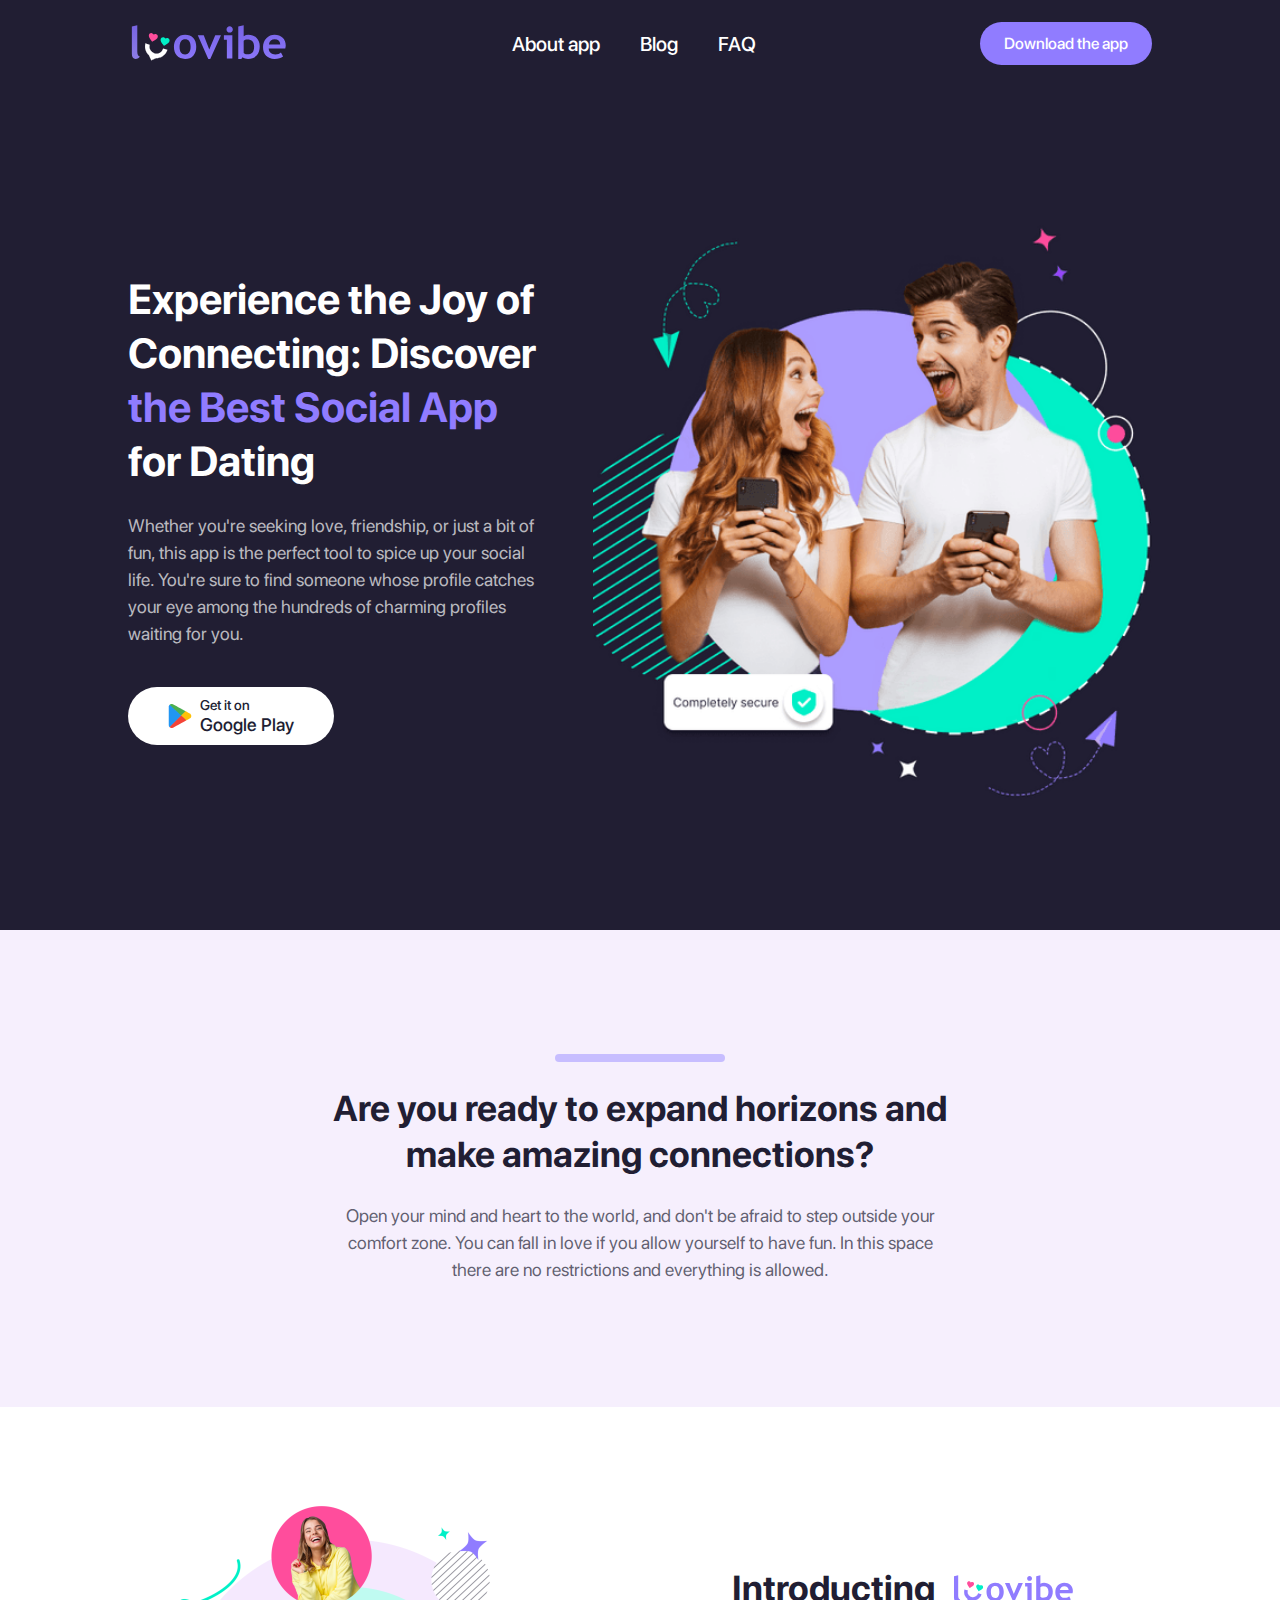
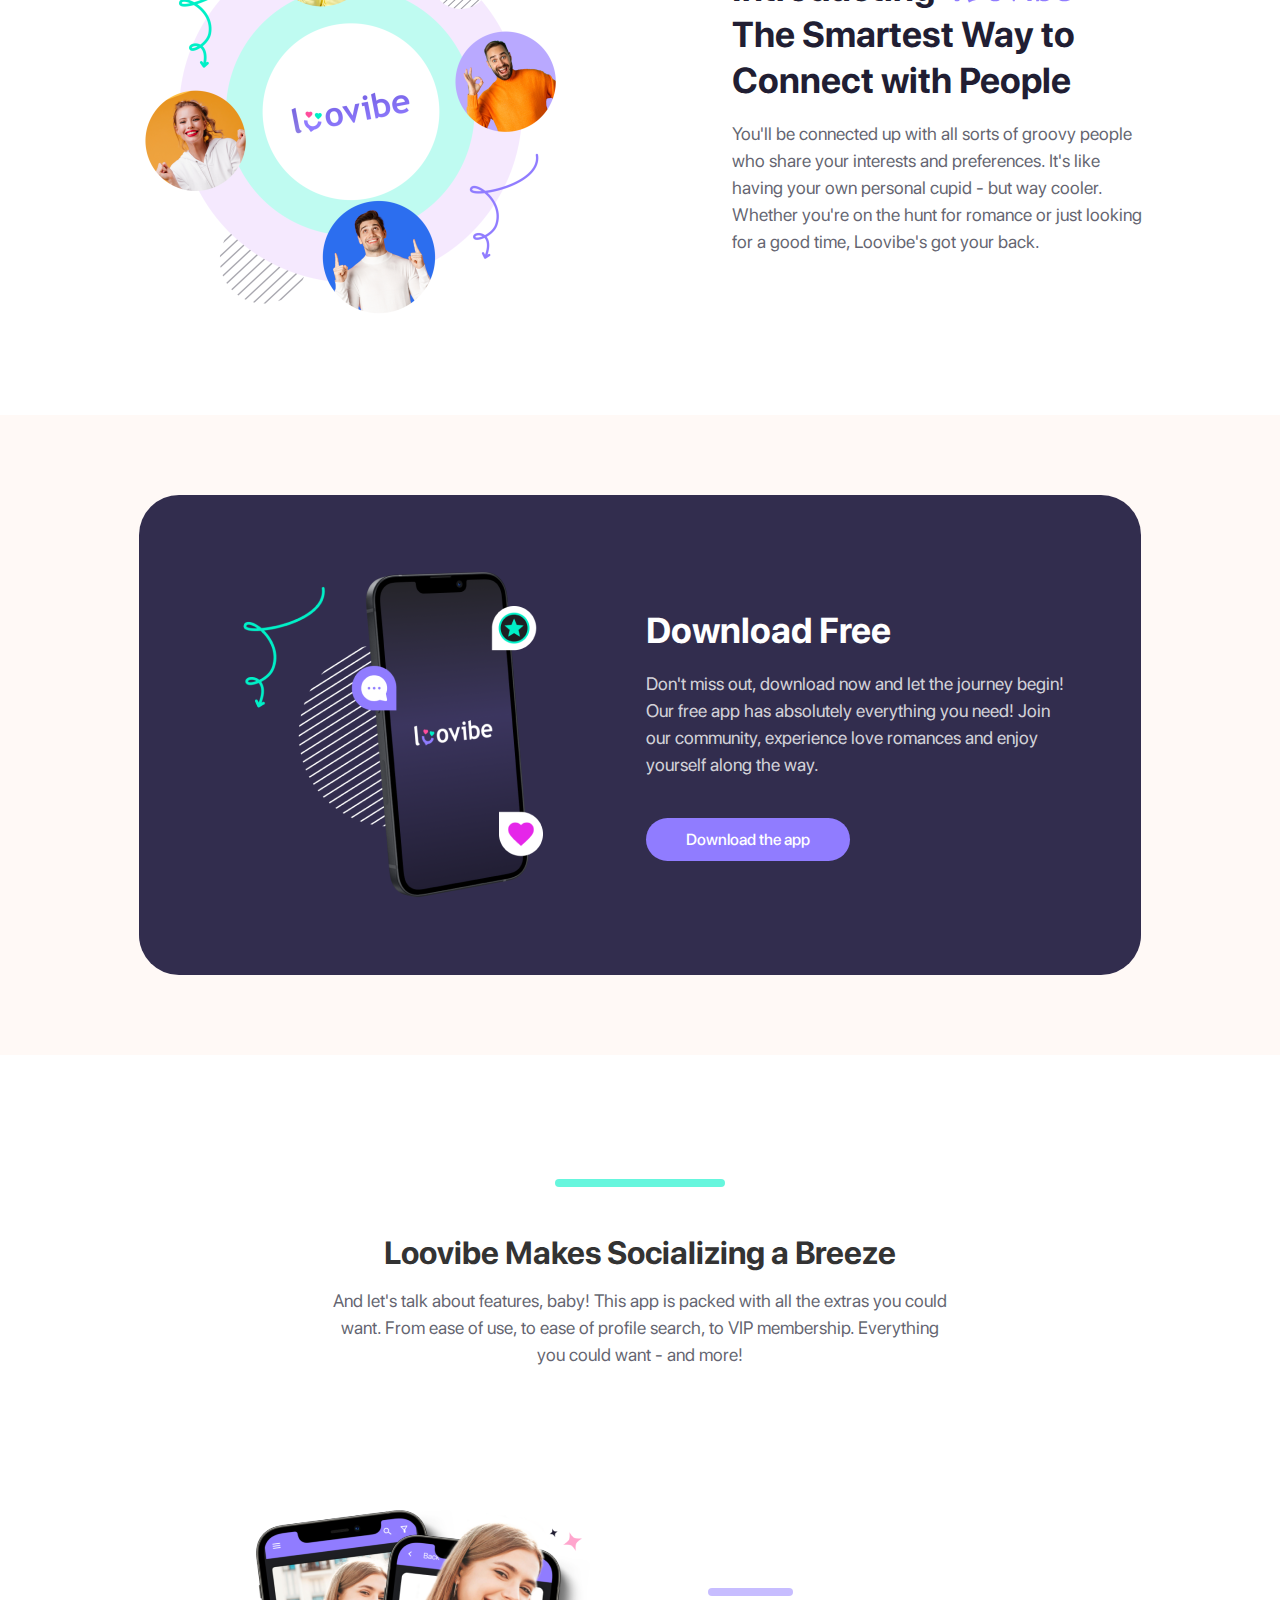
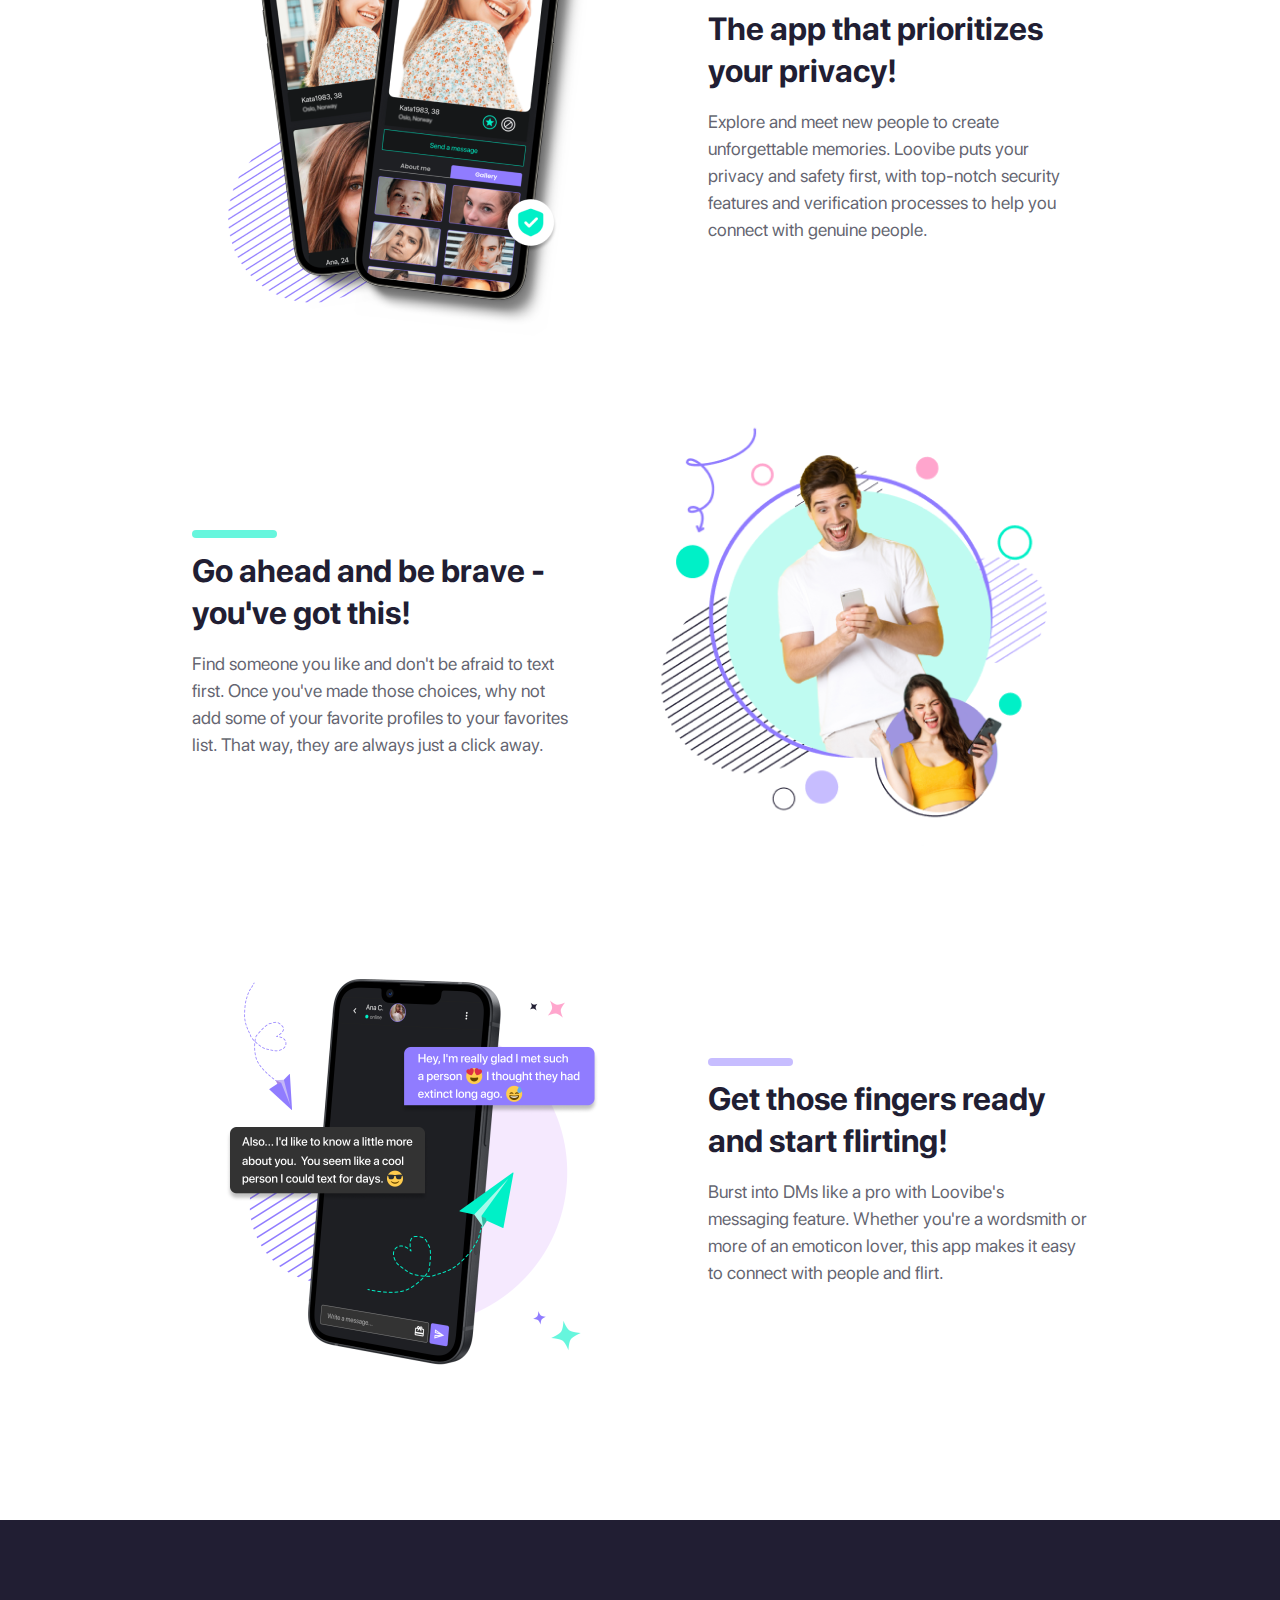
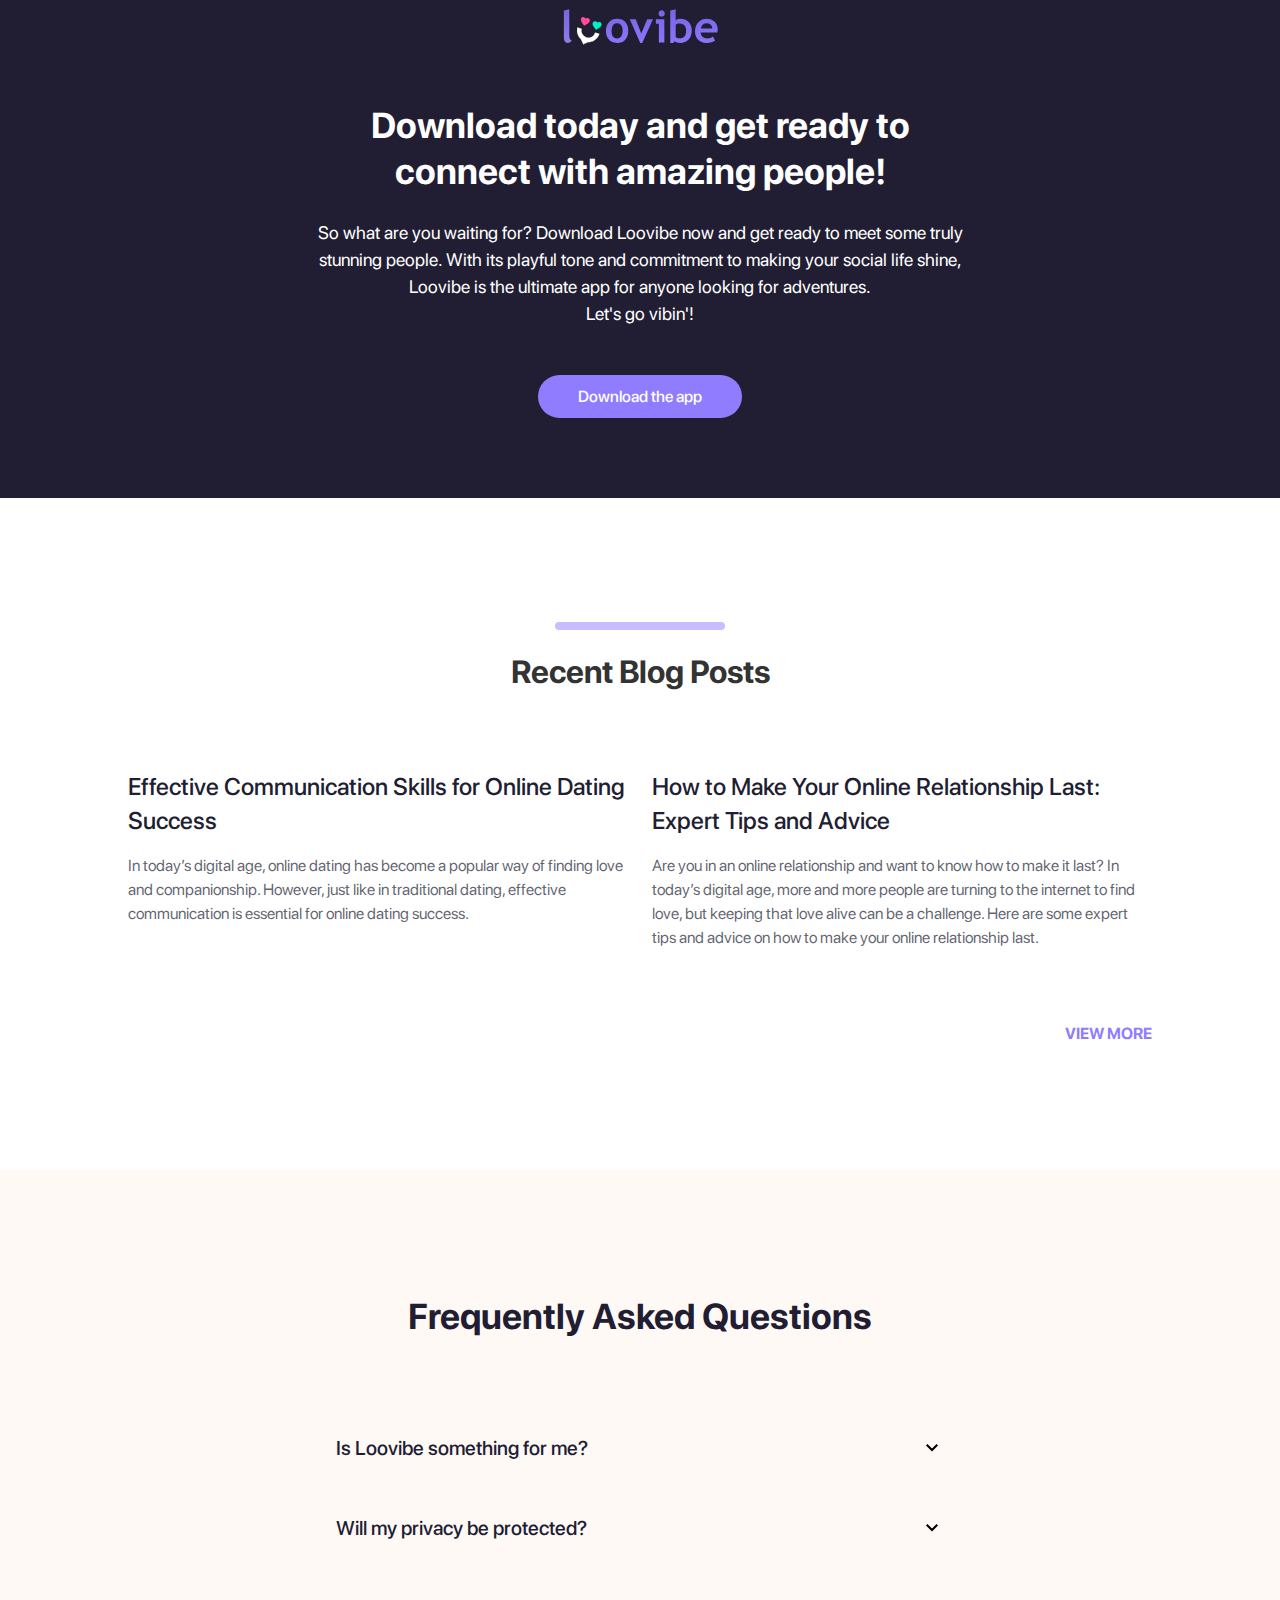
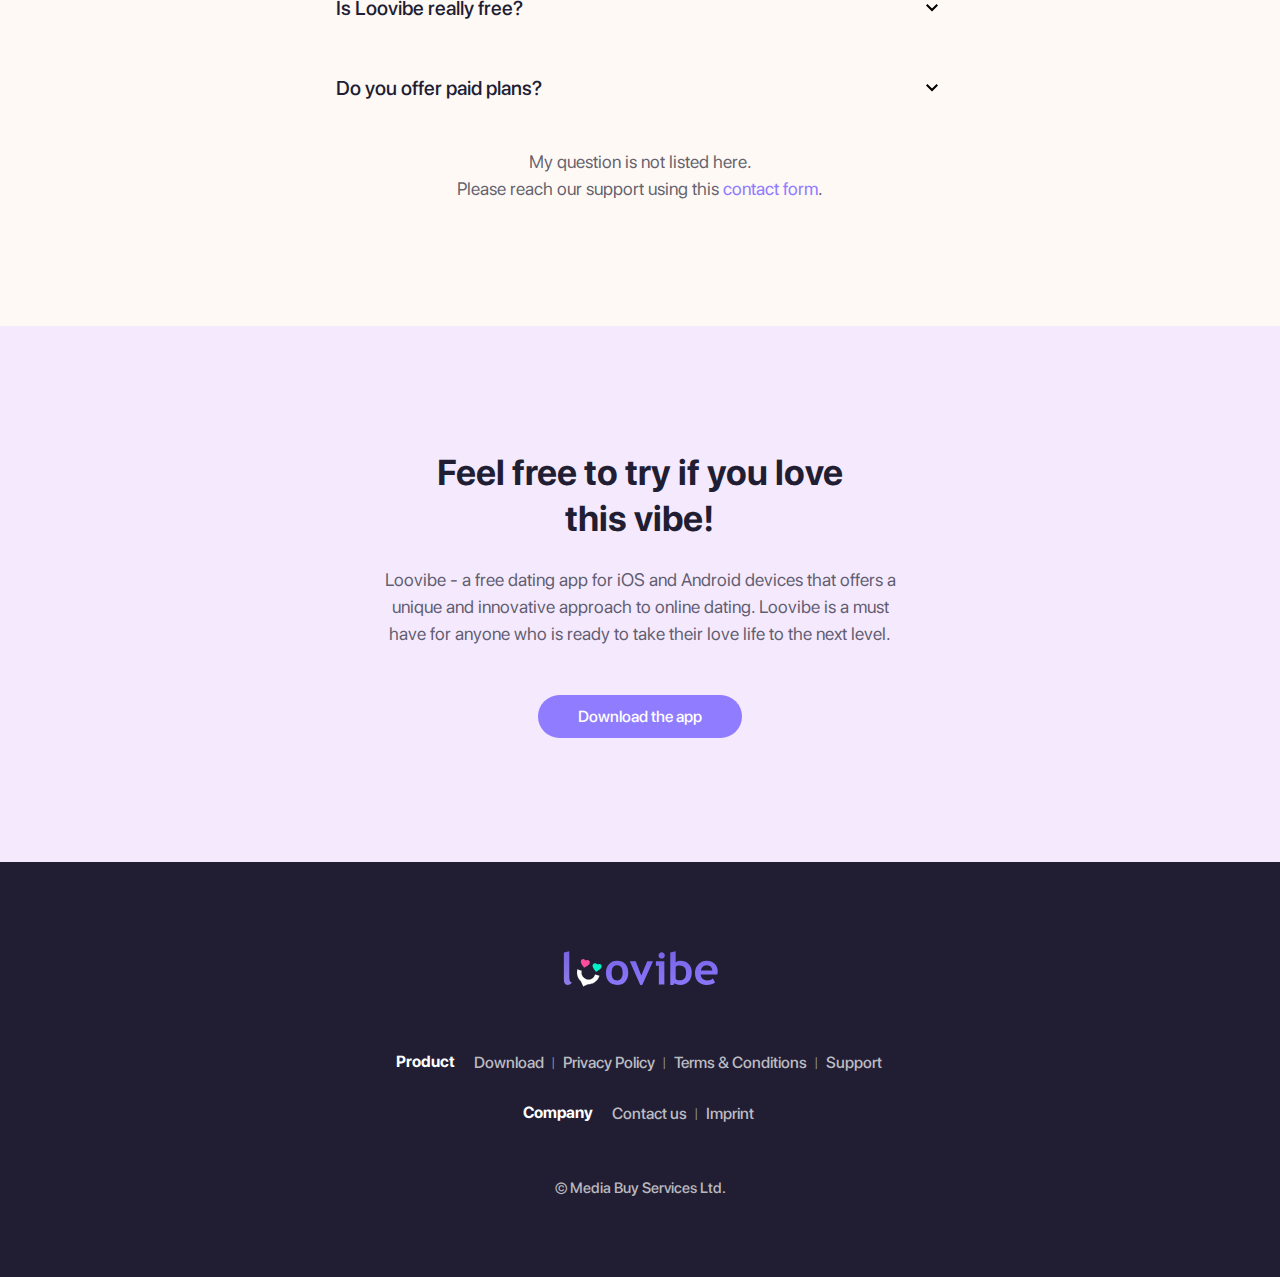
<file: index.html>
<!DOCTYPE html>


<html data-wf-page="641c3a6ebd36a17bdd7d5344" data-wf-site="641c3a6ebd36a1222f7d5343">
<head>
<meta charset="utf-8" />
<title>loovibe</title>
<meta content="width=device-width, initial-scale=1" name="viewport" />
<meta content="Webflow" name="generator" />
<link href="css/normalize.css" rel="stylesheet" type="text/css" />
<link href="css/webflow.css" rel="stylesheet" type="text/css" />
<link href="css/loovibe.webflow.css" rel="stylesheet" type="text/css" />
<!-- [if lt IE 9]><script src="https://cdnjs.cloudflare.com/ajax/libs/html5shiv/3.7.3/html5shiv.min.js" type="text/javascript"></script><![endif] -->
<script type="text/javascript">
      !(function (o, c) {
        var n = c.documentElement,
          t = ' w-mod-';
        (n.className += t + 'js'),
          ('ontouchstart' in o ||
            (o.DocumentTouch && c instanceof DocumentTouch)) &&
            (n.className += t + 'touch');
      })(window, document);
    </script>
<link href="images/favicon.ico" rel="shortcut icon" type="image/x-icon" />
<link href="images/webclip.png" rel="apple-touch-icon" />
</head>
<body class="body">
<div data-animation="default" class="nav_section w-nav" data-easing2="ease-out-quad" data-easing="ease-in-quad" data-collapse="medium" role="banner" data-no-scroll="1" data-duration="300" id="nav" data-doc-height="1">
<div class="nav_container">
<a href="index.html" aria-current="page" class="nav_logo w-nav-brand w--current"><img src="images/loovibe-logo.svg" loading="lazy" width="160" alt="loovibe-logo" class="nav_logoimg" /></a>
<nav role="navigation" class="nav_menu w-nav-menu">
<a href="#aboutapp" data-w-id="bc05e1d2-9b88-e75f-3259-f4c88f6879fb" class="nav_link w-nav-link">About app</a
          >
<a href="#blog" data-w-id="bc05e1d2-9b88-e75f-3259-f4c88f6879fd" class="nav_link w-nav-link">Blog</a
          >
<a href="#faq" data-w-id="bc05e1d2-9b88-e75f-3259-f4c88f6879ff" class="nav_link w-nav-link">FAQ</a
          >
</nav>
<a href="#" class="nav_cta w-button">Download the app</a>
<div data-w-id="bc05e1d2-9b88-e75f-3259-f4c88f687a01" class="nav_menubtn w-nav-button">
<img src="images/menu-icon.svg" loading="lazy" alt="burger-menu-icon" class="nav_menuicon" /><img src="images/close-icon.svg" loading="lazy" alt="close-icon" class="nav_menuclose" />
</div>
</div>
</div>
<section data-w-id="629a0a87-279d-8a51-fc5c-9bcc86206d7f" class="hero_section">
<div class="hero_container">
<div class="hero_col01">
<div class="hero_txtcont">
<h1 class="hero_h1">
Experience the Joy of Connecting: Discover
<span class="hero_h1_span">the Best Social App </span>for Dating
</h1>
<div class="hero_txt">
Whether you&#x27;re seeking love, friendship, or just a bit of
fun, this app is the perfect tool to spice up your social life.
You&#x27;re sure to find someone whose profile catches your eye
among the hundreds of charming profiles waiting for you.
</div>
</div>
<a href="#" class="hero_googlebtn w-inline-block">
<div class="hero_googlebtninner">
<img src="images/google-play-icon.png" loading="lazy" alt="google-play-icon" class="hero_googlebtnicon" />
<div class="hero_googlebtncont">
<div class="hero_googlebtntoptxt">Get it on</div>
<div class="hero_googlebtntxt">Google Play</div>
</div>
</div>
</a>
</div>
<div class="hero_col02">
<img src="images/hero-image.png" loading="lazy" sizes="(max-width: 479px) 100vw, (max-width: 767px) 85vw, (max-width: 991px) 480px, 34vw" srcset="
              images/hero-image-p-500.png 500w,
              images/hero-image.png       559w
            " alt="hero-image" class="hero_image" />
</div>
</div>
</section>
<div class="intro_section">
<div class="intro_container">
<div class="separator"></div>
<h2 class="intro_h2">
Are you ready to expand horizons and make amazing connections?
</h2>
<div class="intro_text">
Open your mind and heart to the world, and don&#x27;t be afraid to
step outside your comfort zone. You can fall in love if you allow
yourself to have fun. In this space there are no restrictions and
everything is allowed.
</div>
</div>
</div>
<section id="aboutapp" class="connect_section">
<div class="connect_container">
<div class="connect_col01">
<img src="images/mockup01.png" loading="lazy" alt="mockup01" class="connect_image" />
</div>
<div class="connect_col02">
<div class="connect_txtcont">
<div class="connect_h2topblock">
<h2 class="connect_h2">Introducting</h2>
<img src="images/loovibe-logo02.svg" loading="lazy" alt="loovibe-logo" class="connect_logo" />
</div>
<h2 class="connect_h2">The Smartest Way to Connect with People</h2>
</div>
<div class="connect_text">
You&#x27;ll be connected up with all sorts of groovy people who
share your interests and preferences. It&#x27;s like having your own
personal cupid - but way cooler. Whether you&#x27;re on the hunt for
romance or just looking for a good time, Loovibe&#x27;s got your
back.
</div>
</div>
</div>
</section>
<div class="download_section">
<div class="download_container">
<div class="download_col01">
<img src="images/mockup02.png" loading="lazy" alt="mockup02" class="download_image" />
</div>
<div class="download_col02">
<div class="download_txtcont">
<h2 class="download_h2">Download Free</h2>
<div class="download_txt">
Don&#x27;t miss out, download now and let the journey begin! Our
free app has absolutely everything you need! Join our community,
experience love romances and enjoy yourself along the way.
</div>
</div>
<a href="#" class="download_cta w-button">Download the app</a>
</div>
</div>
</div>
<div class="features_section">
<div class="features_topcontainer">
<div class="separator cyan"></div>
<div class="features_txtcont">
<h2 class="features_h2">Loovibe Makes Socializing a Breeze</h2>
<div class="features_text">
And let&#x27;s talk about features, baby! This app is packed with
all the extras you could want. From ease of use, to ease of profile
search, to VIP membership. Everything you could want - and more!
</div>
</div>
</div>
<div class="features_container">
<div class="profile_section">
<div class="profile_col01">
<img src="images/mockup03.png" loading="lazy" alt="mockup03" class="profile_image" />
</div>
<div class="profile_col02">
<div class="separator short"></div>
<div class="profile_textcont">
<h3 class="profile_h3">The app that prioritizes your privacy!</h3>
<div class="profile_text">
Explore and meet new people to create unforgettable memories.
Loovibe puts your privacy and safety first, with top-notch
security features and verification processes to help you connect
with genuine people.
</div>
</div>
</div>
</div>
<div class="favourites_section">
<div class="favourites_col01">
<div class="separator short cyan"></div>
<div class="favourites_textcont">
<h3 class="favourites_h3">
Go ahead and be brave -you&#x27;ve got this!
</h3>
<div class="profile_text">
Find someone you like and don&#x27;t be afraid to text first.
Once you&#x27;ve made those choices, why not add some of your
favorite profiles to your favorites list. That way, they are
always just a click away.
</div>
</div>
</div>
<div class="favourites_col02">
<img src="images/mockup04.png" loading="lazy" alt="mockup04" class="favourites_image" />
</div>
</div>
<div class="chat_section">
<div class="chat_col01">
<img src="images/mockup05.png" loading="lazy" alt="mockup05" class="chat_image" />
</div>
<div class="chat_col02">
<div class="separator short"></div>
<div class="chat_textcont">
<h3 class="chat_h3">
Get those fingers ready and start flirting!
</h3>
<div class="chat_text">
Burst into DMs like a pro with Loovibe&#x27;s messaging feature.
Whether you&#x27;re a wordsmith or more of an emoticon lover,
this app makes it easy to connect with people and flirt.
</div>
</div>
</div>
</div>
</div>
</div>
<div class="download02_section">
<div class="download02_container">
<img src="images/loovibe-logo.svg" loading="lazy" width="160" alt="loovibe-logo" class="download02_logoimg" />
<div class="download02_content">
<div class="download02_contentinner">
<h2 class="download02_h2">
Download today and get ready to connect with amazing people!
</h2>
<div class="download02_text">
So what are you waiting for? Download Loovibe now and get ready to
meet some truly stunning people. With its playful tone and
commitment to making your social life shine, Loovibe is the
ultimate app for anyone looking for adventures. <br/>Let&#x27;s
go vibin&#x27;!
</div>
</div>
<a href="#" class="download_cta w-button">Download the app</a>
</div>
</div>
</div>
<section id="blog" class="blog_section">
<div class="blog_topcontainer">
<div class="separator"></div>
<h2 class="blog_h2">Recent Blog Posts</h2>
</div>
<div class="blog_container">
<div class="blog_recent">
<div class="blog_post">
<a href="https://blog.loovibe.com/communication-skills-for-online-dating/?utm_source=https://loovibe.com" class="blog_imgholder w-inline-block">
<div class="blog_category">
<div class="blog_categorytext">Personal Growth</div>
</div>
<img src="https://blog.loovibe.com/wp-content/uploads/2023/04/1in4friends-texting-1-1-min_11zon.jpg" loading="lazy" sizes="(max-width: 479px) 100vw, (max-width: 558px) 91vw, (max-width: 767px) 508px, 39vw" class="blog_img" />

</a>
<div class="blog_infoblock">
<div class="blog_postinfo">
<a href="https://blog.loovibe.com/communication-skills-for-online-dating/?utm_source=https://loovibe.com" class="blog_posttitle">Effective Communication Skills for Online Dating Success ​</a
                >
<div class="blog_postdescription">
In today’s digital age, online dating has become a popular way
of finding love and companionship. However, just like in
traditional dating, effective communication is essential for
online dating success.
</div>
</div>
<div class="blog_writinginfo">

</div>
</div>
</div>
<div class="blog_post">
<a href="https://blog.loovibe.com/online-relationship-tips/?utm_source=https://loovibe.com" class="blog_imgholder w-inline-block">
<div class="blog_category cat2">
<div class="blog_categorytext cat2">Online Dating Advice</div>
</div>
<img src="https://blog.loovibe.com/wp-content/uploads/2023/04/2d812a19511cd31f91201c7281f9851c-1-min_11zon.jpg" loading="lazy" sizes="(max-width: 479px) 100vw, (max-width: 558px) 91vw, (max-width: 767px) 508px, 39vw" alt="blog-image" class="blog_img" />

</a>
<div class="blog_infoblock">
<div class="blog_postinfo">
<a href="https://blog.loovibe.com/online-relationship-tips/?utm_source=https://loovibe.com" class="blog_posttitle">How to Make Your Online Relationship Last: Expert Tips and
Advice</a
                >
<div class="blog_postdescription">
Are you in an online relationship and want to know how to make
it last? In today’s digital age, more and more people are
turning to the internet to find love, but keeping that love
alive can be a challenge. Here are some expert tips and advice
on how to make your online relationship last.
</div>
</div>
<div class="blog_writinginfo">

</div>
</div>
</div>
</div>
<div class="blog_bottomcontainer">
<a href="https://blog.loovibe.com/" class="blog_viewmore">View More</a
          >
</div>
</div>
</section>
<section id="faq" class="faq_section">
<div class="faq_container">
<h2 class="faq_h2">Frequently Asked Questions</h2>
<div class="faq_content">
<div class="faq_accordionitem">
<div data-w-id="cb8a6625-52f7-55cf-3844-a4502b5ee578" class="faq_accordionitemtrigger">
<div class="faq_accordiontitle">Is Loovibe something for me?</div>
<img src="images/more-icon.svg" loading="lazy" style="
                  -webkit-transform: translate3d(0, 0, 0) scale3d(1, 1, 1)
                    rotateX(0) rotateY(0) rotateZ(0deg) skew(0, 0);
                  -moz-transform: translate3d(0, 0, 0) scale3d(1, 1, 1)
                    rotateX(0) rotateY(0) rotateZ(0deg) skew(0, 0);
                  -ms-transform: translate3d(0, 0, 0) scale3d(1, 1, 1)
                    rotateX(0) rotateY(0) rotateZ(0deg) skew(0, 0);
                  transform: translate3d(0, 0, 0) scale3d(1, 1, 1) rotateX(0)
                    rotateY(0) rotateZ(0deg) skew(0, 0);
                " alt="more-less-icon" class="faq_accordionicon" />
</div>
<div style="height: 0px" class="faq_accordionitemcategory">
<div class="faq_accordionitemtext">
Are you tired of your mundane social life and looking for some
excitement? Look no further than Loovibe! With our app, you can
expand your social circle and experience the thrill of
flirtation without any obligations. Imagine meeting new people
and deciding together what your next step will be. Worried about
the cost? Registration is entirely free and gives you some free
coins to try out the app. And if you decide not to go further,
you can simply delete your profile - you have nothing to lose!
Don&#x27;t miss out on the opportunity to meet new people and
experience excitement. Register now and start exploring the
possibilities!
</div>
</div>
</div>
<div class="faq_accordionitem">
<div data-w-id="3a4e5a91-8314-db6e-c9ba-4a854ff11b45" class="faq_accordionitemtrigger">
<div class="faq_accordiontitle">
Will my privacy be protected?
</div>
<img src="images/more-icon.svg" loading="lazy" style="
                  -webkit-transform: translate3d(0, 0, 0) scale3d(1, 1, 1)
                    rotateX(0) rotateY(0) rotateZ(0deg) skew(0, 0);
                  -moz-transform: translate3d(0, 0, 0) scale3d(1, 1, 1)
                    rotateX(0) rotateY(0) rotateZ(0deg) skew(0, 0);
                  -ms-transform: translate3d(0, 0, 0) scale3d(1, 1, 1)
                    rotateX(0) rotateY(0) rotateZ(0deg) skew(0, 0);
                  transform: translate3d(0, 0, 0) scale3d(1, 1, 1) rotateX(0)
                    rotateY(0) rotateZ(0deg) skew(0, 0);
                " alt="more-less-icon" class="faq_accordionicon" />
</div>
<div style="height: 0px" class="faq_accordionitemcategory">
<div class="faq_accordionitemtext">
At Loovibe, your privacy and security are our top priorities.
Rest assured that all the information you provide to us is
protected and cannot be misused by other parties. We will not
use your data for commercial purposes or share it with third
parties. Only Loovibe can access your data, and we do so solely
for functional purposes related to the services of our site. Our
strict privacy and secrecy policies ensure that your data is
safe with us. So, you can enjoy the benefits of our app with
complete peace of mind. Join now and connect with like-minded
individuals without any privacy concerns!
</div>
</div>
</div>
<div class="faq_accordionitem">
<div data-w-id="9646d0c1-8380-aa60-569c-55b79234f111" class="faq_accordionitemtrigger">
<div class="faq_accordiontitle">Is Loovibe really free?</div>
<img src="images/more-icon.svg" loading="lazy" style="
                  -webkit-transform: translate3d(0, 0, 0) scale3d(1, 1, 1)
                    rotateX(0) rotateY(0) rotateZ(0deg) skew(0, 0);
                  -moz-transform: translate3d(0, 0, 0) scale3d(1, 1, 1)
                    rotateX(0) rotateY(0) rotateZ(0deg) skew(0, 0);
                  -ms-transform: translate3d(0, 0, 0) scale3d(1, 1, 1)
                    rotateX(0) rotateY(0) rotateZ(0deg) skew(0, 0);
                  transform: translate3d(0, 0, 0) scale3d(1, 1, 1) rotateX(0)
                    rotateY(0) rotateZ(0deg) skew(0, 0);
                " alt="more-less-icon" class="faq_accordionicon" />
</div>
<div style="height: 0px" class="faq_accordionitemcategory">
<div class="faq_accordionitemtext">
At Loovibe, we believe that meeting new people should be
accessible to everyone. That&#x27;s why our app registration is
entirely free and comes with some free coins to try out our app
and send messages. While using our app is free, you may run out
of coins and can&#x27;t send any more messages unless you top up
more coins. The good news is that coins can be earned by logging
in daily or can be bought directly on our app using Google Pay.
We also offer a subscription plan that provides additional VIP
features for those who want to enhance their experience.
However, please know that you can keep using our app without
paying a dime.
</div>
</div>
</div>
<div class="faq_accordionitem">
<div data-w-id="e6ae7832-9a5f-fc91-de48-1d8c7c3df5b2" class="faq_accordionitemtrigger">
<div class="faq_accordiontitle">Do you offer paid plans?</div>
<img src="images/more-icon.svg" loading="lazy" style="
                  -webkit-transform: translate3d(0, 0, 0) scale3d(1, 1, 1)
                    rotateX(0) rotateY(0) rotateZ(0deg) skew(0, 0);
                  -moz-transform: translate3d(0, 0, 0) scale3d(1, 1, 1)
                    rotateX(0) rotateY(0) rotateZ(0deg) skew(0, 0);
                  -ms-transform: translate3d(0, 0, 0) scale3d(1, 1, 1)
                    rotateX(0) rotateY(0) rotateZ(0deg) skew(0, 0);
                  transform: translate3d(0, 0, 0) scale3d(1, 1, 1) rotateX(0)
                    rotateY(0) rotateZ(0deg) skew(0, 0);
                " alt="more-less-icon" class="faq_accordionicon" />
</div>
<div style="height: 0px" class="faq_accordionitemcategory">
<div class="faq_accordionitemtext">
At Loovibe, we offer a free social chat app that lets you
connect with people. However, for those who want to take their
experience to the next level, we offer a premium membership
(VIP) with various benefits. For more information on the
exclusive perks of being a VIP member, please visit our premium
membership page within our app. Join Loovibe today and start
exploring the limitless possibilities!
</div>
</div>
</div>
<div class="faq_underaccordion">
My question is not listed here.<br/>Please reach our support using
this <a href="support.html" class="faq_link">contact form</a>.
</div>
</div>
</div>
</section>
<div class="tryfree_section">
<div class="tryfree_container">
<div class="tryfree_content">
<h2 class="tryfree_h2">Feel free to try if you love this vibe!</h2>
<div class="tryfree_text">
Loovibe - a free dating app for iOS and Android devices that offers
a unique and innovative approach to online dating. Loovibe is a must
have for anyone who is ready to take their love life to the next
level.
</div>
</div>
<a href="#" class="download_cta w-button">Download the app</a>
</div>
<img src="images/mockup06.png" loading="lazy" srcset="images/mockup06-p-500.png 500w, images/mockup06.png 638w" sizes="(max-width: 991px) 100vw, 460px" alt="mockup06" class="tryfree_image" />
</div>
<div class="footer_section">
<div class="footer_container">
<a href="index.html" aria-current="page" class="download02_logoimg w-inline-block w--current"><img src="images/loovibe-logo.svg" loading="lazy" width="160" alt="loovibe-logo" class="download02_logoimg" /></a>
<div class="footer_tos">
<div class="footer_productblock">
<div class="footer_tostext">Product</div>
<div class="footer_productinner">
<a href="#" class="footer_link">Download</a>
<div class="footer_linkseprator">|</div>
<a href="privacy.html" class="footer_link">Privacy Policy</a>
<div class="footer_linkseprator">|</div>
<a href="terms.html" class="footer_link">Terms &amp; Conditions</a
              >
<div class="footer_linkseprator">|</div>
<a href="support.html" class="footer_link">Support</a>
</div>
</div>
<div class="footer_productblock">
<div class="footer_tostext">Company</div>
<div class="footer_productinner">
<a href="contact.html" class="footer_link">Contact us</a>
<div class="footer_linkseprator">|</div>
<a href="imprint.html" class="footer_link">Imprint</a>
</div>
</div>
</div>
<div class="footer_copyright">© Media Buy Services Ltd.</div>
</div>
</div>
<a href="#nav" style="
        opacity: 0;
        -webkit-transform: translate3d(0, 500px, 0) scale3d(1, 1, 1) rotateX(0)
          rotateY(0) rotateZ(0) skew(0, 0);
        -moz-transform: translate3d(0, 500px, 0) scale3d(1, 1, 1) rotateX(0)
          rotateY(0) rotateZ(0) skew(0, 0);
        -ms-transform: translate3d(0, 500px, 0) scale3d(1, 1, 1) rotateX(0)
          rotateY(0) rotateZ(0) skew(0, 0);
        transform: translate3d(0, 500px, 0) scale3d(1, 1, 1) rotateX(0)
          rotateY(0) rotateZ(0) skew(0, 0);
      " class="scrolltotop_block w-inline-block"><img src="images/more-icon.svg" loading="lazy" alt="more-less-icon" class="scrolltotop_icon" /></a>
<div id="modal" style="
        -webkit-transform: translate3d(0, 500px, 0) scale3d(1, 1, 1) rotateX(0)
          rotateY(0) rotateZ(0) skew(0, 0);
        -moz-transform: translate3d(0, 500px, 0) scale3d(1, 1, 1) rotateX(0)
          rotateY(0) rotateZ(0) skew(0, 0);
        -ms-transform: translate3d(0, 500px, 0) scale3d(1, 1, 1) rotateX(0)
          rotateY(0) rotateZ(0) skew(0, 0);
        transform: translate3d(0, 500px, 0) scale3d(1, 1, 1) rotateX(0)
          rotateY(0) rotateZ(0) skew(0, 0);
        display: none;
      " class="cookie_bar">
<div class="cookie_text">
We use cookies to make our site work better. For more information,
please check our
<a href="#" data-w-id="9afa5213-35c0-133e-0913-5f9e02a175f1" class="cookie_link">Cookie Policy</a
        >
</div>
<img src="images/close-icon02.svg" loading="lazy" data-w-id="6d38db11-4a2e-62c0-aa4f-a21ce26b2fbb" id="close-modal" alt="close-icon" class="cookie_close" />
</div>
<div style="display: none" class="cookie_overlay">
<div class="cookie_modal">
<div class="cookie_modaltop">
<div class="cookie_modaltitle">
Use of Cookies and Comparable Technologies
</div>
<img src="images/close-icon02.svg" loading="lazy" data-w-id="e570c8a0-57df-6626-ae8e-699d32980c93" alt="close-icon" class="cookie_closemodal" />
</div>
<div class="cookie_modalbox">
<div class="cookie_modaltext">
In order to provide you with a better service and user experience,
most websites utilize cookies. Cookies are helpful techniques that
collect and utilize information to optimize the user experience.
They enable users to remain logged in on a website and ensure that
preferences, such as language and location settings, are saved.<br/><br/>Furthermore,
cookies ensure that your shopping basket remains updated during
online shopping. They also allow website owners to track user
activity and analyze which pages are being visited the most. While
some cookies may track online behavior, this is typically necessary
for advertisers to provide relevant ads and cover the costs of
maintaining the website. Overall, cookies play a crucial role in
enhancing the user experience of websites.<br/><br/>Please note
that cookies are stored on your computer and can be removed whenever
desired. This can be done through a few simple steps, which are
outlined in the user manual of your browser (click on one of the
links below to access the manual). It&#x27;s important to keep in
mind that some websites may require you to reset your preferences or
log in again after removing their cookies.
</div>
<div class="cookie_modalbrowsers">
<a href="https://support.google.com/chrome/answer/95647" target="_blank" class="cookie_modallink w-inline-block"><img src="images/chrome-icon.svg" loading="lazy" alt="chrome-icon" class="cookie_modalbrowsericon" /></a>
<a href="https://support.microsoft.com/en-us/microsoft-edge/delete-cookies-in-microsoft-edge-63947406-40ac-c3b8-57b9-2a946a29ae09" target="_blank" class="cookie_modallink w-inline-block"><img src="images/edge-icon.svg" loading="lazy" alt="edge-icon" class="cookie_modalbrowsericon" /></a>
<a href="https://support.mozilla.org/en-US/kb/cookies-information-websites-store-on-your-computer" target="_blank" class="cookie_modallink w-inline-block"><img src="images/firefox-icon.svg" loading="lazy" alt="firefox-icon" class="cookie_modalbrowsericon" /></a>
<a href="https://support.apple.com/sr-rs/guide/safari/sfri11471/mac" target="_blank" class="cookie_modallink w-inline-block"><img src="images/safari-icon.svg" loading="lazy" alt="safari-icon" class="cookie_modalbrowsericon" /></a>
</div>
<div class="cookie_modaltext">
It&#x27;s important to note that using cookies is a safe practice.
Cookies do not result in email or telemarketing activities as they
do not save your email address or phone number. Furthermore,
advertisers are unable to construct a profile linked to a specific
person through the use of cookies.
</div>
<a data-w-id="e5646a4d-a806-4cb4-6197-50e795d4041e" href="#" class="modal_cta w-button">Close this window and don&#x27;t show me again.</a
          >
</div>
</div>
</div>
<script src="https://d3e54v103j8qbb.cloudfront.net/js/jquery-3.5.1.min.dc5e7f18c8.js?site=641c3a6ebd36a1222f7d5343" type="text/javascript" integrity="sha256-9/aliU8dGd2tb6OSsuzixeV4y/faTqgFtohetphbbj0=" crossorigin="anonymous"></script>
<script src="js/webflow.js" type="text/javascript"></script>
<!-- [if lte IE 9]><script src="https://cdnjs.cloudflare.com/ajax/libs/placeholders/3.0.2/placeholders.min.js"></script><![endif] -->
<script>
      $(document).ready(function () {
        $('.nav_menubtn').click(function () {
          $('body').toggleClass('overflow__hidden');
        });
        $('.cookie_link').click(function () {
          $('body').toggleClass('overflow__hidden');
        });
        $('.nav_link').click(function () {
          $('body').removeClass('overflow__hidden');
        });
        $('.cookie_closemodal').click(function () {
          $('body').removeClass('overflow__hidden');
        });
        $('.modal_cta').click(function () {
          $('body').removeClass('overflow__hidden');
        });
      });
    </script>
</body>
</html>
</file>
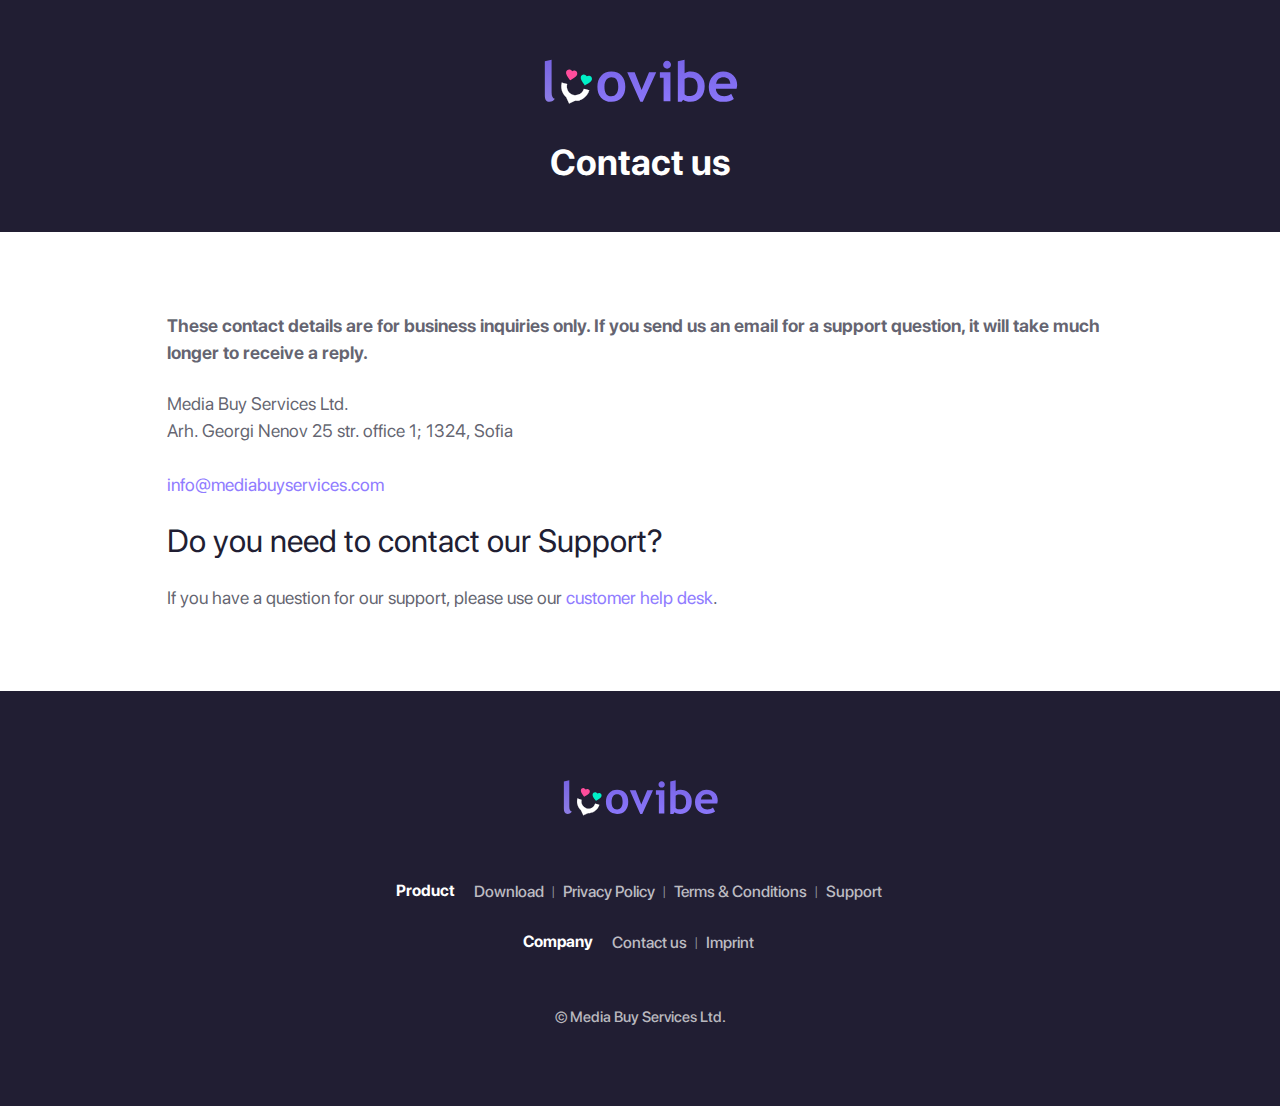
<file: contact.html>
<!DOCTYPE html><!--  This site was created in Webflow. https://www.webflow.com  -->
<!--  Last Published: Wed Apr 12 2023 08:12:07 GMT+0000 (Coordinated Universal Time)  -->
<html data-wf-page="64268d0ab527fab274962bfd" data-wf-site="641c3a6ebd36a1222f7d5343">
<head>
  <meta charset="utf-8">
  <title>Contact us</title>
  <meta content="Contact us" property="og:title">
  <meta content="Contact us" property="twitter:title">
  <meta content="width=device-width, initial-scale=1" name="viewport">
  <meta content="Webflow" name="generator">
  <link href="css/normalize.css" rel="stylesheet" type="text/css">
  <link href="css/webflow.css" rel="stylesheet" type="text/css">
  <link href="css/loovibe.webflow.css" rel="stylesheet" type="text/css">
  <!-- [if lt IE 9]><script src="https://cdnjs.cloudflare.com/ajax/libs/html5shiv/3.7.3/html5shiv.min.js" type="text/javascript"></script><![endif] -->
  <script type="text/javascript">!function(o,c){var n=c.documentElement,t=" w-mod-";n.className+=t+"js",("ontouchstart"in o||o.DocumentTouch&&c instanceof DocumentTouch)&&(n.className+=t+"touch")}(window,document);</script>
  <link href="images/favicon.ico" rel="shortcut icon" type="image/x-icon">
  <link href="images/webclip.png" rel="apple-touch-icon">
</head>
<body class="body">
  <section id="header" data-w-id="be7be3ff-0f0b-4656-3fff-ba8595ba6999" class="tosheader_section">
    <div class="tosheader_container">
      <a href="index.html" class="tosheader_logo w-inline-block"><img src="images/loovibe-logo.svg" loading="lazy" alt="loovibe-logo" class="tosheader_logo"></a>
      <h1 class="tosheader_h1">Contact us</h1>
    </div>
  </section>
  <div class="tosmain_container">
    <div class="tosmain_section">
      <div class="tosmain_text"><strong>These contact details are for business inquiries only. If you send us an email for a support question, it will take much longer to receive a reply.</strong></div>
      <div class="tosmain_text">Media Buy Services Ltd.<br>Arh. Georgi Nenov 25 str. office 1; 1324, Sofia<br><br>‍<a href="mailto:info@mediabuyservices.com" class="tosmain_link">info@mediabuyservices.com<br></a>
      </div>
      <div class="tosmain_h2">Do you need to contact our Support?<a href="mailto:info@mediabuyservices.com" class="tosmain_link"><br></a>
      </div>
      <div class="tosmain_text">If you have a question for our support, please use our <a href="support.html" class="tosmain_link">customer help desk</a>.<a href="mailto:info@mediabuyservices.com" class="tosmain_link"><br></a>
      </div>
    </div>
  </div>
  <div class="footer_section">
    <div class="footer_container">
      <a href="index.html" class="download02_logoimg w-inline-block"><img src="images/loovibe-logo.svg" loading="lazy" width="160" alt="loovibe-logo" class="download02_logoimg"></a>
      <div class="footer_tos">
        <div class="footer_productblock">
          <div class="footer_tostext">Product</div>
          <div class="footer_productinner">
            <a href="#" class="footer_link">Download</a>
            <div class="footer_linkseprator">|</div>
            <a href="privacy.html" class="footer_link">Privacy Policy</a>
            <div class="footer_linkseprator">|</div>
            <a href="terms.html" class="footer_link">Terms &amp; Conditions</a>
            <div class="footer_linkseprator">|</div>
            <a href="support.html" class="footer_link">Support</a>
          </div>
        </div>
        <div class="footer_productblock">
          <div class="footer_tostext">Company</div>
          <div class="footer_productinner">
            <a href="contact.html" aria-current="page" class="footer_link w--current">Contact us</a>
            <div class="footer_linkseprator">|</div>
            <a href="imprint.html" class="footer_link">Imprint</a>
          </div>
        </div>
      </div>
      <div class="footer_copyright">© Media Buy Services Ltd.</div>
    </div>
  </div>
  <a href="#header" data-w-id="6c3f037e-22c1-47b3-44a5-5e022b018c42" style="-webkit-transform:translate3d(0, 500px, 0) scale3d(1, 1, 1) rotateX(0) rotateY(0) rotateZ(0) skew(0, 0);-moz-transform:translate3d(0, 500px, 0) scale3d(1, 1, 1) rotateX(0) rotateY(0) rotateZ(0) skew(0, 0);-ms-transform:translate3d(0, 500px, 0) scale3d(1, 1, 1) rotateX(0) rotateY(0) rotateZ(0) skew(0, 0);transform:translate3d(0, 500px, 0) scale3d(1, 1, 1) rotateX(0) rotateY(0) rotateZ(0) skew(0, 0);opacity:0" class="tos_scrolltotop_block w-inline-block"><img src="images/more-icon.svg" loading="lazy" alt="more-less-icon" class="scrolltotop_icon"></a>
  <div class="cookie_bar">
    <div class="cookie_text">We use cookies to make our site work better. For more information, please check our <a href="#" data-w-id="b9b47f28-4baa-9bec-c128-6c5677132bdf" class="cookie_link">Cookie Policy</a>
    </div><img src="images/close-icon02.svg" loading="lazy" data-w-id="b9b47f28-4baa-9bec-c128-6c5677132be1" alt="close-icon" class="cookie_close">
  </div>
  <div style="display:none" class="cookie_overlay">
    <div class="cookie_modal">
      <div class="cookie_modaltop">
        <div class="cookie_modaltitle">Use of Cookies and Comparable Technologies</div><img src="images/close-icon02.svg" loading="lazy" data-w-id="acf6b8d2-7094-685e-e6a5-efcccc7828b7" alt="close-icon" class="cookie_closemodal">
      </div>
      <div class="cookie_modalbox">
        <div class="cookie_modaltext">In order to provide you with a better service and user experience, most websites utilize cookies. Cookies are helpful techniques that collect and utilize information to optimize the user experience. They enable users to remain logged in on a website and ensure that preferences, such as language and location settings, are saved.<br><br>Furthermore, cookies ensure that your shopping basket remains updated during online shopping. They also allow website owners to track user activity and analyze which pages are being visited the most. While some cookies may track online behavior, this is typically necessary for advertisers to provide relevant ads and cover the costs of maintaining the website. Overall, cookies play a crucial role in enhancing the user experience of websites.<br><br>Please note that cookies are stored on your computer and can be removed whenever desired. This can be done through a few simple steps, which are outlined in the user manual of your browser (click on one of the links below to access the manual). It&#x27;s important to keep in mind that some websites may require you to reset your preferences or log in again after removing their cookies.</div>
        <div class="cookie_modalbrowsers">
          <a href="https://support.google.com/chrome/answer/95647" target="_blank" class="cookie_modallink w-inline-block"><img src="images/chrome-icon.svg" loading="lazy" alt="chrome-icon" class="cookie_modalbrowsericon"></a>
          <a href="https://support.microsoft.com/en-us/microsoft-edge/delete-cookies-in-microsoft-edge-63947406-40ac-c3b8-57b9-2a946a29ae09" target="_blank" class="cookie_modallink w-inline-block"><img src="images/edge-icon.svg" loading="lazy" alt="edge-icon" class="cookie_modalbrowsericon"></a>
          <a href="https://support.mozilla.org/en-US/kb/cookies-information-websites-store-on-your-computer" target="_blank" class="cookie_modallink w-inline-block"><img src="images/firefox-icon.svg" loading="lazy" alt="firefox-icon" class="cookie_modalbrowsericon"></a>
          <a href="https://support.apple.com/sr-rs/guide/safari/sfri11471/mac" target="_blank" class="cookie_modallink w-inline-block"><img src="images/safari-icon.svg" loading="lazy" alt="safari-icon" class="cookie_modalbrowsericon"></a>
        </div>
        <div class="cookie_modaltext">It&#x27;s important to note that using cookies is a safe practice. Cookies do not result in email or telemarketing activities as they do not save your email address or phone number. Furthermore, advertisers are unable to construct a profile linked to a specific person through the use of cookies.</div>
        <a data-w-id="acf6b8d2-7094-685e-e6a5-efcccc7828cc" href="#" class="modal_cta w-button">Close this window and don&#x27;t show me again.</a>
      </div>
    </div>
  </div>
  <script src="https://d3e54v103j8qbb.cloudfront.net/js/jquery-3.5.1.min.dc5e7f18c8.js?site=641c3a6ebd36a1222f7d5343" type="text/javascript" integrity="sha256-9/aliU8dGd2tb6OSsuzixeV4y/faTqgFtohetphbbj0=" crossorigin="anonymous"></script>
  <script src="js/webflow.js" type="text/javascript"></script>
  <!-- [if lte IE 9]><script src="https://cdnjs.cloudflare.com/ajax/libs/placeholders/3.0.2/placeholders.min.js"></script><![endif] -->
</body>
</html>
</file>
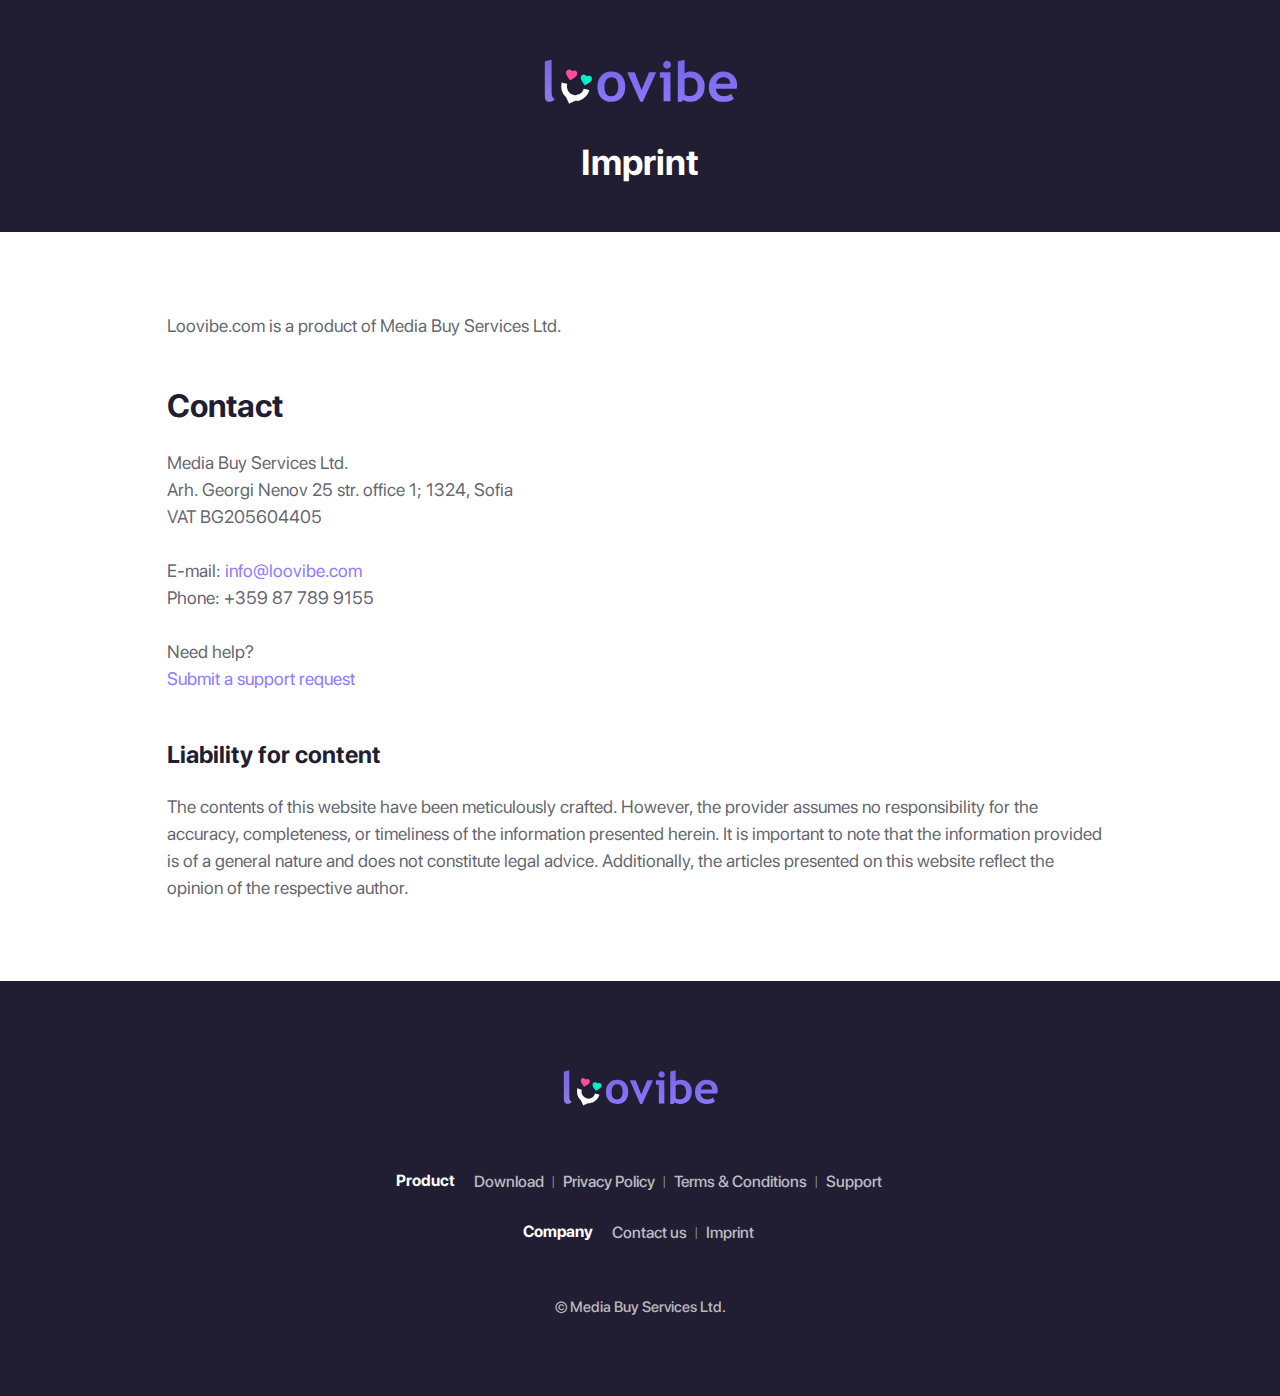
<file: imprint.html>
<!DOCTYPE html><!--  This site was created in Webflow. https://www.webflow.com  -->
<!--  Last Published: Wed Apr 12 2023 08:12:07 GMT+0000 (Coordinated Universal Time)  -->
<html data-wf-page="6426894a3cee5afd6137ac87" data-wf-site="641c3a6ebd36a1222f7d5343">
<head>
  <meta charset="utf-8">
  <title>Imprint</title>
  <meta content="Imprint" property="og:title">
  <meta content="Imprint" property="twitter:title">
  <meta content="width=device-width, initial-scale=1" name="viewport">
  <meta content="Webflow" name="generator">
  <link href="css/normalize.css" rel="stylesheet" type="text/css">
  <link href="css/webflow.css" rel="stylesheet" type="text/css">
  <link href="css/loovibe.webflow.css" rel="stylesheet" type="text/css">
  <!-- [if lt IE 9]><script src="https://cdnjs.cloudflare.com/ajax/libs/html5shiv/3.7.3/html5shiv.min.js" type="text/javascript"></script><![endif] -->
  <script type="text/javascript">!function(o,c){var n=c.documentElement,t=" w-mod-";n.className+=t+"js",("ontouchstart"in o||o.DocumentTouch&&c instanceof DocumentTouch)&&(n.className+=t+"touch")}(window,document);</script>
  <link href="images/favicon.ico" rel="shortcut icon" type="image/x-icon">
  <link href="images/webclip.png" rel="apple-touch-icon">
</head>
<body class="body">
  <section id="header" data-w-id="be7be3ff-0f0b-4656-3fff-ba8595ba6999" class="tosheader_section">
    <div class="tosheader_container">
      <a href="index.html" class="tosheader_logo w-inline-block"><img src="images/loovibe-logo.svg" loading="lazy" alt="loovibe-logo" class="tosheader_logo"></a>
      <h1 class="tosheader_h1">Imprint</h1>
    </div>
  </section>
  <div class="tosmain_container">
    <div class="tosmain_section">
      <div class="tosmain_text">Loovibe.com is a product of Media Buy Services Ltd.</div>
    </div>
    <div class="tosmain_section">
      <h2 class="tosmain_h2">Contact</h2>
      <div class="tosmain_text">Media Buy Services Ltd.<br>Arh. Georgi Nenov 25 str. office 1; 1324, Sofia<br>VAT BG205604405<br><br>E-mail: <a href="mailto:info@loovibe.com" class="tosmain_link">info@loovibe.com<br>‍</a>Phone: +359 87 789 9155<br><br>Need help?<br>
        <a href="support.html" class="tosmain_link">Submit a support request</a>
      </div>
    </div>
    <div class="tosmain_section">
      <h3 class="tosmain_h3">Liability for content</h3>
      <div class="tosmain_text">The contents of this website have been meticulously crafted. However, the provider assumes no responsibility for the accuracy, completeness, or timeliness of the information presented herein. It is important to note that the information provided is of a general nature and does not constitute legal advice. Additionally, the articles presented on this website reflect the opinion of the respective author.</div>
    </div>
  </div>
  <div class="footer_section">
    <div class="footer_container">
      <a href="index.html" class="download02_logoimg w-inline-block"><img src="images/loovibe-logo.svg" loading="lazy" width="160" alt="loovibe-logo" class="download02_logoimg"></a>
      <div class="footer_tos">
        <div class="footer_productblock">
          <div class="footer_tostext">Product</div>
          <div class="footer_productinner">
            <a href="#" class="footer_link">Download</a>
            <div class="footer_linkseprator">|</div>
            <a href="privacy.html" class="footer_link">Privacy Policy</a>
            <div class="footer_linkseprator">|</div>
            <a href="terms.html" class="footer_link">Terms &amp; Conditions</a>
            <div class="footer_linkseprator">|</div>
            <a href="support.html" class="footer_link">Support</a>
          </div>
        </div>
        <div class="footer_productblock">
          <div class="footer_tostext">Company</div>
          <div class="footer_productinner">
            <a href="contact.html" class="footer_link">Contact us</a>
            <div class="footer_linkseprator">|</div>
            <a href="imprint.html" aria-current="page" class="footer_link w--current">Imprint</a>
          </div>
        </div>
      </div>
      <div class="footer_copyright">© Media Buy Services Ltd.</div>
    </div>
  </div>
  <a href="#header" data-w-id="6c3f037e-22c1-47b3-44a5-5e022b018c42" style="-webkit-transform:translate3d(0, 500px, 0) scale3d(1, 1, 1) rotateX(0) rotateY(0) rotateZ(0) skew(0, 0);-moz-transform:translate3d(0, 500px, 0) scale3d(1, 1, 1) rotateX(0) rotateY(0) rotateZ(0) skew(0, 0);-ms-transform:translate3d(0, 500px, 0) scale3d(1, 1, 1) rotateX(0) rotateY(0) rotateZ(0) skew(0, 0);transform:translate3d(0, 500px, 0) scale3d(1, 1, 1) rotateX(0) rotateY(0) rotateZ(0) skew(0, 0);opacity:0" class="tos_scrolltotop_block w-inline-block"><img src="images/more-icon.svg" loading="lazy" alt="more-less-icon" class="scrolltotop_icon"></a>
  <div class="cookie_bar">
    <div class="cookie_text">We use cookies to make our site work better. For more information, please check our <a href="#" data-w-id="e74eb390-51ea-bb69-0349-c741f8da6159" class="cookie_link">Cookie Policy</a>
    </div><img src="images/close-icon02.svg" loading="lazy" data-w-id="e74eb390-51ea-bb69-0349-c741f8da615b" alt="close-icon" class="cookie_close">
  </div>
  <div style="display:none" class="cookie_overlay">
    <div class="cookie_modal">
      <div class="cookie_modaltop">
        <div class="cookie_modaltitle">Use of Cookies and Comparable Technologies</div><img src="images/close-icon02.svg" loading="lazy" data-w-id="c90f9509-04e8-098c-05fd-3c19532a16f3" alt="close-icon" class="cookie_closemodal">
      </div>
      <div class="cookie_modalbox">
        <div class="cookie_modaltext">In order to provide you with a better service and user experience, most websites utilize cookies. Cookies are helpful techniques that collect and utilize information to optimize the user experience. They enable users to remain logged in on a website and ensure that preferences, such as language and location settings, are saved.<br><br>Furthermore, cookies ensure that your shopping basket remains updated during online shopping. They also allow website owners to track user activity and analyze which pages are being visited the most. While some cookies may track online behavior, this is typically necessary for advertisers to provide relevant ads and cover the costs of maintaining the website. Overall, cookies play a crucial role in enhancing the user experience of websites.<br><br>Please note that cookies are stored on your computer and can be removed whenever desired. This can be done through a few simple steps, which are outlined in the user manual of your browser (click on one of the links below to access the manual). It&#x27;s important to keep in mind that some websites may require you to reset your preferences or log in again after removing their cookies.</div>
        <div class="cookie_modalbrowsers">
          <a href="https://support.google.com/chrome/answer/95647" target="_blank" class="cookie_modallink w-inline-block"><img src="images/chrome-icon.svg" loading="lazy" alt="chrome-icon" class="cookie_modalbrowsericon"></a>
          <a href="https://support.microsoft.com/en-us/microsoft-edge/delete-cookies-in-microsoft-edge-63947406-40ac-c3b8-57b9-2a946a29ae09" target="_blank" class="cookie_modallink w-inline-block"><img src="images/edge-icon.svg" loading="lazy" alt="edge-icon" class="cookie_modalbrowsericon"></a>
          <a href="https://support.mozilla.org/en-US/kb/cookies-information-websites-store-on-your-computer" target="_blank" class="cookie_modallink w-inline-block"><img src="images/firefox-icon.svg" loading="lazy" alt="firefox-icon" class="cookie_modalbrowsericon"></a>
          <a href="https://support.apple.com/sr-rs/guide/safari/sfri11471/mac" target="_blank" class="cookie_modallink w-inline-block"><img src="images/safari-icon.svg" loading="lazy" alt="safari-icon" class="cookie_modalbrowsericon"></a>
        </div>
        <div class="cookie_modaltext">It&#x27;s important to note that using cookies is a safe practice. Cookies do not result in email or telemarketing activities as they do not save your email address or phone number. Furthermore, advertisers are unable to construct a profile linked to a specific person through the use of cookies.</div>
        <a data-w-id="c90f9509-04e8-098c-05fd-3c19532a1708" href="#" class="modal_cta w-button">Close this window and don&#x27;t show me again.</a>
      </div>
    </div>
  </div>
  <script src="https://d3e54v103j8qbb.cloudfront.net/js/jquery-3.5.1.min.dc5e7f18c8.js?site=641c3a6ebd36a1222f7d5343" type="text/javascript" integrity="sha256-9/aliU8dGd2tb6OSsuzixeV4y/faTqgFtohetphbbj0=" crossorigin="anonymous"></script>
  <script src="js/webflow.js" type="text/javascript"></script>
  <!-- [if lte IE 9]><script src="https://cdnjs.cloudflare.com/ajax/libs/placeholders/3.0.2/placeholders.min.js"></script><![endif] -->
</body>
</html>
</file>
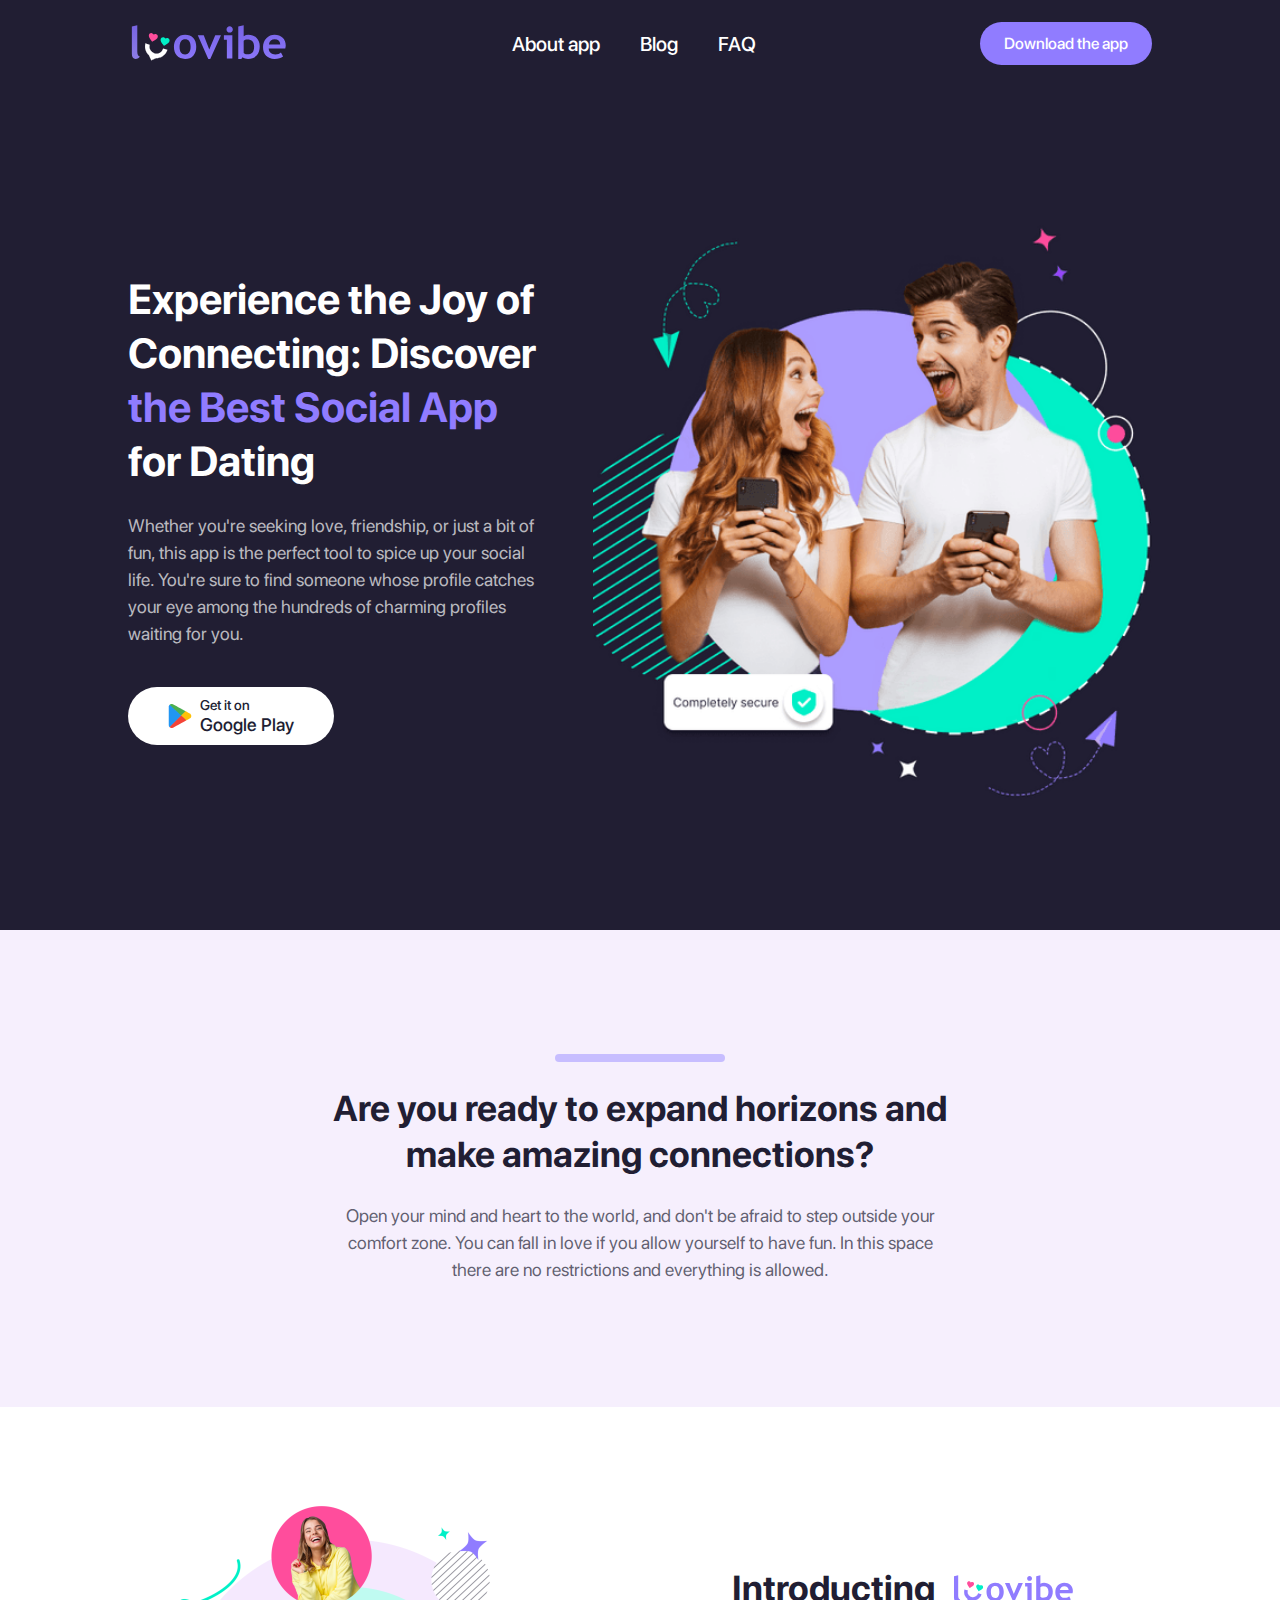
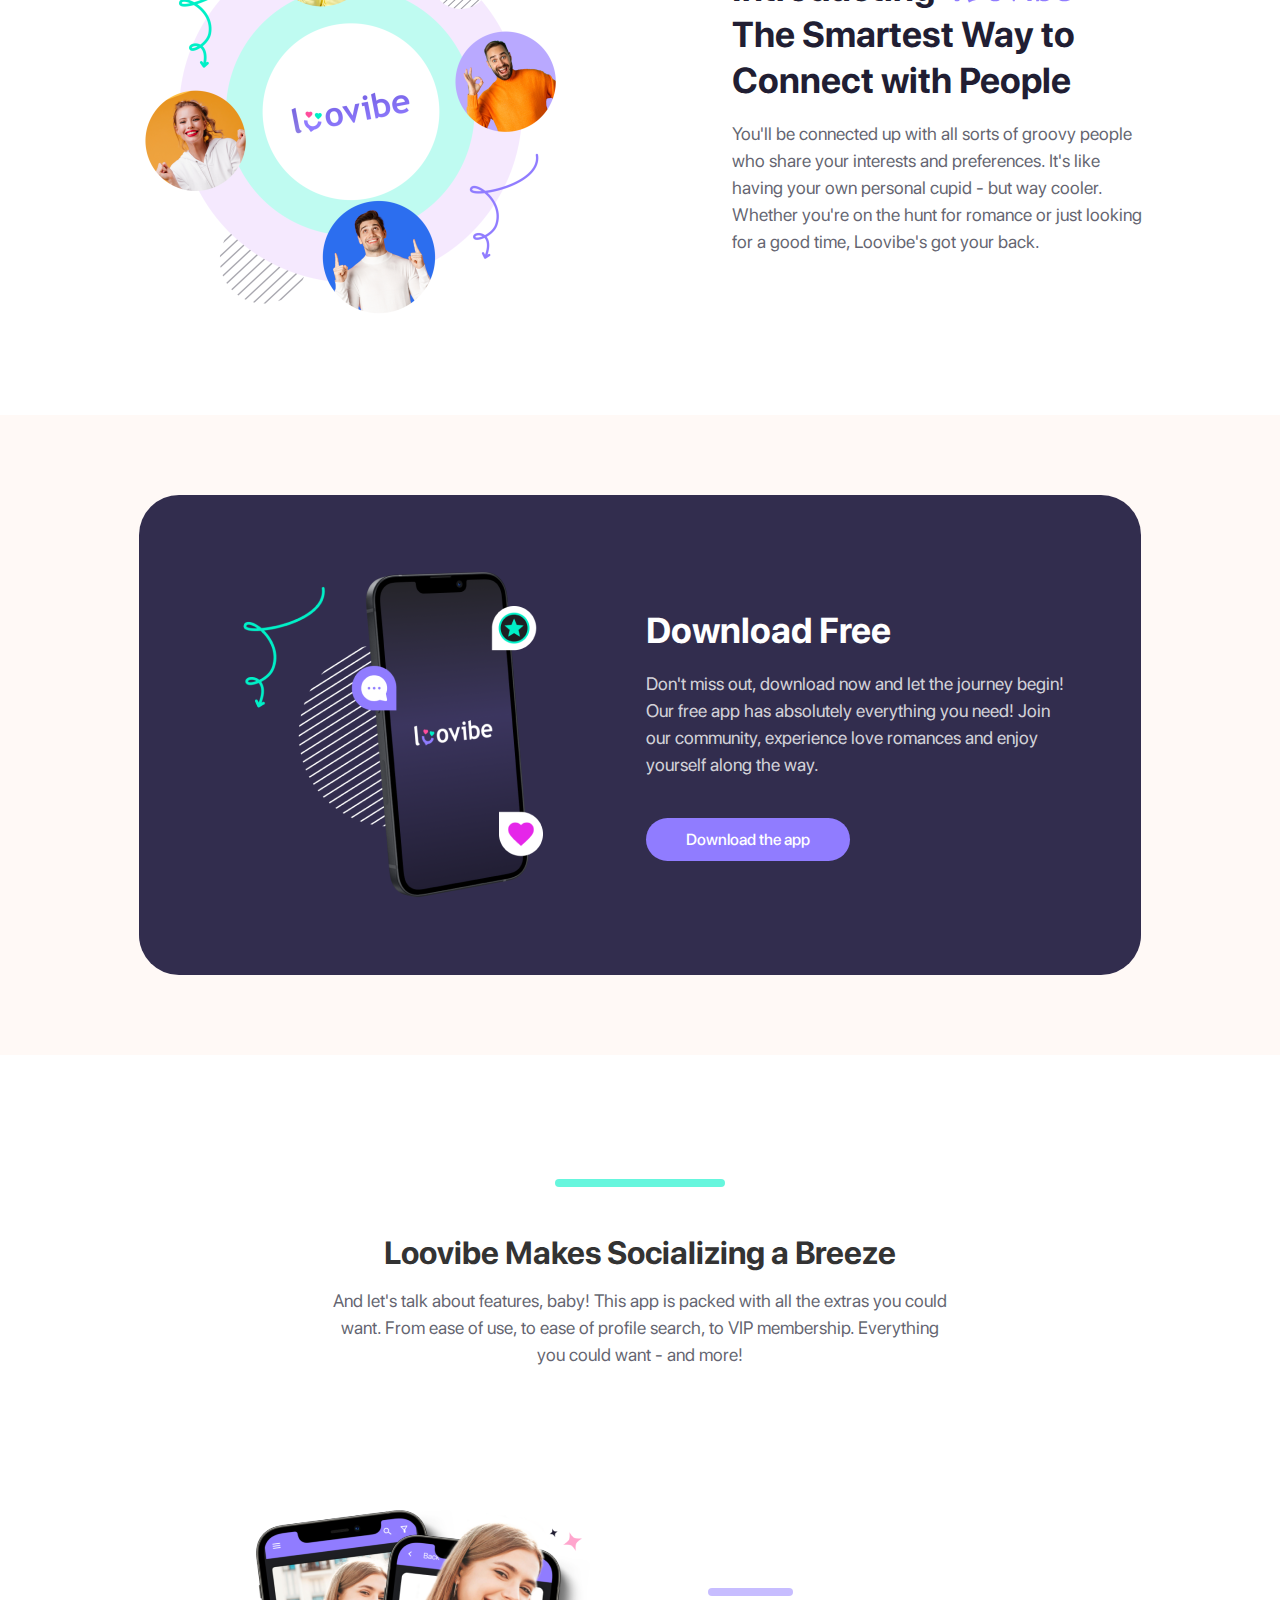
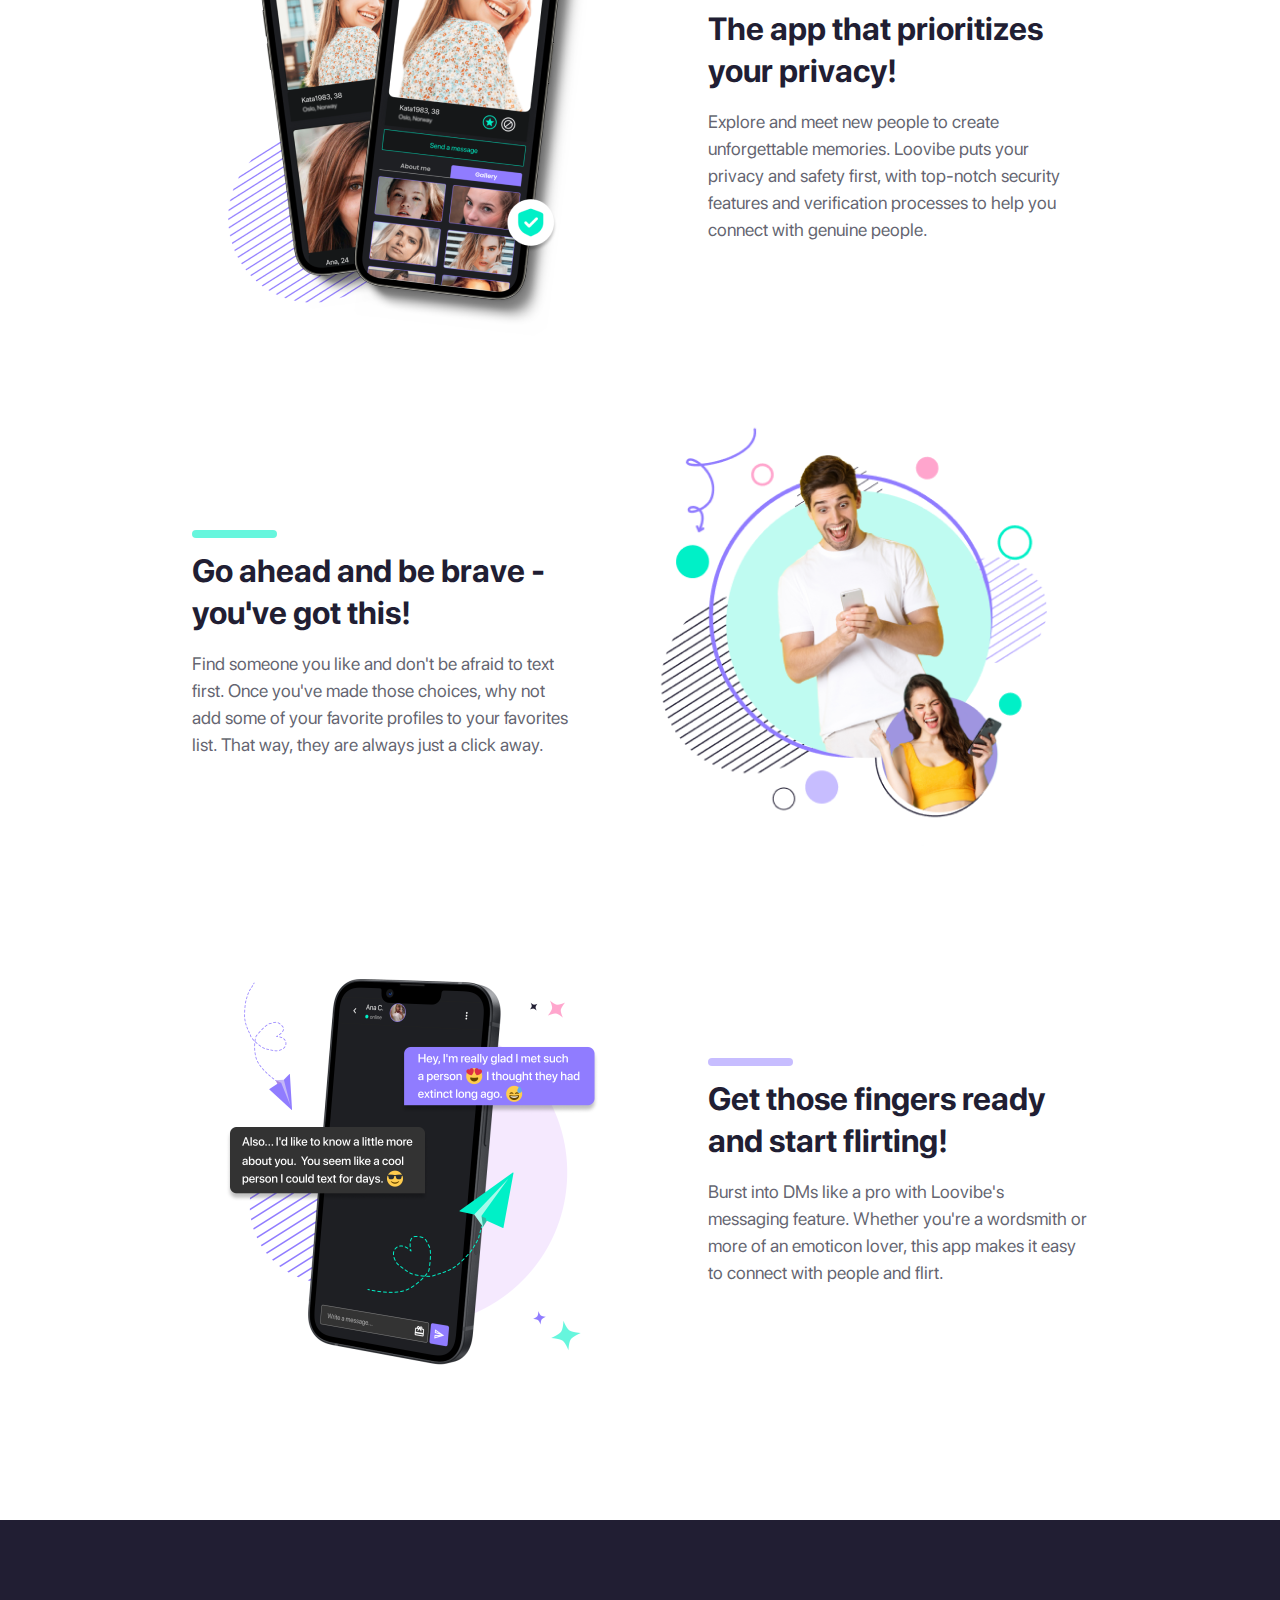
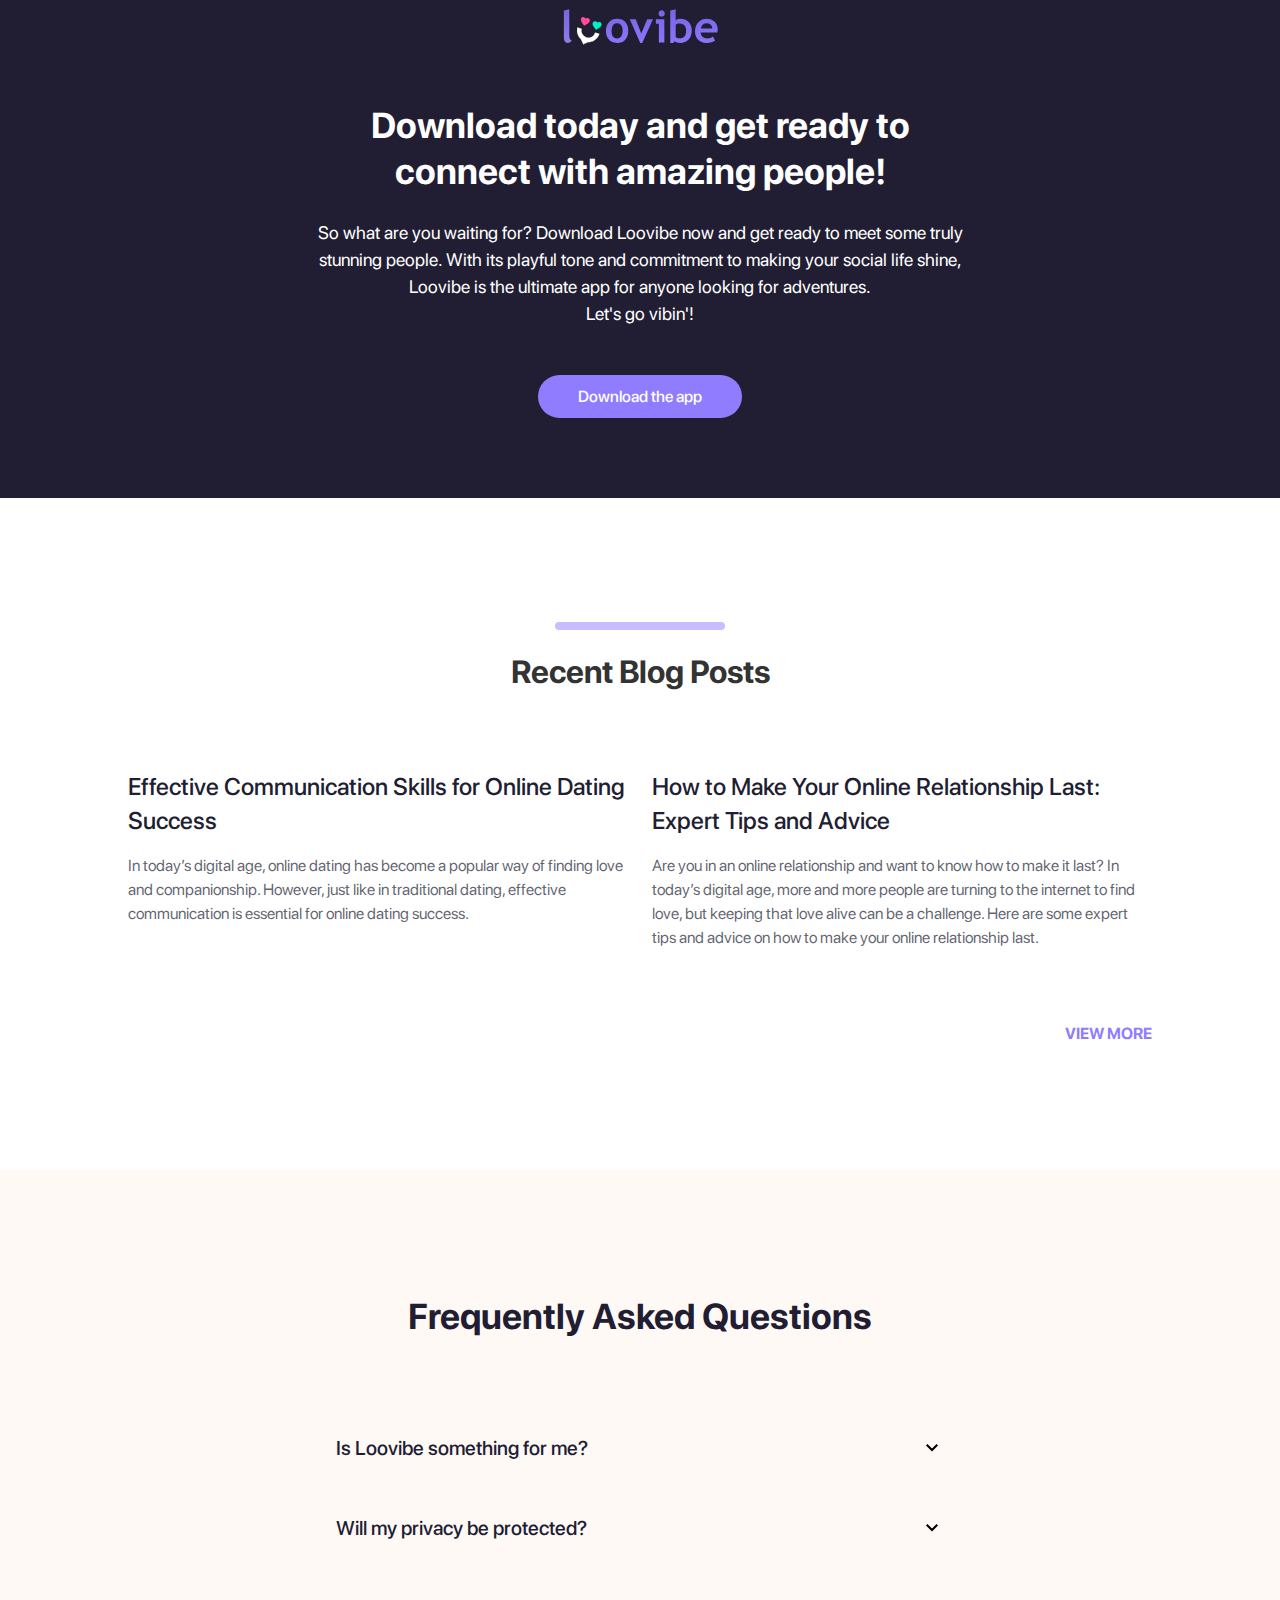
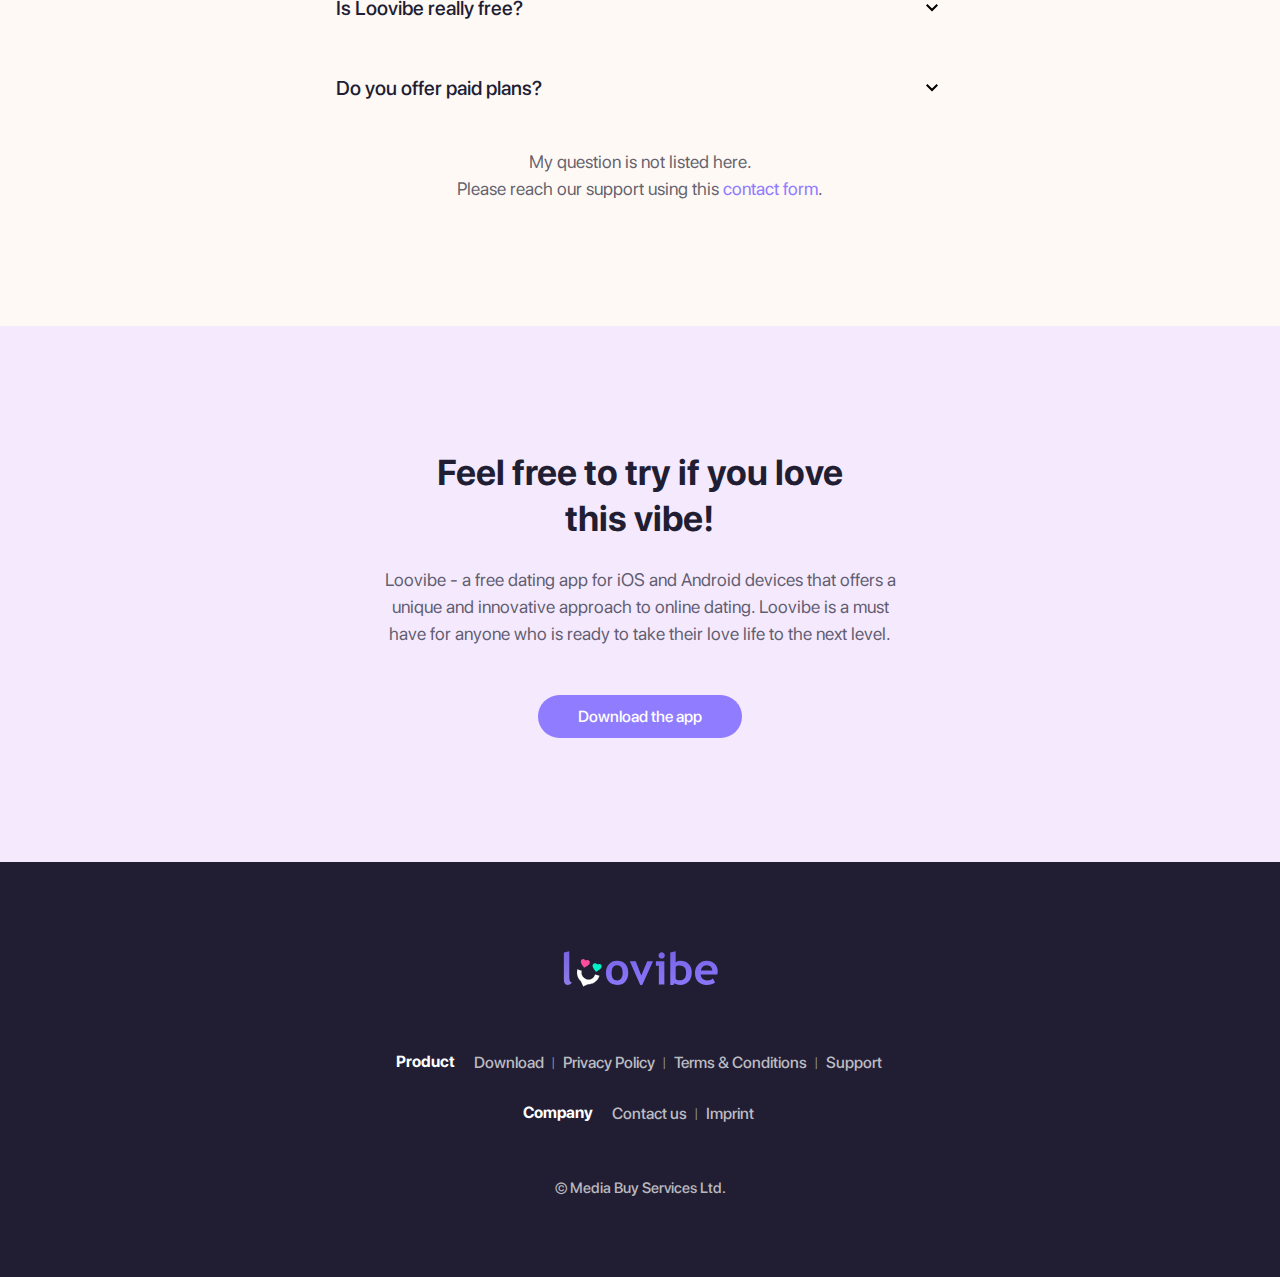
<file: index (1).html>
<!DOCTYPE html>
<!--  This site was created in Webflow. https://www.webflow.com  -->
<!--  Last Published: Wed Apr 12 2023 08:12:07 GMT+0000 (Coordinated Universal Time)  -->
<html
  data-wf-page="641c3a6ebd36a17bdd7d5344"
  data-wf-site="641c3a6ebd36a1222f7d5343"
>
  <head>
    <meta charset="utf-8" />
    <title>loovibe</title>
    <meta content="width=device-width, initial-scale=1" name="viewport" />
    <meta content="Webflow" name="generator" />
    <link href="css/normalize.css" rel="stylesheet" type="text/css" />
    <link href="css/webflow.css" rel="stylesheet" type="text/css" />
    <link href="css/loovibe.webflow.css" rel="stylesheet" type="text/css" />
    <!-- [if lt IE 9]><script src="https://cdnjs.cloudflare.com/ajax/libs/html5shiv/3.7.3/html5shiv.min.js" type="text/javascript"></script><![endif] -->
    <script type="text/javascript">
      !(function (o, c) {
        var n = c.documentElement,
          t = ' w-mod-';
        (n.className += t + 'js'),
          ('ontouchstart' in o ||
            (o.DocumentTouch && c instanceof DocumentTouch)) &&
            (n.className += t + 'touch');
      })(window, document);
    </script>
    <link href="images/favicon.ico" rel="shortcut icon" type="image/x-icon" />
    <link href="images/webclip.png" rel="apple-touch-icon" />
  </head>
  <body class="body">
    <div
      data-animation="default"
      class="nav_section w-nav"
      data-easing2="ease-out-quad"
      data-easing="ease-in-quad"
      data-collapse="medium"
      role="banner"
      data-no-scroll="1"
      data-duration="300"
      id="nav"
      data-doc-height="1"
    >
      <div class="nav_container">
        <a
          href="index.html"
          aria-current="page"
          class="nav_logo w-nav-brand w--current"
          ><img
            src="images/loovibe-logo.svg"
            loading="lazy"
            width="160"
            alt="loovibe-logo"
            class="nav_logoimg"
        /></a>
        <nav role="navigation" class="nav_menu w-nav-menu">
          <a
            href="#aboutapp"
            data-w-id="bc05e1d2-9b88-e75f-3259-f4c88f6879fb"
            class="nav_link w-nav-link"
            >About app</a
          >
          <a
            href="#blog"
            data-w-id="bc05e1d2-9b88-e75f-3259-f4c88f6879fd"
            class="nav_link w-nav-link"
            >Blog</a
          >
          <a
            href="#faq"
            data-w-id="bc05e1d2-9b88-e75f-3259-f4c88f6879ff"
            class="nav_link w-nav-link"
            >FAQ</a
          >
        </nav>
        <a href="#" class="nav_cta w-button">Download the app</a>
        <div
          data-w-id="bc05e1d2-9b88-e75f-3259-f4c88f687a01"
          class="nav_menubtn w-nav-button"
        >
          <img
            src="images/menu-icon.svg"
            loading="lazy"
            alt="burger-menu-icon"
            class="nav_menuicon"
          /><img
            src="images/close-icon.svg"
            loading="lazy"
            alt="close-icon"
            class="nav_menuclose"
          />
        </div>
      </div>
    </div>
    <section
      data-w-id="629a0a87-279d-8a51-fc5c-9bcc86206d7f"
      class="hero_section"
    >
      <div class="hero_container">
        <div class="hero_col01">
          <div class="hero_txtcont">
            <h1 class="hero_h1">
              Experience the Joy of Connecting: Discover
              <span class="hero_h1_span">the Best Social App </span>for Dating
            </h1>
            <div class="hero_txt">
              Whether you&#x27;re seeking love, friendship, or just a bit of
              fun, this app is the perfect tool to spice up your social life.
              You&#x27;re sure to find someone whose profile catches your eye
              among the hundreds of charming profiles waiting for you.
            </div>
          </div>
          <a href="#" class="hero_googlebtn w-inline-block">
            <div class="hero_googlebtninner">
              <img
                src="images/google-play-icon.png"
                loading="lazy"
                alt="google-play-icon"
                class="hero_googlebtnicon"
              />
              <div class="hero_googlebtncont">
                <div class="hero_googlebtntoptxt">Get it on</div>
                <div class="hero_googlebtntxt">Google Play</div>
              </div>
            </div>
          </a>
        </div>
        <div class="hero_col02">
          <img
            src="images/hero-image.png"
            loading="lazy"
            sizes="(max-width: 479px) 100vw, (max-width: 767px) 85vw, (max-width: 991px) 480px, 34vw"
            srcset="
              images/hero-image-p-500.png 500w,
              images/hero-image.png       559w
            "
            alt="hero-image"
            class="hero_image"
          />
        </div>
      </div>
    </section>
    <div class="intro_section">
      <div class="intro_container">
        <div class="separator"></div>
        <h2 class="intro_h2">
          Are you ready to expand horizons and make amazing connections?
        </h2>
        <div class="intro_text">
          Open your mind and heart to the world, and don&#x27;t be afraid to
          step outside your comfort zone. You can fall in love if you allow
          yourself to have fun. In this space there are no restrictions and
          everything is allowed.
        </div>
      </div>
    </div>
    <section id="aboutapp" class="connect_section">
      <div class="connect_container">
        <div class="connect_col01">
          <img
            src="images/mockup01.png"
            loading="lazy"
            alt="mockup01"
            class="connect_image"
          />
        </div>
        <div class="connect_col02">
          <div class="connect_txtcont">
            <div class="connect_h2topblock">
              <h2 class="connect_h2">Introducting</h2>
              <img
                src="images/loovibe-logo02.svg"
                loading="lazy"
                alt="loovibe-logo"
                class="connect_logo"
              />
            </div>
            <h2 class="connect_h2">The Smartest Way to Connect with People</h2>
          </div>
          <div class="connect_text">
            You&#x27;ll be connected up with all sorts of groovy people who
            share your interests and preferences. It&#x27;s like having your own
            personal cupid - but way cooler. Whether you&#x27;re on the hunt for
            romance or just looking for a good time, Loovibe&#x27;s got your
            back.
          </div>
        </div>
      </div>
    </section>
    <div class="download_section">
      <div class="download_container">
        <div class="download_col01">
          <img
            src="images/mockup02.png"
            loading="lazy"
            alt="mockup02"
            class="download_image"
          />
        </div>
        <div class="download_col02">
          <div class="download_txtcont">
            <h2 class="download_h2">Download Free</h2>
            <div class="download_txt">
              Don&#x27;t miss out, download now and let the journey begin! Our
              free app has absolutely everything you need! Join our community,
              experience love romances and enjoy yourself along the way.
            </div>
          </div>
          <a href="#" class="download_cta w-button">Download the app</a>
        </div>
      </div>
    </div>
    <div class="features_section">
      <div class="features_topcontainer">
        <div class="separator cyan"></div>
        <div class="features_txtcont">
          <h2 class="features_h2">Loovibe Makes Socializing a Breeze</h2>
          <div class="features_text">
            And let&#x27;s talk about features, baby! This app is packed with
            all the extras you could want. From ease of use, to ease of profile
            search, to VIP membership. Everything you could want - and more!
          </div>
        </div>
      </div>
      <div class="features_container">
        <div class="profile_section">
          <div class="profile_col01">
            <img
              src="images/mockup03.png"
              loading="lazy"
              alt="mockup03"
              class="profile_image"
            />
          </div>
          <div class="profile_col02">
            <div class="separator short"></div>
            <div class="profile_textcont">
              <h3 class="profile_h3">The app that prioritizes your privacy!</h3>
              <div class="profile_text">
                Explore and meet new people to create unforgettable memories.
                Loovibe puts your privacy and safety first, with top-notch
                security features and verification processes to help you connect
                with genuine people.
              </div>
            </div>
          </div>
        </div>
        <div class="favourites_section">
          <div class="favourites_col01">
            <div class="separator short cyan"></div>
            <div class="favourites_textcont">
              <h3 class="favourites_h3">
                Go ahead and be brave -you&#x27;ve got this!
              </h3>
              <div class="profile_text">
                Find someone you like and don&#x27;t be afraid to text first.
                Once you&#x27;ve made those choices, why not add some of your
                favorite profiles to your favorites list. That way, they are
                always just a click away.
              </div>
            </div>
          </div>
          <div class="favourites_col02">
            <img
              src="images/mockup04.png"
              loading="lazy"
              alt="mockup04"
              class="favourites_image"
            />
          </div>
        </div>
        <div class="chat_section">
          <div class="chat_col01">
            <img
              src="images/mockup05.png"
              loading="lazy"
              alt="mockup05"
              class="chat_image"
            />
          </div>
          <div class="chat_col02">
            <div class="separator short"></div>
            <div class="chat_textcont">
              <h3 class="chat_h3">
                Get those fingers ready and start flirting!
              </h3>
              <div class="chat_text">
                Burst into DMs like a pro with Loovibe&#x27;s messaging feature.
                Whether you&#x27;re a wordsmith or more of an emoticon lover,
                this app makes it easy to connect with people and flirt.
              </div>
            </div>
          </div>
        </div>
      </div>
    </div>
    <div class="download02_section">
      <div class="download02_container">
        <img
          src="images/loovibe-logo.svg"
          loading="lazy"
          width="160"
          alt="loovibe-logo"
          class="download02_logoimg"
        />
        <div class="download02_content">
          <div class="download02_contentinner">
            <h2 class="download02_h2">
              Download today and get ready to connect with amazing people!
            </h2>
            <div class="download02_text">
              So what are you waiting for? Download Loovibe now and get ready to
              meet some truly stunning people. With its playful tone and
              commitment to making your social life shine, Loovibe is the
              ultimate app for anyone looking for adventures. <br />Let&#x27;s
              go vibin&#x27;!
            </div>
          </div>
          <a href="#" class="download_cta w-button">Download the app</a>
        </div>
      </div>
    </div>
    <section id="blog" class="blog_section">
      <div class="blog_topcontainer">
        <div class="separator"></div>
        <h2 class="blog_h2">Recent Blog Posts</h2>
      </div>
      <div class="blog_container">
        <div class="blog_recent">
          <div class="blog_post">
            <a
              href="https://blog.loovibe.com/communication-skills-for-online-dating/?utm_source=https://loovibe.com"
              class="blog_imgholder w-inline-block"
            >
              <div class="blog_category">
                <div class="blog_categorytext">Personal Growth</div>
              </div>
              <img
                src="https://blog.loovibe.com/wp-content/uploads/2023/04/1in4friends-texting-1-1-min_11zon.jpg"
                loading="lazy"
                sizes="(max-width: 479px) 100vw, (max-width: 558px) 91vw, (max-width: 767px) 508px, 39vw"
                class="blog_img"
              />
              <!-- srcset="images/blog-recentimg-p-500.png 500w, images/blog-recentimg.png 508w" alt="blog-image" -->
            </a>
            <div class="blog_infoblock">
              <div class="blog_postinfo">
                <a
                  href="https://blog.loovibe.com/communication-skills-for-online-dating/?utm_source=https://loovibe.com"
                  class="blog_posttitle"
                  >Effective Communication Skills for Online Dating Success ​</a
                >
                <div class="blog_postdescription">
                  In today’s digital age, online dating has become a popular way
                  of finding love and companionship. However, just like in
                  traditional dating, effective communication is essential for
                  online dating success.
                </div>
              </div>
              <div class="blog_writinginfo">
                <!-- <div class="blog_postwritter">Theresa Webb</div>
              <div class="blog_postdate">9/3/23</div> -->
              </div>
            </div>
          </div>
          <div class="blog_post">
            <a
              href="https://blog.loovibe.com/online-relationship-tips/?utm_source=https://loovibe.com"
              class="blog_imgholder w-inline-block"
            >
              <div class="blog_category cat2">
                <div class="blog_categorytext cat2">Online Dating Advice</div>
              </div>
              <img
                src="https://blog.loovibe.com/wp-content/uploads/2023/04/2d812a19511cd31f91201c7281f9851c-1-min_11zon.jpg"
                loading="lazy"
                sizes="(max-width: 479px) 100vw, (max-width: 558px) 91vw, (max-width: 767px) 508px, 39vw"
                alt="blog-image"
                class="blog_img"
              />
              <!-- srcset="images/blog-recentimg-1-p-500.png 500w, images/blog-recentimg-1.png 508w" -->
            </a>
            <div class="blog_infoblock">
              <div class="blog_postinfo">
                <a
                  href="https://blog.loovibe.com/online-relationship-tips/?utm_source=https://loovibe.com"
                  class="blog_posttitle"
                  >How to Make Your Online Relationship Last: Expert Tips and
                  Advice</a
                >
                <div class="blog_postdescription">
                  Are you in an online relationship and want to know how to make
                  it last? In today’s digital age, more and more people are
                  turning to the internet to find love, but keeping that love
                  alive can be a challenge. Here are some expert tips and advice
                  on how to make your online relationship last.
                </div>
              </div>
              <div class="blog_writinginfo">
                <!-- <div class="blog_postwritter">Theresa Webb</div>
              <div class="blog_postdate">15/3/23</div> -->
              </div>
            </div>
          </div>
        </div>
        <div class="blog_bottomcontainer">
          <a href="https://blog.loovibe.com/" class="blog_viewmore"
            >View More</a
          >
        </div>
      </div>
    </section>
    <section id="faq" class="faq_section">
      <div class="faq_container">
        <h2 class="faq_h2">Frequently Asked Questions</h2>
        <div class="faq_content">
          <div class="faq_accordionitem">
            <div
              data-w-id="cb8a6625-52f7-55cf-3844-a4502b5ee578"
              class="faq_accordionitemtrigger"
            >
              <div class="faq_accordiontitle">Is Loovibe something for me?</div>
              <img
                src="images/more-icon.svg"
                loading="lazy"
                style="
                  -webkit-transform: translate3d(0, 0, 0) scale3d(1, 1, 1)
                    rotateX(0) rotateY(0) rotateZ(0deg) skew(0, 0);
                  -moz-transform: translate3d(0, 0, 0) scale3d(1, 1, 1)
                    rotateX(0) rotateY(0) rotateZ(0deg) skew(0, 0);
                  -ms-transform: translate3d(0, 0, 0) scale3d(1, 1, 1)
                    rotateX(0) rotateY(0) rotateZ(0deg) skew(0, 0);
                  transform: translate3d(0, 0, 0) scale3d(1, 1, 1) rotateX(0)
                    rotateY(0) rotateZ(0deg) skew(0, 0);
                "
                alt="more-less-icon"
                class="faq_accordionicon"
              />
            </div>
            <div style="height: 0px" class="faq_accordionitemcategory">
              <div class="faq_accordionitemtext">
                Are you tired of your mundane social life and looking for some
                excitement? Look no further than Loovibe! With our app, you can
                expand your social circle and experience the thrill of
                flirtation without any obligations. Imagine meeting new people
                and deciding together what your next step will be. Worried about
                the cost? Registration is entirely free and gives you some free
                coins to try out the app. And if you decide not to go further,
                you can simply delete your profile - you have nothing to lose!
                Don&#x27;t miss out on the opportunity to meet new people and
                experience excitement. Register now and start exploring the
                possibilities!
              </div>
            </div>
          </div>
          <div class="faq_accordionitem">
            <div
              data-w-id="3a4e5a91-8314-db6e-c9ba-4a854ff11b45"
              class="faq_accordionitemtrigger"
            >
              <div class="faq_accordiontitle">
                Will my privacy be protected?
              </div>
              <img
                src="images/more-icon.svg"
                loading="lazy"
                style="
                  -webkit-transform: translate3d(0, 0, 0) scale3d(1, 1, 1)
                    rotateX(0) rotateY(0) rotateZ(0deg) skew(0, 0);
                  -moz-transform: translate3d(0, 0, 0) scale3d(1, 1, 1)
                    rotateX(0) rotateY(0) rotateZ(0deg) skew(0, 0);
                  -ms-transform: translate3d(0, 0, 0) scale3d(1, 1, 1)
                    rotateX(0) rotateY(0) rotateZ(0deg) skew(0, 0);
                  transform: translate3d(0, 0, 0) scale3d(1, 1, 1) rotateX(0)
                    rotateY(0) rotateZ(0deg) skew(0, 0);
                "
                alt="more-less-icon"
                class="faq_accordionicon"
              />
            </div>
            <div style="height: 0px" class="faq_accordionitemcategory">
              <div class="faq_accordionitemtext">
                At Loovibe, your privacy and security are our top priorities.
                Rest assured that all the information you provide to us is
                protected and cannot be misused by other parties. We will not
                use your data for commercial purposes or share it with third
                parties. Only Loovibe can access your data, and we do so solely
                for functional purposes related to the services of our site. Our
                strict privacy and secrecy policies ensure that your data is
                safe with us. So, you can enjoy the benefits of our app with
                complete peace of mind. Join now and connect with like-minded
                individuals without any privacy concerns!
              </div>
            </div>
          </div>
          <div class="faq_accordionitem">
            <div
              data-w-id="9646d0c1-8380-aa60-569c-55b79234f111"
              class="faq_accordionitemtrigger"
            >
              <div class="faq_accordiontitle">Is Loovibe really free?</div>
              <img
                src="images/more-icon.svg"
                loading="lazy"
                style="
                  -webkit-transform: translate3d(0, 0, 0) scale3d(1, 1, 1)
                    rotateX(0) rotateY(0) rotateZ(0deg) skew(0, 0);
                  -moz-transform: translate3d(0, 0, 0) scale3d(1, 1, 1)
                    rotateX(0) rotateY(0) rotateZ(0deg) skew(0, 0);
                  -ms-transform: translate3d(0, 0, 0) scale3d(1, 1, 1)
                    rotateX(0) rotateY(0) rotateZ(0deg) skew(0, 0);
                  transform: translate3d(0, 0, 0) scale3d(1, 1, 1) rotateX(0)
                    rotateY(0) rotateZ(0deg) skew(0, 0);
                "
                alt="more-less-icon"
                class="faq_accordionicon"
              />
            </div>
            <div style="height: 0px" class="faq_accordionitemcategory">
              <div class="faq_accordionitemtext">
                At Loovibe, we believe that meeting new people should be
                accessible to everyone. That&#x27;s why our app registration is
                entirely free and comes with some free coins to try out our app
                and send messages. While using our app is free, you may run out
                of coins and can&#x27;t send any more messages unless you top up
                more coins. The good news is that coins can be earned by logging
                in daily or can be bought directly on our app using Google Pay.
                We also offer a subscription plan that provides additional VIP
                features for those who want to enhance their experience.
                However, please know that you can keep using our app without
                paying a dime.
              </div>
            </div>
          </div>
          <div class="faq_accordionitem">
            <div
              data-w-id="e6ae7832-9a5f-fc91-de48-1d8c7c3df5b2"
              class="faq_accordionitemtrigger"
            >
              <div class="faq_accordiontitle">Do you offer paid plans?</div>
              <img
                src="images/more-icon.svg"
                loading="lazy"
                style="
                  -webkit-transform: translate3d(0, 0, 0) scale3d(1, 1, 1)
                    rotateX(0) rotateY(0) rotateZ(0deg) skew(0, 0);
                  -moz-transform: translate3d(0, 0, 0) scale3d(1, 1, 1)
                    rotateX(0) rotateY(0) rotateZ(0deg) skew(0, 0);
                  -ms-transform: translate3d(0, 0, 0) scale3d(1, 1, 1)
                    rotateX(0) rotateY(0) rotateZ(0deg) skew(0, 0);
                  transform: translate3d(0, 0, 0) scale3d(1, 1, 1) rotateX(0)
                    rotateY(0) rotateZ(0deg) skew(0, 0);
                "
                alt="more-less-icon"
                class="faq_accordionicon"
              />
            </div>
            <div style="height: 0px" class="faq_accordionitemcategory">
              <div class="faq_accordionitemtext">
                At Loovibe, we offer a free social chat app that lets you
                connect with people. However, for those who want to take their
                experience to the next level, we offer a premium membership
                (VIP) with various benefits. For more information on the
                exclusive perks of being a VIP member, please visit our premium
                membership page within our app. Join Loovibe today and start
                exploring the limitless possibilities!
              </div>
            </div>
          </div>
          <div class="faq_underaccordion">
            My question is not listed here.<br />Please reach our support using
            this <a href="support.html" class="faq_link">contact form</a>.
          </div>
        </div>
      </div>
    </section>
    <div class="tryfree_section">
      <div class="tryfree_container">
        <div class="tryfree_content">
          <h2 class="tryfree_h2">Feel free to try if you love this vibe!</h2>
          <div class="tryfree_text">
            Loovibe - a free dating app for iOS and Android devices that offers
            a unique and innovative approach to online dating. Loovibe is a must
            have for anyone who is ready to take their love life to the next
            level.
          </div>
        </div>
        <a href="#" class="download_cta w-button">Download the app</a>
      </div>
      <img
        src="images/mockup06.png"
        loading="lazy"
        srcset="images/mockup06-p-500.png 500w, images/mockup06.png 638w"
        sizes="(max-width: 991px) 100vw, 460px"
        alt="mockup06"
        class="tryfree_image"
      />
    </div>
    <div class="footer_section">
      <div class="footer_container">
        <a
          href="index.html"
          aria-current="page"
          class="download02_logoimg w-inline-block w--current"
          ><img
            src="images/loovibe-logo.svg"
            loading="lazy"
            width="160"
            alt="loovibe-logo"
            class="download02_logoimg"
        /></a>
        <div class="footer_tos">
          <div class="footer_productblock">
            <div class="footer_tostext">Product</div>
            <div class="footer_productinner">
              <a href="#" class="footer_link">Download</a>
              <div class="footer_linkseprator">|</div>
              <a href="privacy.html" class="footer_link">Privacy Policy</a>
              <div class="footer_linkseprator">|</div>
              <a href="terms.html" class="footer_link"
                >Terms &amp; Conditions</a
              >
              <div class="footer_linkseprator">|</div>
              <a href="support.html" class="footer_link">Support</a>
            </div>
          </div>
          <div class="footer_productblock">
            <div class="footer_tostext">Company</div>
            <div class="footer_productinner">
              <a href="contact.html" class="footer_link">Contact us</a>
              <div class="footer_linkseprator">|</div>
              <a href="imprint.html" class="footer_link">Imprint</a>
            </div>
          </div>
        </div>
        <div class="footer_copyright">© Media Buy Services Ltd.</div>
      </div>
    </div>
    <a
      href="#nav"
      style="
        opacity: 0;
        -webkit-transform: translate3d(0, 500px, 0) scale3d(1, 1, 1) rotateX(0)
          rotateY(0) rotateZ(0) skew(0, 0);
        -moz-transform: translate3d(0, 500px, 0) scale3d(1, 1, 1) rotateX(0)
          rotateY(0) rotateZ(0) skew(0, 0);
        -ms-transform: translate3d(0, 500px, 0) scale3d(1, 1, 1) rotateX(0)
          rotateY(0) rotateZ(0) skew(0, 0);
        transform: translate3d(0, 500px, 0) scale3d(1, 1, 1) rotateX(0)
          rotateY(0) rotateZ(0) skew(0, 0);
      "
      class="scrolltotop_block w-inline-block"
      ><img
        src="images/more-icon.svg"
        loading="lazy"
        alt="more-less-icon"
        class="scrolltotop_icon"
    /></a>
    <div
      id="modal"
      style="
        -webkit-transform: translate3d(0, 500px, 0) scale3d(1, 1, 1) rotateX(0)
          rotateY(0) rotateZ(0) skew(0, 0);
        -moz-transform: translate3d(0, 500px, 0) scale3d(1, 1, 1) rotateX(0)
          rotateY(0) rotateZ(0) skew(0, 0);
        -ms-transform: translate3d(0, 500px, 0) scale3d(1, 1, 1) rotateX(0)
          rotateY(0) rotateZ(0) skew(0, 0);
        transform: translate3d(0, 500px, 0) scale3d(1, 1, 1) rotateX(0)
          rotateY(0) rotateZ(0) skew(0, 0);
        display: none;
      "
      class="cookie_bar"
    >
      <div class="cookie_text">
        We use cookies to make our site work better. For more information,
        please check our
        <a
          href="#"
          data-w-id="9afa5213-35c0-133e-0913-5f9e02a175f1"
          class="cookie_link"
          >Cookie Policy</a
        >
      </div>
      <img
        src="images/close-icon02.svg"
        loading="lazy"
        data-w-id="6d38db11-4a2e-62c0-aa4f-a21ce26b2fbb"
        id="close-modal"
        alt="close-icon"
        class="cookie_close"
      />
    </div>
    <div style="display: none" class="cookie_overlay">
      <div class="cookie_modal">
        <div class="cookie_modaltop">
          <div class="cookie_modaltitle">
            Use of Cookies and Comparable Technologies
          </div>
          <img
            src="images/close-icon02.svg"
            loading="lazy"
            data-w-id="e570c8a0-57df-6626-ae8e-699d32980c93"
            alt="close-icon"
            class="cookie_closemodal"
          />
        </div>
        <div class="cookie_modalbox">
          <div class="cookie_modaltext">
            In order to provide you with a better service and user experience,
            most websites utilize cookies. Cookies are helpful techniques that
            collect and utilize information to optimize the user experience.
            They enable users to remain logged in on a website and ensure that
            preferences, such as language and location settings, are saved.<br /><br />Furthermore,
            cookies ensure that your shopping basket remains updated during
            online shopping. They also allow website owners to track user
            activity and analyze which pages are being visited the most. While
            some cookies may track online behavior, this is typically necessary
            for advertisers to provide relevant ads and cover the costs of
            maintaining the website. Overall, cookies play a crucial role in
            enhancing the user experience of websites.<br /><br />Please note
            that cookies are stored on your computer and can be removed whenever
            desired. This can be done through a few simple steps, which are
            outlined in the user manual of your browser (click on one of the
            links below to access the manual). It&#x27;s important to keep in
            mind that some websites may require you to reset your preferences or
            log in again after removing their cookies.
          </div>
          <div class="cookie_modalbrowsers">
            <a
              href="https://support.google.com/chrome/answer/95647"
              target="_blank"
              class="cookie_modallink w-inline-block"
              ><img
                src="images/chrome-icon.svg"
                loading="lazy"
                alt="chrome-icon"
                class="cookie_modalbrowsericon"
            /></a>
            <a
              href="https://support.microsoft.com/en-us/microsoft-edge/delete-cookies-in-microsoft-edge-63947406-40ac-c3b8-57b9-2a946a29ae09"
              target="_blank"
              class="cookie_modallink w-inline-block"
              ><img
                src="images/edge-icon.svg"
                loading="lazy"
                alt="edge-icon"
                class="cookie_modalbrowsericon"
            /></a>
            <a
              href="https://support.mozilla.org/en-US/kb/cookies-information-websites-store-on-your-computer"
              target="_blank"
              class="cookie_modallink w-inline-block"
              ><img
                src="images/firefox-icon.svg"
                loading="lazy"
                alt="firefox-icon"
                class="cookie_modalbrowsericon"
            /></a>
            <a
              href="https://support.apple.com/sr-rs/guide/safari/sfri11471/mac"
              target="_blank"
              class="cookie_modallink w-inline-block"
              ><img
                src="images/safari-icon.svg"
                loading="lazy"
                alt="safari-icon"
                class="cookie_modalbrowsericon"
            /></a>
          </div>
          <div class="cookie_modaltext">
            It&#x27;s important to note that using cookies is a safe practice.
            Cookies do not result in email or telemarketing activities as they
            do not save your email address or phone number. Furthermore,
            advertisers are unable to construct a profile linked to a specific
            person through the use of cookies.
          </div>
          <a
            data-w-id="e5646a4d-a806-4cb4-6197-50e795d4041e"
            href="#"
            class="modal_cta w-button"
            >Close this window and don&#x27;t show me again.</a
          >
        </div>
      </div>
    </div>
    <script
      src="https://d3e54v103j8qbb.cloudfront.net/js/jquery-3.5.1.min.dc5e7f18c8.js?site=641c3a6ebd36a1222f7d5343"
      type="text/javascript"
      integrity="sha256-9/aliU8dGd2tb6OSsuzixeV4y/faTqgFtohetphbbj0="
      crossorigin="anonymous"
    ></script>
    <script src="js/webflow.js" type="text/javascript"></script>
    <!-- [if lte IE 9]><script src="https://cdnjs.cloudflare.com/ajax/libs/placeholders/3.0.2/placeholders.min.js"></script><![endif] -->
    <script>
      $(document).ready(function () {
        $('.nav_menubtn').click(function () {
          $('body').toggleClass('overflow__hidden');
        });
        $('.cookie_link').click(function () {
          $('body').toggleClass('overflow__hidden');
        });
        $('.nav_link').click(function () {
          $('body').removeClass('overflow__hidden');
        });
        $('.cookie_closemodal').click(function () {
          $('body').removeClass('overflow__hidden');
        });
        $('.modal_cta').click(function () {
          $('body').removeClass('overflow__hidden');
        });
      });
    </script>
  </body>
</html>
</file>
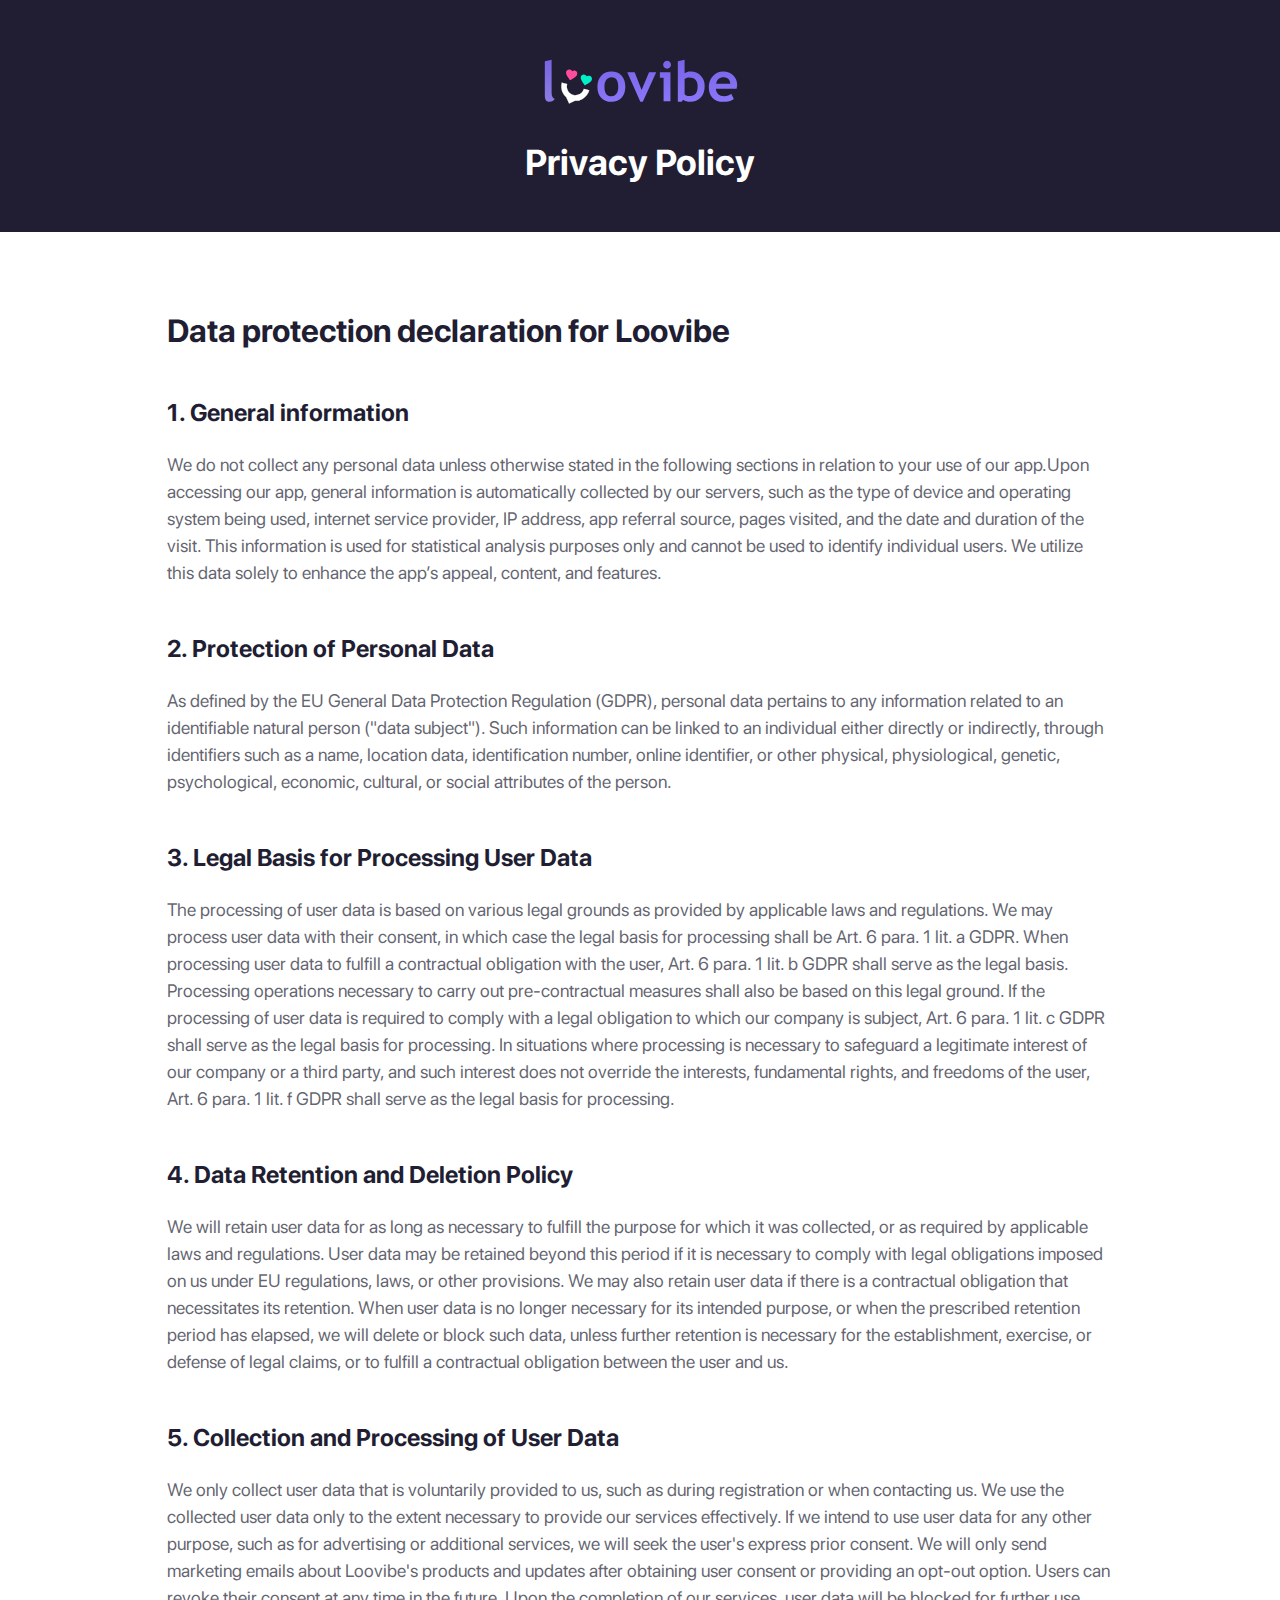
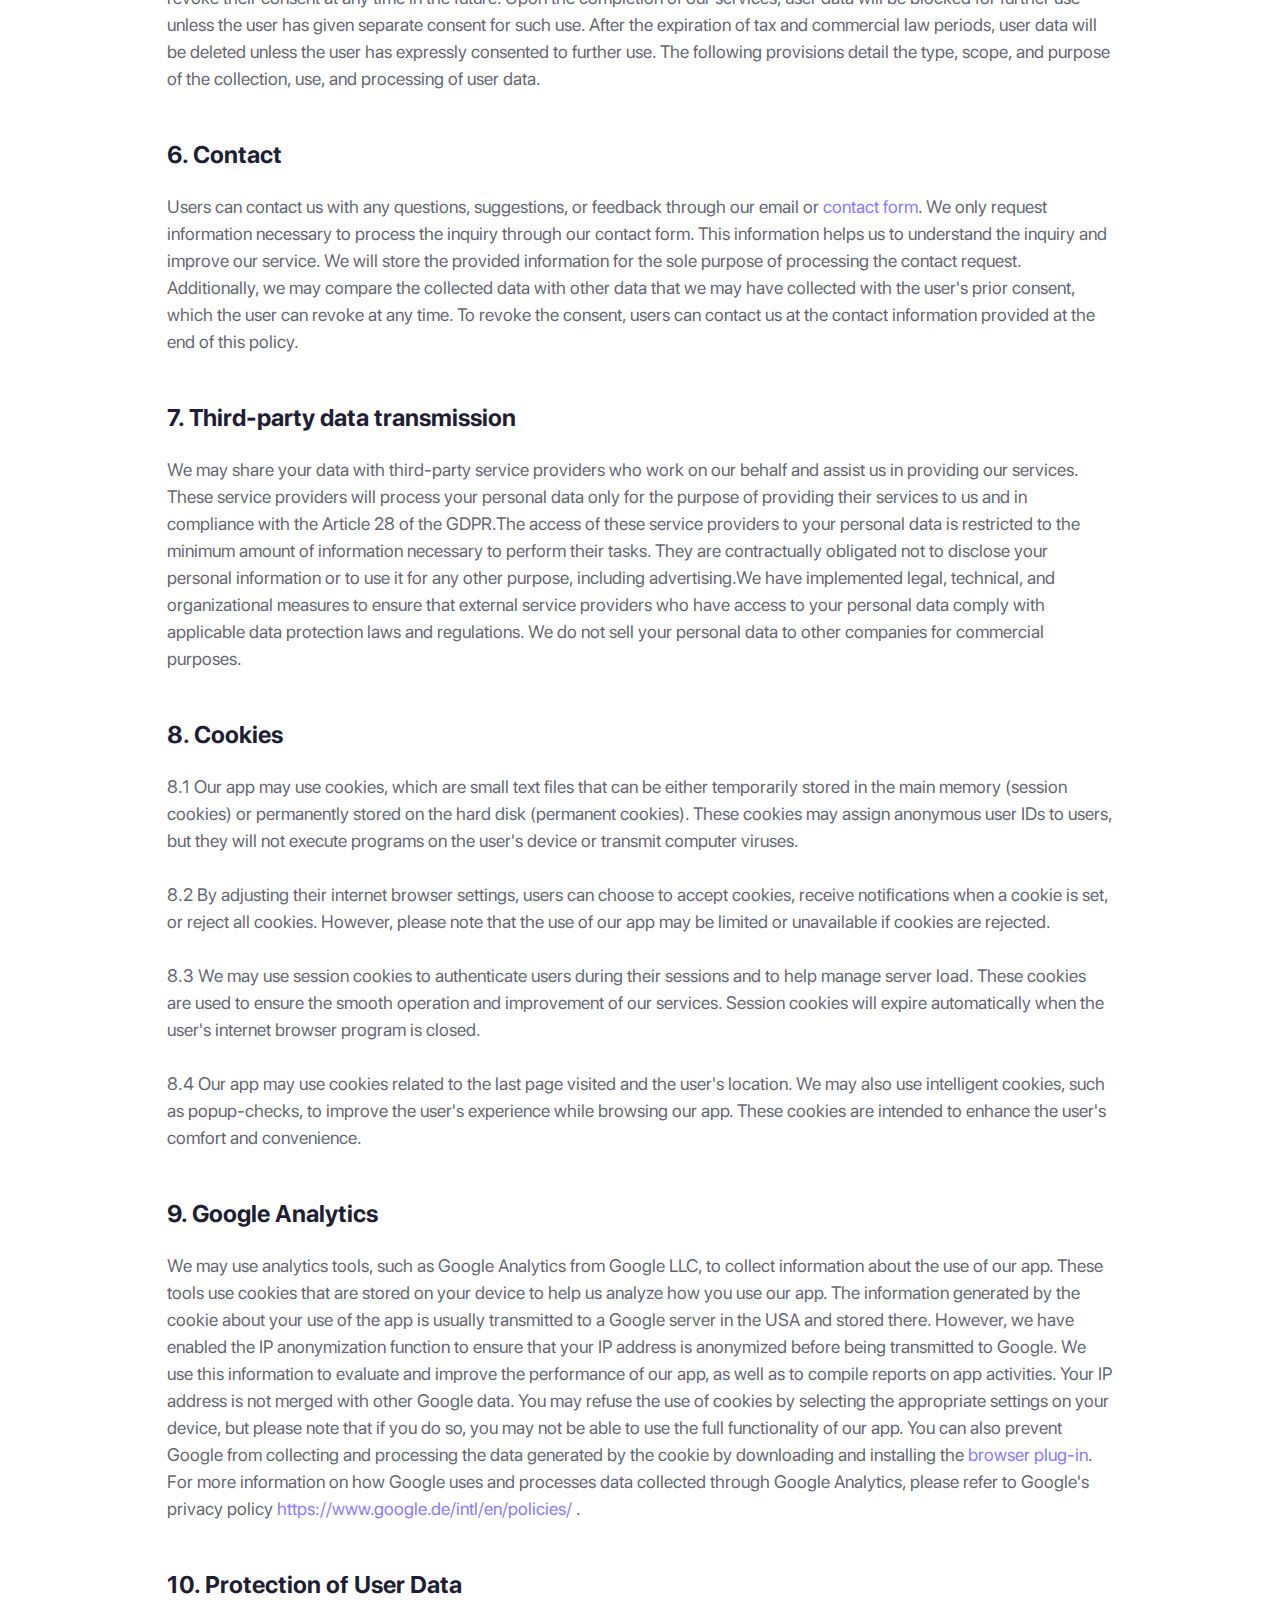
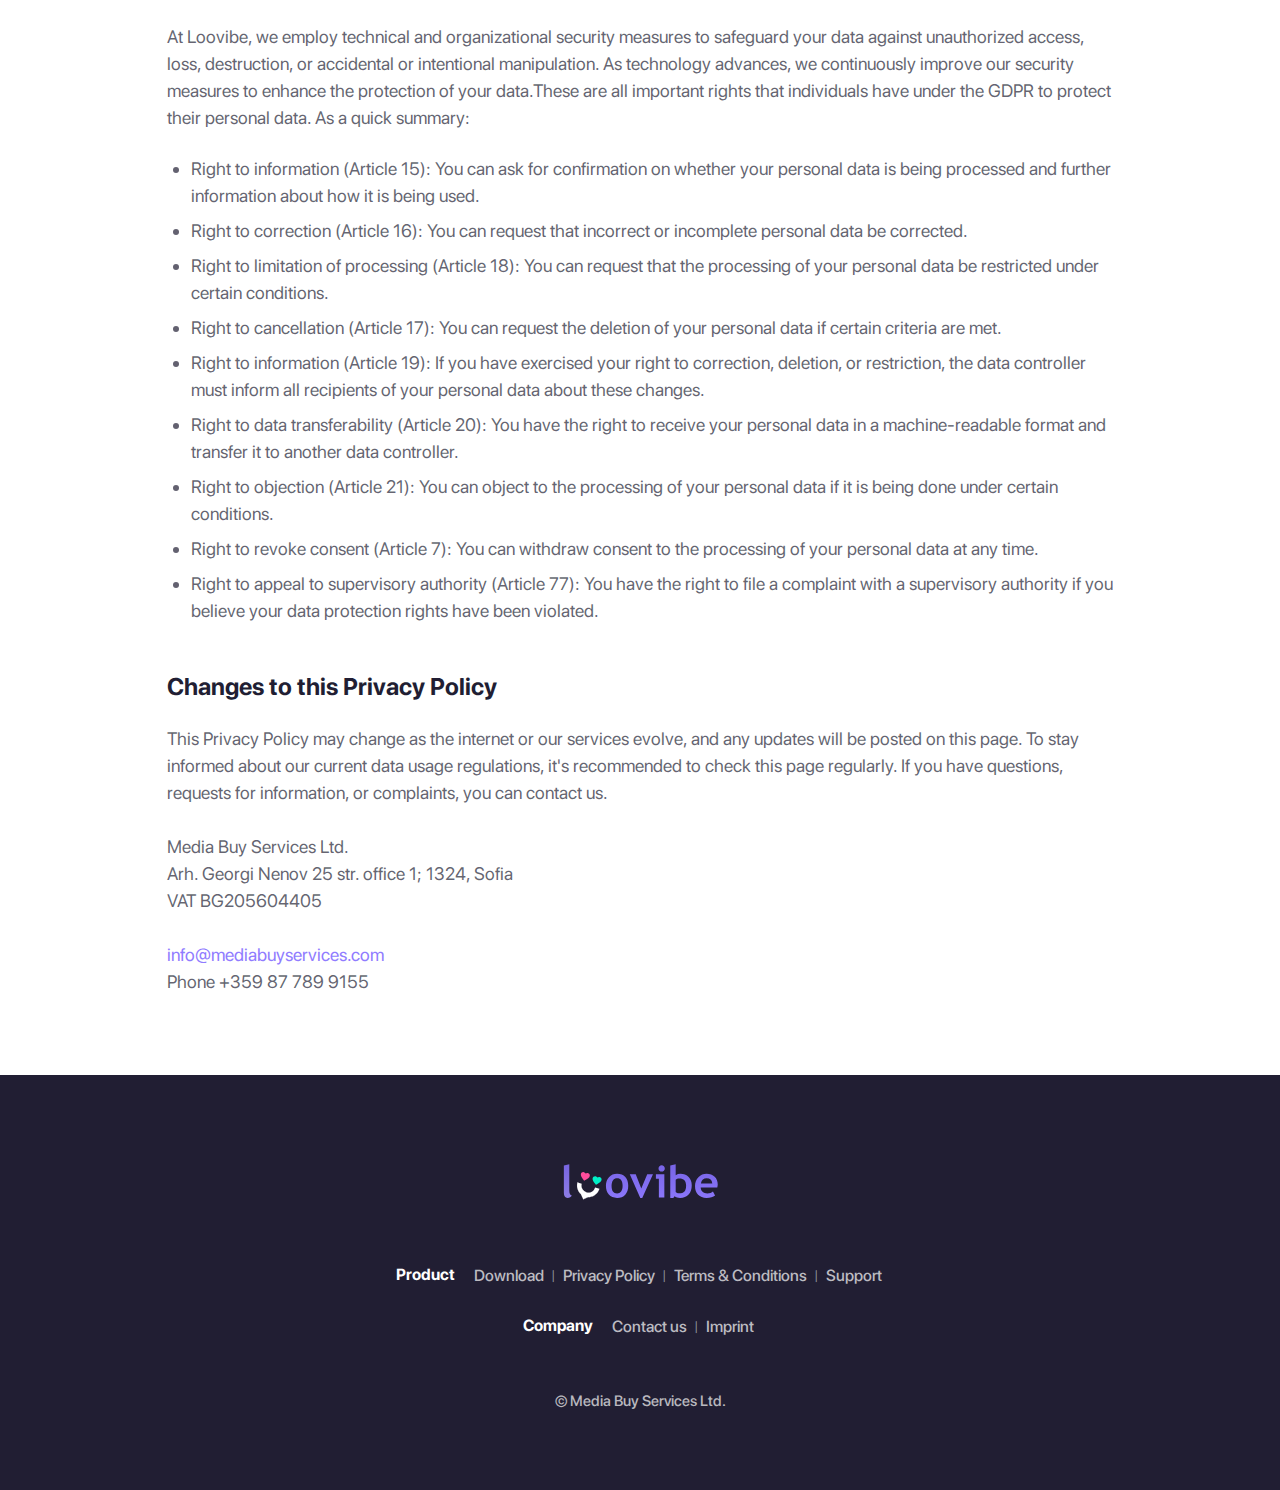
<file: privacy.html>
<!DOCTYPE html><!--  This site was created in Webflow. https://www.webflow.com  -->
<!--  Last Published: Wed Apr 12 2023 08:12:07 GMT+0000 (Coordinated Universal Time)  -->
<html data-wf-page="642676049df8dadf0db81cb9" data-wf-site="641c3a6ebd36a1222f7d5343">
<head>
  <meta charset="utf-8">
  <title>Privacy Policy</title>
  <meta content="Privacy Policy" property="og:title">
  <meta content="Privacy Policy" property="twitter:title">
  <meta content="width=device-width, initial-scale=1" name="viewport">
  <meta content="Webflow" name="generator">
  <link href="css/normalize.css" rel="stylesheet" type="text/css">
  <link href="css/webflow.css" rel="stylesheet" type="text/css">
  <link href="css/loovibe.webflow.css" rel="stylesheet" type="text/css">
  <!-- [if lt IE 9]><script src="https://cdnjs.cloudflare.com/ajax/libs/html5shiv/3.7.3/html5shiv.min.js" type="text/javascript"></script><![endif] -->
  <script type="text/javascript">!function(o,c){var n=c.documentElement,t=" w-mod-";n.className+=t+"js",("ontouchstart"in o||o.DocumentTouch&&c instanceof DocumentTouch)&&(n.className+=t+"touch")}(window,document);</script>
  <link href="images/favicon.ico" rel="shortcut icon" type="image/x-icon">
  <link href="images/webclip.png" rel="apple-touch-icon">
</head>
<body class="body">
  <section id="header" data-w-id="be7be3ff-0f0b-4656-3fff-ba8595ba6999" class="tosheader_section">
    <div class="tosheader_container">
      <a href="index.html" class="tosheader_logo w-inline-block"><img src="images/loovibe-logo.svg" loading="lazy" alt="loovibe-logo" class="tosheader_logo"></a>
      <h1 class="tosheader_h1">Privacy Policy</h1>
    </div>
  </section>
  <div class="tosmain_container">
    <div class="tosmain_section">
      <h2 class="tosmain_h2">Data protection declaration for Loovibe</h2>
    </div>
    <div class="tosmain_section">
      <h3 class="tosmain_h3">1. General information</h3>
      <div class="tosmain_text">We do not collect any personal data unless otherwise stated in the following sections in relation to your use of our app.Upon accessing our app, general information is automatically collected by our servers, such as the type of device and operating system being used, internet service provider, IP address, app referral source, pages visited, and the date and duration of the visit. This information is used for statistical analysis purposes only and cannot be used to identify individual users. We utilize this data solely to enhance the app’s appeal, content, and features.</div>
    </div>
    <div class="tosmain_section">
      <h3 class="tosmain_h3">2. Protection of Personal Data</h3>
      <div class="tosmain_text">As defined by the EU General Data Protection Regulation (GDPR), personal data pertains to any information related to an identifiable natural person (&quot;data subject&quot;). Such information can be linked to an individual either directly or indirectly, through identifiers such as a name, location data, identification number, online identifier, or other physical, physiological, genetic, psychological, economic, cultural, or social attributes of the person.</div>
    </div>
    <div class="tosmain_section">
      <h3 class="tosmain_h3">3. Legal Basis for Processing User Data</h3>
      <div class="tosmain_text">The processing of user data is based on various legal grounds as provided by applicable laws and regulations. We may process user data with their consent, in which case the legal basis for processing shall be Art. 6 para. 1 lit. a GDPR. When processing user data to fulfill a contractual obligation with the user, Art. 6 para. 1 lit. b GDPR shall serve as the legal basis. Processing operations necessary to carry out pre-contractual measures shall also be based on this legal ground. If the processing of user data is required to comply with a legal obligation to which our company is subject, Art. 6 para. 1 lit. c GDPR shall serve as the legal basis for processing. In situations where processing is necessary to safeguard a legitimate interest of our company or a third party, and such interest does not override the interests, fundamental rights, and freedoms of the user, Art. 6 para. 1 lit. f GDPR shall serve as the legal basis for processing.</div>
    </div>
    <div class="tosmain_section">
      <h3 class="tosmain_h3">4. Data Retention and Deletion Policy</h3>
      <div class="tosmain_text">We will retain user data for as long as necessary to fulfill the purpose for which it was collected, or as required by applicable laws and regulations. User data may be retained beyond this period if it is necessary to comply with legal obligations imposed on us under EU regulations, laws, or other provisions. We may also retain user data if there is a contractual obligation that necessitates its retention. When user data is no longer necessary for its intended purpose, or when the prescribed retention period has elapsed, we will delete or block such data, unless further retention is necessary for the establishment, exercise, or defense of legal claims, or to fulfill a contractual obligation between the user and us.</div>
    </div>
    <div class="tosmain_section">
      <h3 class="tosmain_h3">5. Collection and Processing of User Data</h3>
      <div class="tosmain_text">We only collect user data that is voluntarily provided to us, such as during registration or when contacting us. We use the collected user data only to the extent necessary to provide our services effectively. If we intend to use user data for any other purpose, such as for advertising or additional services, we will seek the user&#x27;s express prior consent. We will only send marketing emails about Loovibe&#x27;s products and updates after obtaining user consent or providing an opt-out option. Users can revoke their consent at any time in the future. Upon the completion of our services, user data will be blocked for further use unless the user has given separate consent for such use. After the expiration of tax and commercial law periods, user data will be deleted unless the user has expressly consented to further use. The following provisions detail the type, scope, and purpose of the collection, use, and processing of user data.</div>
    </div>
    <div class="tosmain_section">
      <h3 class="tosmain_h3">6. Contact</h3>
      <div class="tosmain_text">Users can contact us with any questions, suggestions, or feedback through our email or <a href="support.html" class="tosmain_link">contact form</a>. We only request information necessary to process the inquiry through our contact form. This information helps us to understand the inquiry and improve our service. We will store the provided information for the sole purpose of processing the contact request. Additionally, we may compare the collected data with other data that we may have collected with the user&#x27;s prior consent, which the user can revoke at any time. To revoke the consent, users can contact us at the contact information provided at the end of this policy.</div>
    </div>
    <div class="tosmain_section">
      <h3 class="tosmain_h3">7. Third-party data transmission</h3>
      <div class="tosmain_text">We may share your data with third-party service providers who work on our behalf and assist us in providing our services. These service providers will process your personal data only for the purpose of providing their services to us and in compliance with the Article 28 of the GDPR.The access of these service providers to your personal data is restricted to the minimum amount of information necessary to perform their tasks. They are contractually obligated not to disclose your personal information or to use it for any other purpose, including advertising.We have implemented legal, technical, and organizational measures to ensure that external service providers who have access to your personal data comply with applicable data protection laws and regulations. We do not sell your personal data to other companies for commercial purposes.</div>
    </div>
    <div class="tosmain_section">
      <h3 class="tosmain_h3">8. Cookies</h3>
      <div class="tosmain_text">8.1 Our app may use cookies, which are small text files that can be either temporarily stored in the main memory (session cookies) or permanently stored on the hard disk (permanent cookies). These cookies may assign anonymous user IDs to users, but they will not execute programs on the user&#x27;s device or transmit computer viruses.<br>‍<br>8.2 By adjusting their internet browser settings, users can choose to accept cookies, receive notifications when a cookie is set, or reject all cookies. However, please note that the use of our app may be limited or unavailable if cookies are rejected.<br>‍<br>8.3 We may use session cookies to authenticate users during their sessions and to help manage server load. These cookies are used to ensure the smooth operation and improvement of our services. Session cookies will expire automatically when the user&#x27;s internet browser program is closed.<br>‍<br>8.4 Our app may use cookies related to the last page visited and the user&#x27;s location. We may also use intelligent cookies, such as popup-checks, to improve the user&#x27;s experience while browsing our app. These cookies are intended to enhance the user&#x27;s comfort and convenience.</div>
    </div>
    <div class="tosmain_section">
      <h3 class="tosmain_h3">9. Google Analytics</h3>
      <div class="tosmain_text">We may use analytics tools, such as Google Analytics from Google LLC, to collect information about the use of our app. These tools use cookies that are stored on your device to help us analyze how you use our app. The information generated by the cookie about your use of the app is usually transmitted to a Google server in the USA and stored there. However, we have enabled the IP anonymization function to ensure that your IP address is anonymized before being transmitted to Google. We use this information to evaluate and improve the performance of our app, as well as to compile reports on app activities. Your IP address is not merged with other Google data. You may refuse the use of cookies by selecting the appropriate settings on your device, but please note that if you do so, you may not be able to use the full functionality of our app. You can also prevent Google from collecting and processing the data generated by the cookie by downloading and installing the <a href="https://tools.google.com/dlpage/gaoptout?hl=en" target="_blank" class="tosmain_link">browser plug-in</a>. For more information on how Google uses and processes data collected through Google Analytics, please refer to Google&#x27;s privacy policy <a href="https://policies.google.com/?hl=en" target="_blank" class="tosmain_link">https://www.google.de/intl/en/policies/</a> .</div>
    </div>
    <div class="tosmain_section">
      <h3 class="tosmain_h3">10. Protection of User Data</h3>
      <div class="tosmain_text">At Loovibe, we employ technical and organizational security measures to safeguard your data against unauthorized access, loss, destruction, or accidental or intentional manipulation. As technology advances, we continuously improve our security measures to enhance the protection of your data.These are all important rights that individuals have under the GDPR to protect their personal data. As a quick summary:</div>
      <ul role="list" class="tosmain_listblock">
        <li class="tosmain_text">Right to information (Article 15): You can ask for confirmation on whether your personal data is being processed and further information about how it is being used.</li>
        <li class="tosmain_text">Right to correction (Article 16): You can request that incorrect or incomplete personal data be corrected.</li>
        <li class="tosmain_text">Right to limitation of processing (Article 18): You can request that the processing of your personal data be restricted under certain conditions.</li>
        <li class="tosmain_text">Right to cancellation (Article 17): You can request the deletion of your personal data if certain criteria are met.</li>
        <li class="tosmain_text">Right to information (Article 19): If you have exercised your right to correction, deletion, or restriction, the data controller must inform all recipients of your personal data about these changes.</li>
        <li class="tosmain_text">Right to data transferability (Article 20): You have the right to receive your personal data in a machine-readable format and transfer it to another data controller.</li>
        <li class="tosmain_text">Right to objection (Article 21): You can object to the processing of your personal data if it is being done under certain conditions.</li>
        <li class="tosmain_text">Right to revoke consent (Article 7): You can withdraw consent to the processing of your personal data at any time.</li>
        <li class="tosmain_text">Right to appeal to supervisory authority (Article 77): You have the right to file a complaint with a supervisory authority if you believe your data protection rights have been violated.</li>
      </ul>
    </div>
    <div class="tosmain_section">
      <h3 class="tosmain_h3">Changes to this Privacy Policy</h3>
      <div class="tosmain_text">This Privacy Policy may change as the internet or our services evolve, and any updates will be posted on this page. To stay informed about our current data usage regulations, it&#x27;s recommended to check this page regularly. If you have questions, requests for information, or complaints, you can contact us. <br><br>Media Buy Services Ltd.<br>Arh. Georgi Nenov 25 str. office 1; 1324, Sofia<br>VAT BG205604405<br><br>‍<a href="mailto:info@mediabuyservices.com" class="tosmain_link">info@mediabuyservices.com<br>‍</a>Phone +359 87 789 9155</div>
    </div>
  </div>
  <div class="footer_section">
    <div class="footer_container">
      <a href="index.html" class="download02_logoimg w-inline-block"><img src="images/loovibe-logo.svg" loading="lazy" width="160" alt="loovibe-logo" class="download02_logoimg"></a>
      <div class="footer_tos">
        <div class="footer_productblock">
          <div class="footer_tostext">Product</div>
          <div class="footer_productinner">
            <a href="#" class="footer_link">Download</a>
            <div class="footer_linkseprator">|</div>
            <a href="privacy.html" aria-current="page" class="footer_link w--current">Privacy Policy</a>
            <div class="footer_linkseprator">|</div>
            <a href="terms.html" class="footer_link">Terms &amp; Conditions</a>
            <div class="footer_linkseprator">|</div>
            <a href="support.html" class="footer_link">Support</a>
          </div>
        </div>
        <div class="footer_productblock">
          <div class="footer_tostext">Company</div>
          <div class="footer_productinner">
            <a href="contact.html" class="footer_link">Contact us</a>
            <div class="footer_linkseprator">|</div>
            <a href="imprint.html" class="footer_link">Imprint</a>
          </div>
        </div>
      </div>
      <div class="footer_copyright">© Media Buy Services Ltd.</div>
    </div>
  </div>
  <a href="#header" data-w-id="6c3f037e-22c1-47b3-44a5-5e022b018c42" style="-webkit-transform:translate3d(0, 500px, 0) scale3d(1, 1, 1) rotateX(0) rotateY(0) rotateZ(0) skew(0, 0);-moz-transform:translate3d(0, 500px, 0) scale3d(1, 1, 1) rotateX(0) rotateY(0) rotateZ(0) skew(0, 0);-ms-transform:translate3d(0, 500px, 0) scale3d(1, 1, 1) rotateX(0) rotateY(0) rotateZ(0) skew(0, 0);transform:translate3d(0, 500px, 0) scale3d(1, 1, 1) rotateX(0) rotateY(0) rotateZ(0) skew(0, 0);opacity:0" class="tos_scrolltotop_block w-inline-block"><img src="images/more-icon.svg" loading="lazy" alt="more-less-icon" class="scrolltotop_icon"></a>
  <div class="cookie_bar">
    <div class="cookie_text">We use cookies to make our site work better. For more information, please check our <a href="#" data-w-id="64b3af3b-0407-98dd-76c0-0de2b89b82a0" class="cookie_link">Cookie Policy</a>
    </div><img src="images/close-icon02.svg" loading="lazy" data-w-id="64b3af3b-0407-98dd-76c0-0de2b89b82a2" alt="close-icon" class="cookie_close">
  </div>
  <div style="display:none" class="cookie_overlay">
    <div class="cookie_modal">
      <div class="cookie_modaltop">
        <div class="cookie_modaltitle">Use of Cookies and Comparable Technologies</div><img src="images/close-icon02.svg" loading="lazy" data-w-id="8726334d-6ce7-42f2-6de5-dff0bae11c62" alt="close-icon" class="cookie_closemodal">
      </div>
      <div class="cookie_modalbox">
        <div class="cookie_modaltext">In order to provide you with a better service and user experience, most websites utilize cookies. Cookies are helpful techniques that collect and utilize information to optimize the user experience. They enable users to remain logged in on a website and ensure that preferences, such as language and location settings, are saved.<br><br>Furthermore, cookies ensure that your shopping basket remains updated during online shopping. They also allow website owners to track user activity and analyze which pages are being visited the most. While some cookies may track online behavior, this is typically necessary for advertisers to provide relevant ads and cover the costs of maintaining the website. Overall, cookies play a crucial role in enhancing the user experience of websites.<br><br>Please note that cookies are stored on your computer and can be removed whenever desired. This can be done through a few simple steps, which are outlined in the user manual of your browser (click on one of the links below to access the manual). It&#x27;s important to keep in mind that some websites may require you to reset your preferences or log in again after removing their cookies.</div>
        <div class="cookie_modalbrowsers">
          <a href="https://support.google.com/chrome/answer/95647" target="_blank" class="cookie_modallink w-inline-block"><img src="images/chrome-icon.svg" loading="lazy" alt="chrome-icon" class="cookie_modalbrowsericon"></a>
          <a href="https://support.microsoft.com/en-us/microsoft-edge/delete-cookies-in-microsoft-edge-63947406-40ac-c3b8-57b9-2a946a29ae09" target="_blank" class="cookie_modallink w-inline-block"><img src="images/edge-icon.svg" loading="lazy" alt="edge-icon" class="cookie_modalbrowsericon"></a>
          <a href="https://support.mozilla.org/en-US/kb/cookies-information-websites-store-on-your-computer" target="_blank" class="cookie_modallink w-inline-block"><img src="images/firefox-icon.svg" loading="lazy" alt="firefox-icon" class="cookie_modalbrowsericon"></a>
          <a href="https://support.apple.com/sr-rs/guide/safari/sfri11471/mac" target="_blank" class="cookie_modallink w-inline-block"><img src="images/safari-icon.svg" loading="lazy" alt="safari-icon" class="cookie_modalbrowsericon"></a>
        </div>
        <div class="cookie_modaltext">It&#x27;s important to note that using cookies is a safe practice. Cookies do not result in email or telemarketing activities as they do not save your email address or phone number. Furthermore, advertisers are unable to construct a profile linked to a specific person through the use of cookies.</div>
        <a data-w-id="8726334d-6ce7-42f2-6de5-dff0bae11c77" href="#" class="modal_cta w-button">Close this window and don&#x27;t show me again.</a>
      </div>
    </div>
  </div>
  <script src="https://d3e54v103j8qbb.cloudfront.net/js/jquery-3.5.1.min.dc5e7f18c8.js?site=641c3a6ebd36a1222f7d5343" type="text/javascript" integrity="sha256-9/aliU8dGd2tb6OSsuzixeV4y/faTqgFtohetphbbj0=" crossorigin="anonymous"></script>
  <script src="js/webflow.js" type="text/javascript"></script>
  <!-- [if lte IE 9]><script src="https://cdnjs.cloudflare.com/ajax/libs/placeholders/3.0.2/placeholders.min.js"></script><![endif] -->
</body>
</html>
</file>
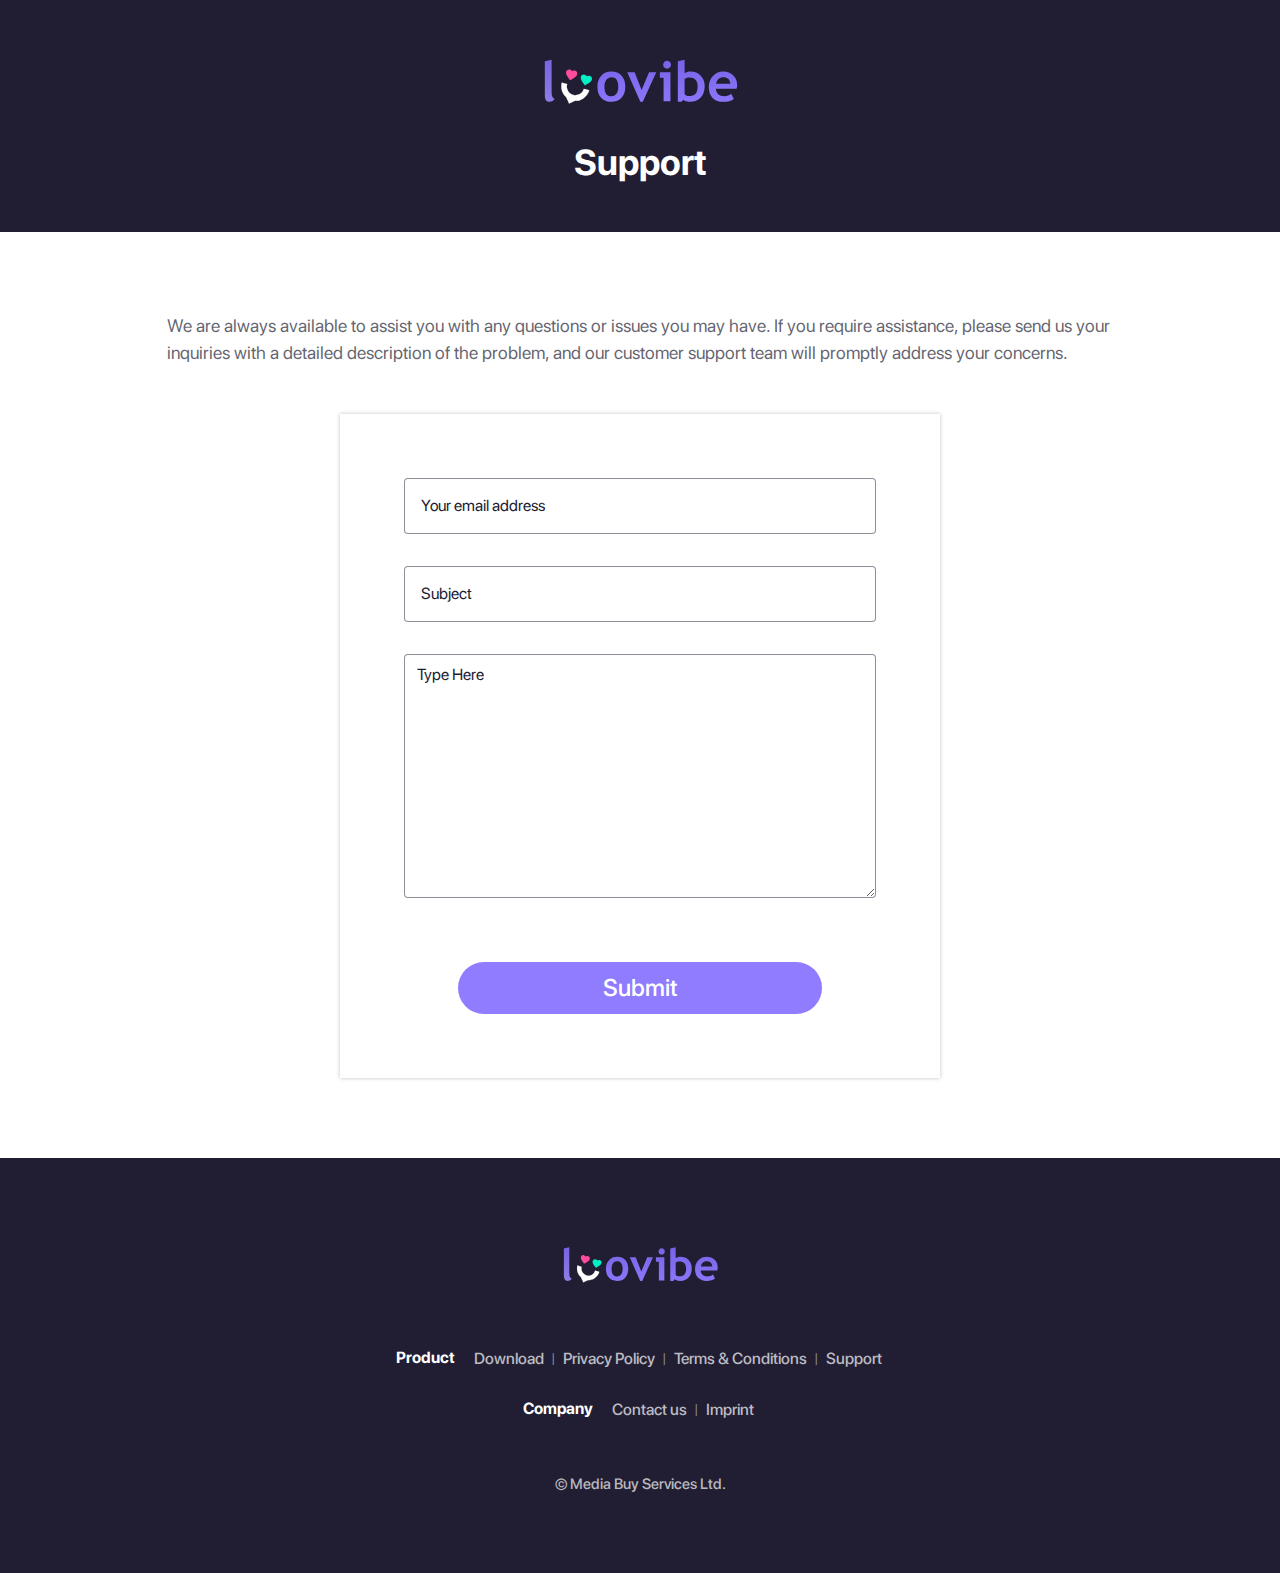
<file: support.html>
<!DOCTYPE html><!--  This site was created in Webflow. https://www.webflow.com  -->
<!--  Last Published: Wed Apr 12 2023 08:12:07 GMT+0000 (Coordinated Universal Time)  -->
<html data-wf-page="64268ca81624b4205bd84b07" data-wf-site="641c3a6ebd36a1222f7d5343">
<head>
  <meta charset="utf-8">
  <title>Support</title>
  <meta content="Support" property="og:title">
  <meta content="Support" property="twitter:title">
  <meta content="width=device-width, initial-scale=1" name="viewport">
  <meta content="Webflow" name="generator">
  <link href="css/normalize.css" rel="stylesheet" type="text/css">
  <link href="css/webflow.css" rel="stylesheet" type="text/css">
  <link href="css/loovibe.webflow.css" rel="stylesheet" type="text/css">
  <!-- [if lt IE 9]><script src="https://cdnjs.cloudflare.com/ajax/libs/html5shiv/3.7.3/html5shiv.min.js" type="text/javascript"></script><![endif] -->
  <script type="text/javascript">!function(o,c){var n=c.documentElement,t=" w-mod-";n.className+=t+"js",("ontouchstart"in o||o.DocumentTouch&&c instanceof DocumentTouch)&&(n.className+=t+"touch")}(window,document);</script>
  <link href="images/favicon.ico" rel="shortcut icon" type="image/x-icon">
  <link href="images/webclip.png" rel="apple-touch-icon">
</head>
<body class="body">
  <section id="header" data-w-id="be7be3ff-0f0b-4656-3fff-ba8595ba6999" class="tosheader_section">
    <div class="tosheader_container">
      <a href="index.html" class="tosheader_logo w-inline-block"><img src="images/loovibe-logo.svg" loading="lazy" alt="loovibe-logo" class="tosheader_logo"></a>
      <h1 class="tosheader_h1">Support</h1>
    </div>
  </section>
  <div class="tosmain_container">
    <div class="tosmain_section">
      <div class="tosmain_text">We are always available to assist you with any questions or issues you may have. If you require assistance, please send us your inquiries with a detailed description of the problem, and our customer support team will promptly address your concerns.</div>
    </div>
    <div class="contact_formblock w-form">
      <form id="email-form" name="email-form" data-name="Email Form" method="get" class="contact_form"><input type="email" class="contact_input w-input" maxlength="256" name="email" data-name="Email" placeholder="Your email address" id="email" required=""><input type="text" class="contact_input w-input" maxlength="256" name="Subject" data-name="Subject" placeholder="Subject" id="Subject" required=""><textarea placeholder="Type Here" maxlength="5000" id="Description" name="Description" data-name="Description" required="" class="contact_msgbox w-input"></textarea>
        <div class="w-form-formrecaptcha contact_recaptcha g-recaptcha g-recaptcha-error g-recaptcha-disabled g-recaptcha-invalid-key"></div><input type="submit" value="Submit" data-wait="Please wait..." class="contact_cta w-button">
      </form>
      <div class="w-form-done">
        <div>Thank you! Your submission has been received!</div>
      </div>
      <div class="w-form-fail">
        <div>Oops! Something went wrong while submitting the form.</div>
      </div>
    </div>
  </div>
  <div class="footer_section">
    <div class="footer_container">
      <a href="index.html" class="download02_logoimg w-inline-block"><img src="images/loovibe-logo.svg" loading="lazy" width="160" alt="loovibe-logo" class="download02_logoimg"></a>
      <div class="footer_tos">
        <div class="footer_productblock">
          <div class="footer_tostext">Product</div>
          <div class="footer_productinner">
            <a href="#" class="footer_link">Download</a>
            <div class="footer_linkseprator">|</div>
            <a href="privacy.html" class="footer_link">Privacy Policy</a>
            <div class="footer_linkseprator">|</div>
            <a href="terms.html" class="footer_link">Terms &amp; Conditions</a>
            <div class="footer_linkseprator">|</div>
            <a href="support.html" aria-current="page" class="footer_link w--current">Support</a>
          </div>
        </div>
        <div class="footer_productblock">
          <div class="footer_tostext">Company</div>
          <div class="footer_productinner">
            <a href="contact.html" class="footer_link">Contact us</a>
            <div class="footer_linkseprator">|</div>
            <a href="imprint.html" class="footer_link">Imprint</a>
          </div>
        </div>
      </div>
      <div class="footer_copyright">© Media Buy Services Ltd.</div>
    </div>
  </div>
  <a href="#header" data-w-id="6c3f037e-22c1-47b3-44a5-5e022b018c42" style="-webkit-transform:translate3d(0, 500px, 0) scale3d(1, 1, 1) rotateX(0) rotateY(0) rotateZ(0) skew(0, 0);-moz-transform:translate3d(0, 500px, 0) scale3d(1, 1, 1) rotateX(0) rotateY(0) rotateZ(0) skew(0, 0);-ms-transform:translate3d(0, 500px, 0) scale3d(1, 1, 1) rotateX(0) rotateY(0) rotateZ(0) skew(0, 0);transform:translate3d(0, 500px, 0) scale3d(1, 1, 1) rotateX(0) rotateY(0) rotateZ(0) skew(0, 0);opacity:0" class="tos_scrolltotop_block w-inline-block"><img src="images/more-icon.svg" loading="lazy" alt="more-less-icon" class="scrolltotop_icon"></a>
  <div class="cookie_bar">
    <div class="cookie_text">We use cookies to make our site work better. For more information, please check our <a href="#" data-w-id="5ec56753-8865-f279-5fa3-29947172071e" class="cookie_link">Cookie Policy</a>
    </div><img src="images/close-icon02.svg" loading="lazy" data-w-id="5ec56753-8865-f279-5fa3-299471720720" alt="close-icon" class="cookie_close">
  </div>
  <div style="display:none" class="cookie_overlay">
    <div class="cookie_modal">
      <div class="cookie_modaltop">
        <div class="cookie_modaltitle">Use of Cookies and Comparable Technologies</div><img src="images/close-icon02.svg" loading="lazy" data-w-id="2cb0a81b-fc00-ff2b-adb9-2fbd61f23095" alt="close-icon" class="cookie_closemodal">
      </div>
      <div class="cookie_modalbox">
        <div class="cookie_modaltext">In order to provide you with a better service and user experience, most websites utilize cookies. Cookies are helpful techniques that collect and utilize information to optimize the user experience. They enable users to remain logged in on a website and ensure that preferences, such as language and location settings, are saved.<br><br>Furthermore, cookies ensure that your shopping basket remains updated during online shopping. They also allow website owners to track user activity and analyze which pages are being visited the most. While some cookies may track online behavior, this is typically necessary for advertisers to provide relevant ads and cover the costs of maintaining the website. Overall, cookies play a crucial role in enhancing the user experience of websites.<br><br>Please note that cookies are stored on your computer and can be removed whenever desired. This can be done through a few simple steps, which are outlined in the user manual of your browser (click on one of the links below to access the manual). It&#x27;s important to keep in mind that some websites may require you to reset your preferences or log in again after removing their cookies.</div>
        <div class="cookie_modalbrowsers">
          <a href="https://support.google.com/chrome/answer/95647" target="_blank" class="cookie_modallink w-inline-block"><img src="images/chrome-icon.svg" loading="lazy" alt="chrome-icon" class="cookie_modalbrowsericon"></a>
          <a href="https://support.microsoft.com/en-us/microsoft-edge/delete-cookies-in-microsoft-edge-63947406-40ac-c3b8-57b9-2a946a29ae09" target="_blank" class="cookie_modallink w-inline-block"><img src="images/edge-icon.svg" loading="lazy" alt="edge-icon" class="cookie_modalbrowsericon"></a>
          <a href="https://support.mozilla.org/en-US/kb/cookies-information-websites-store-on-your-computer" target="_blank" class="cookie_modallink w-inline-block"><img src="images/firefox-icon.svg" loading="lazy" alt="firefox-icon" class="cookie_modalbrowsericon"></a>
          <a href="https://support.apple.com/sr-rs/guide/safari/sfri11471/mac" target="_blank" class="cookie_modallink w-inline-block"><img src="images/safari-icon.svg" loading="lazy" alt="safari-icon" class="cookie_modalbrowsericon"></a>
        </div>
        <div class="cookie_modaltext">It&#x27;s important to note that using cookies is a safe practice. Cookies do not result in email or telemarketing activities as they do not save your email address or phone number. Furthermore, advertisers are unable to construct a profile linked to a specific person through the use of cookies.</div>
        <a data-w-id="2cb0a81b-fc00-ff2b-adb9-2fbd61f230aa" href="#" class="modal_cta w-button">Close this window and don&#x27;t show me again.</a>
      </div>
    </div>
  </div>
  <script src="https://d3e54v103j8qbb.cloudfront.net/js/jquery-3.5.1.min.dc5e7f18c8.js?site=641c3a6ebd36a1222f7d5343" type="text/javascript" integrity="sha256-9/aliU8dGd2tb6OSsuzixeV4y/faTqgFtohetphbbj0=" crossorigin="anonymous"></script>
  <script src="js/webflow.js" type="text/javascript"></script>
  <!-- [if lte IE 9]><script src="https://cdnjs.cloudflare.com/ajax/libs/placeholders/3.0.2/placeholders.min.js"></script><![endif] -->
</body>
</html>
</file>
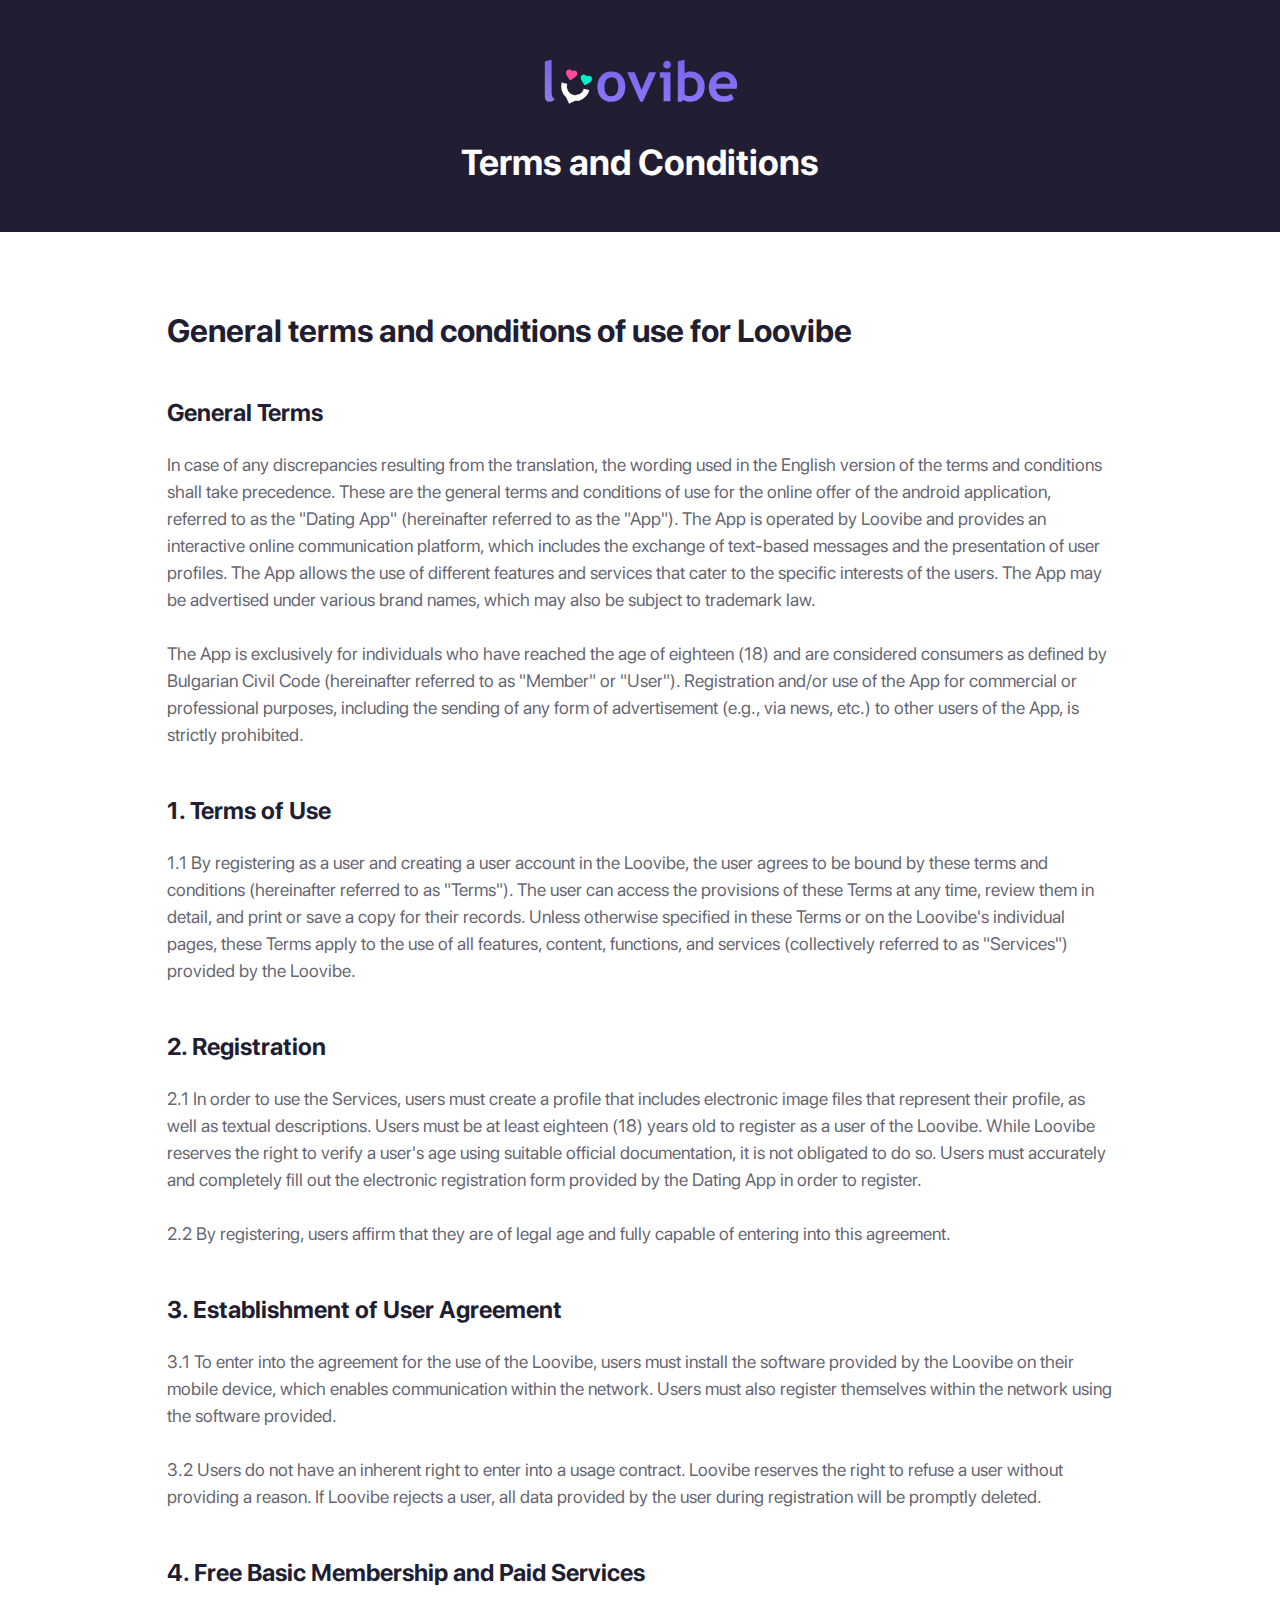
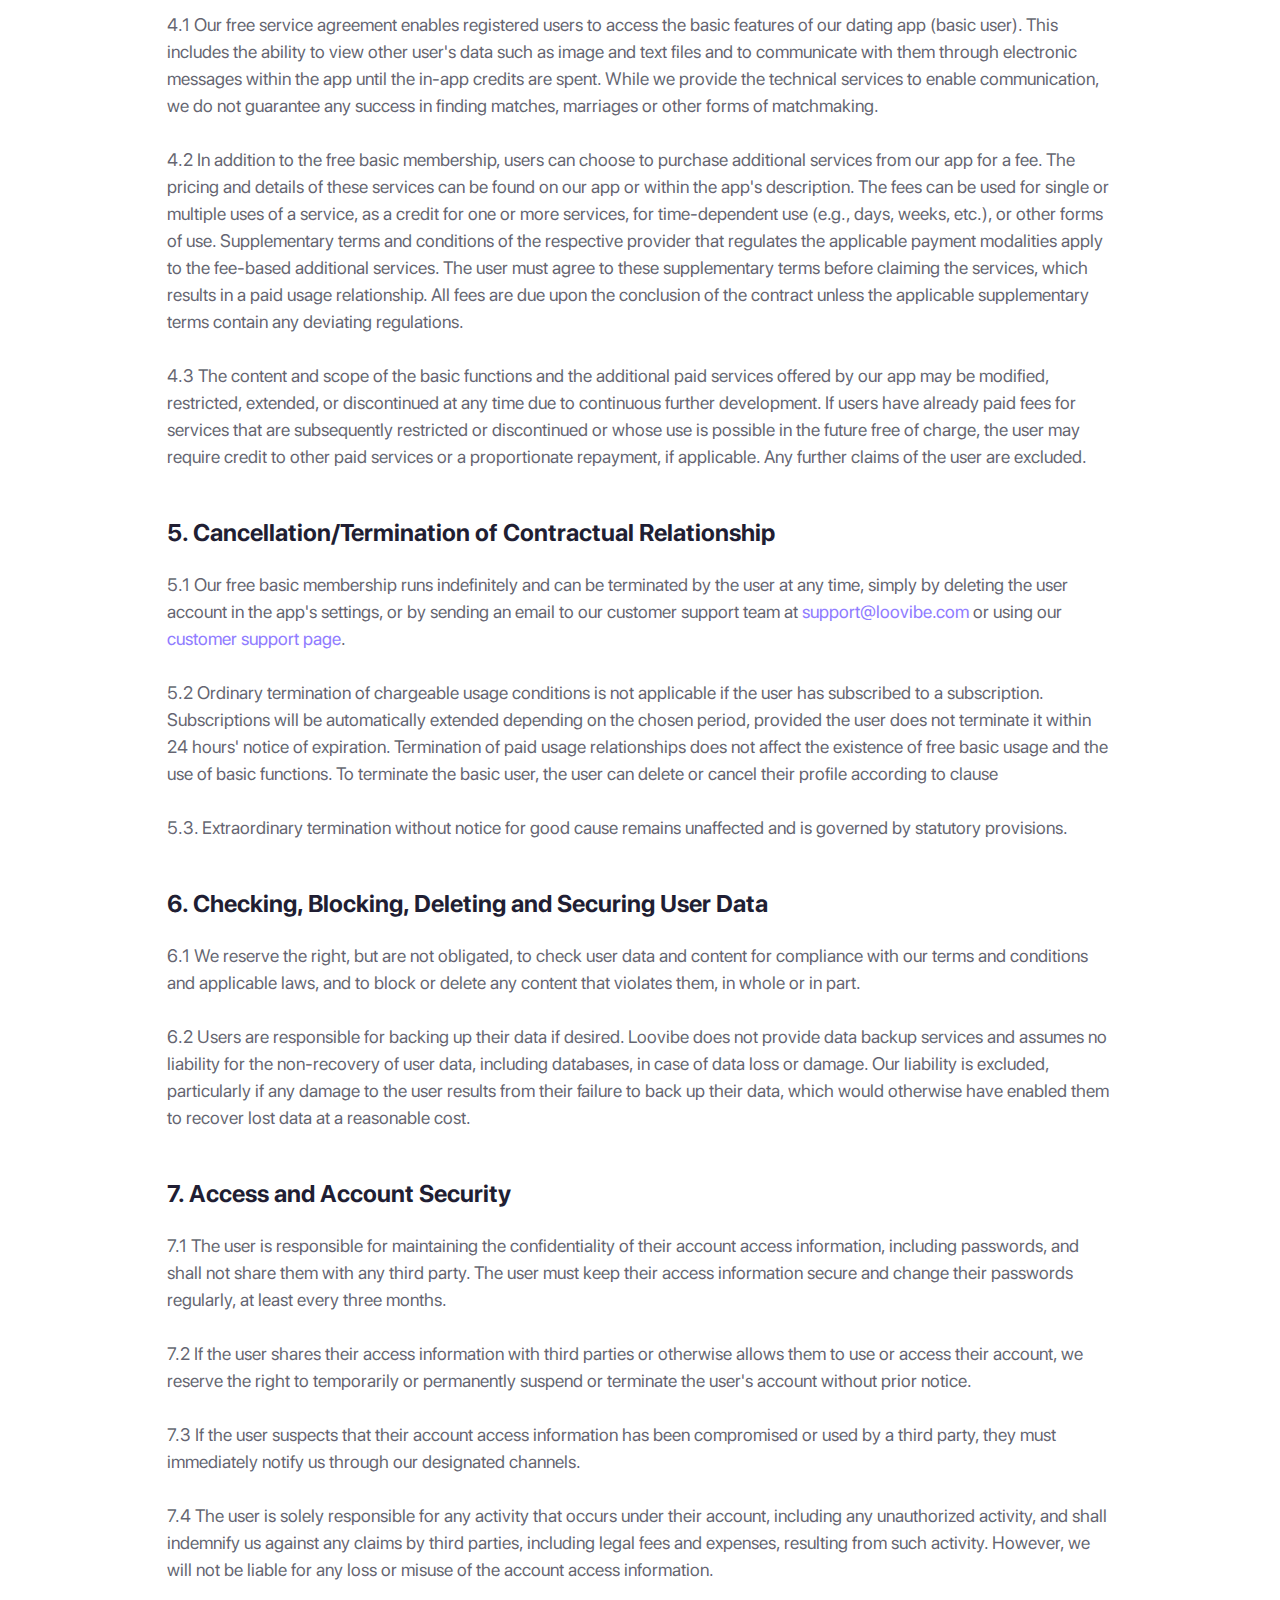
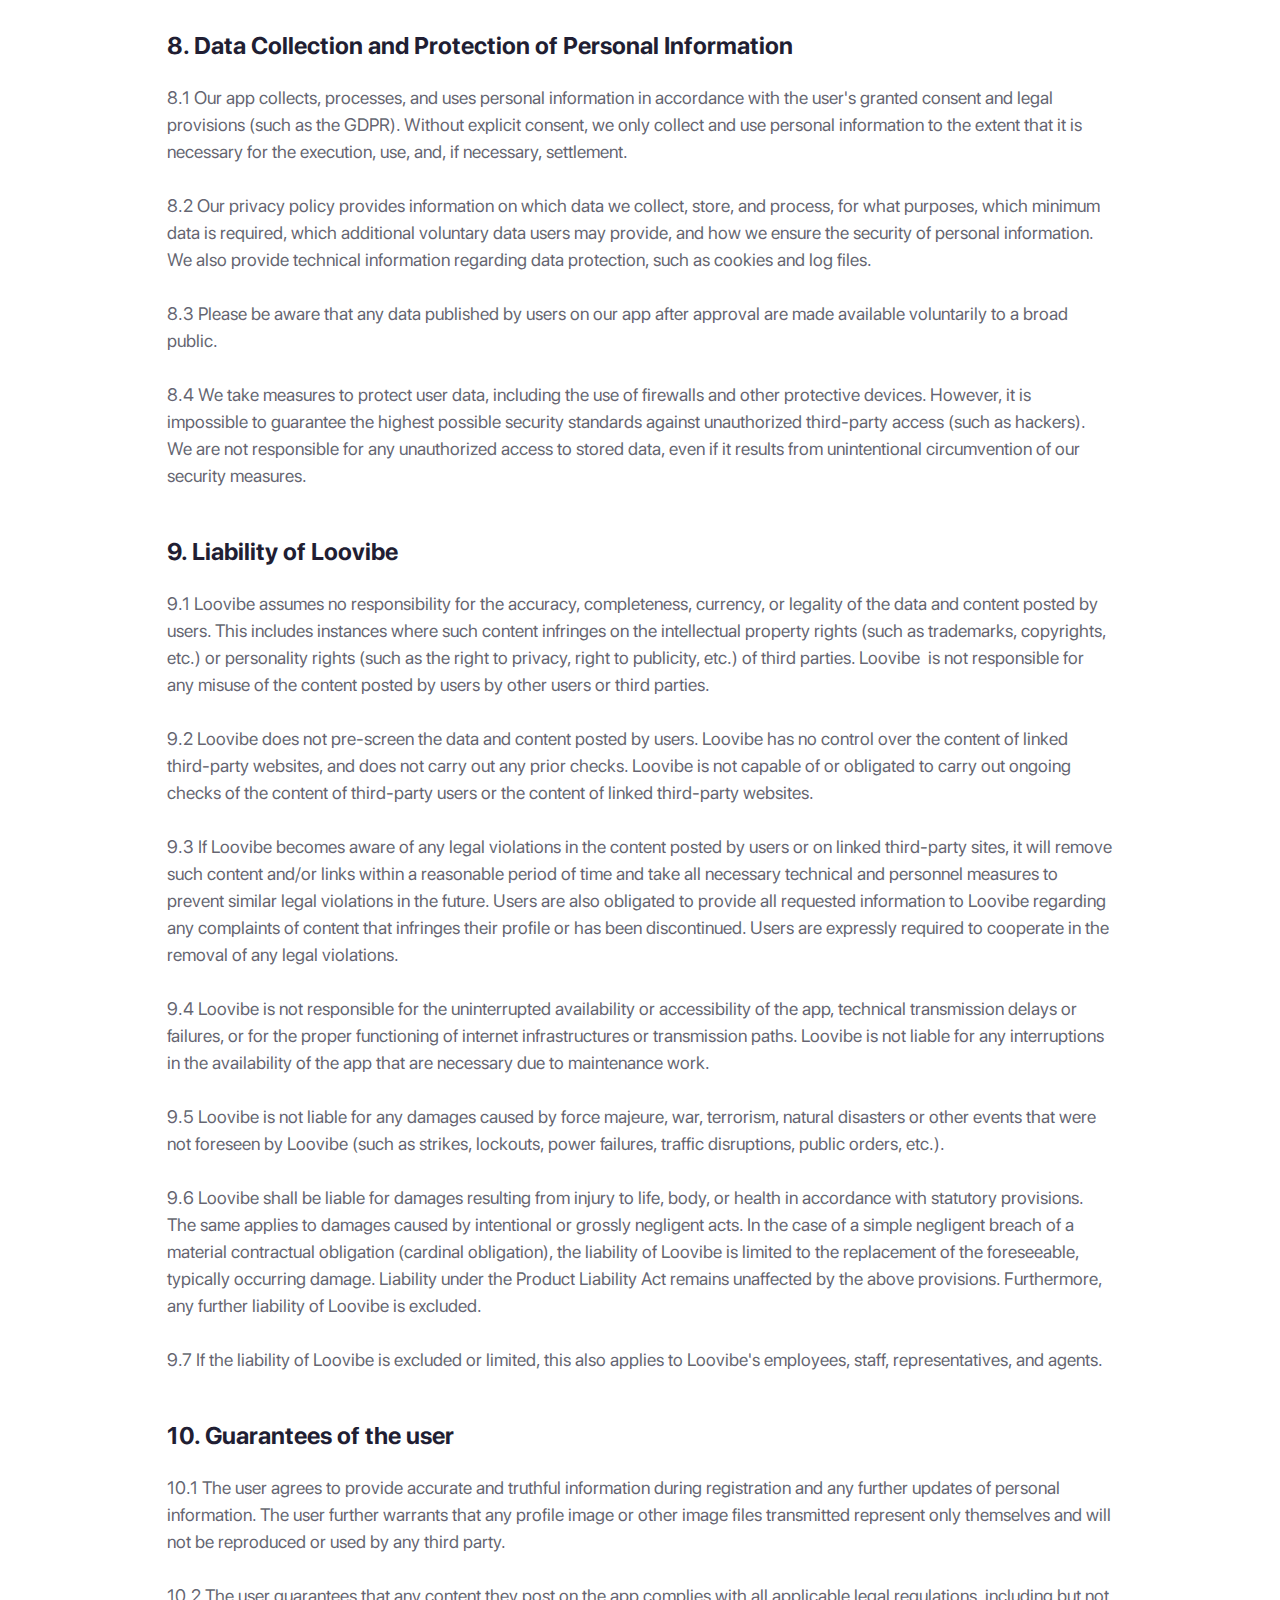
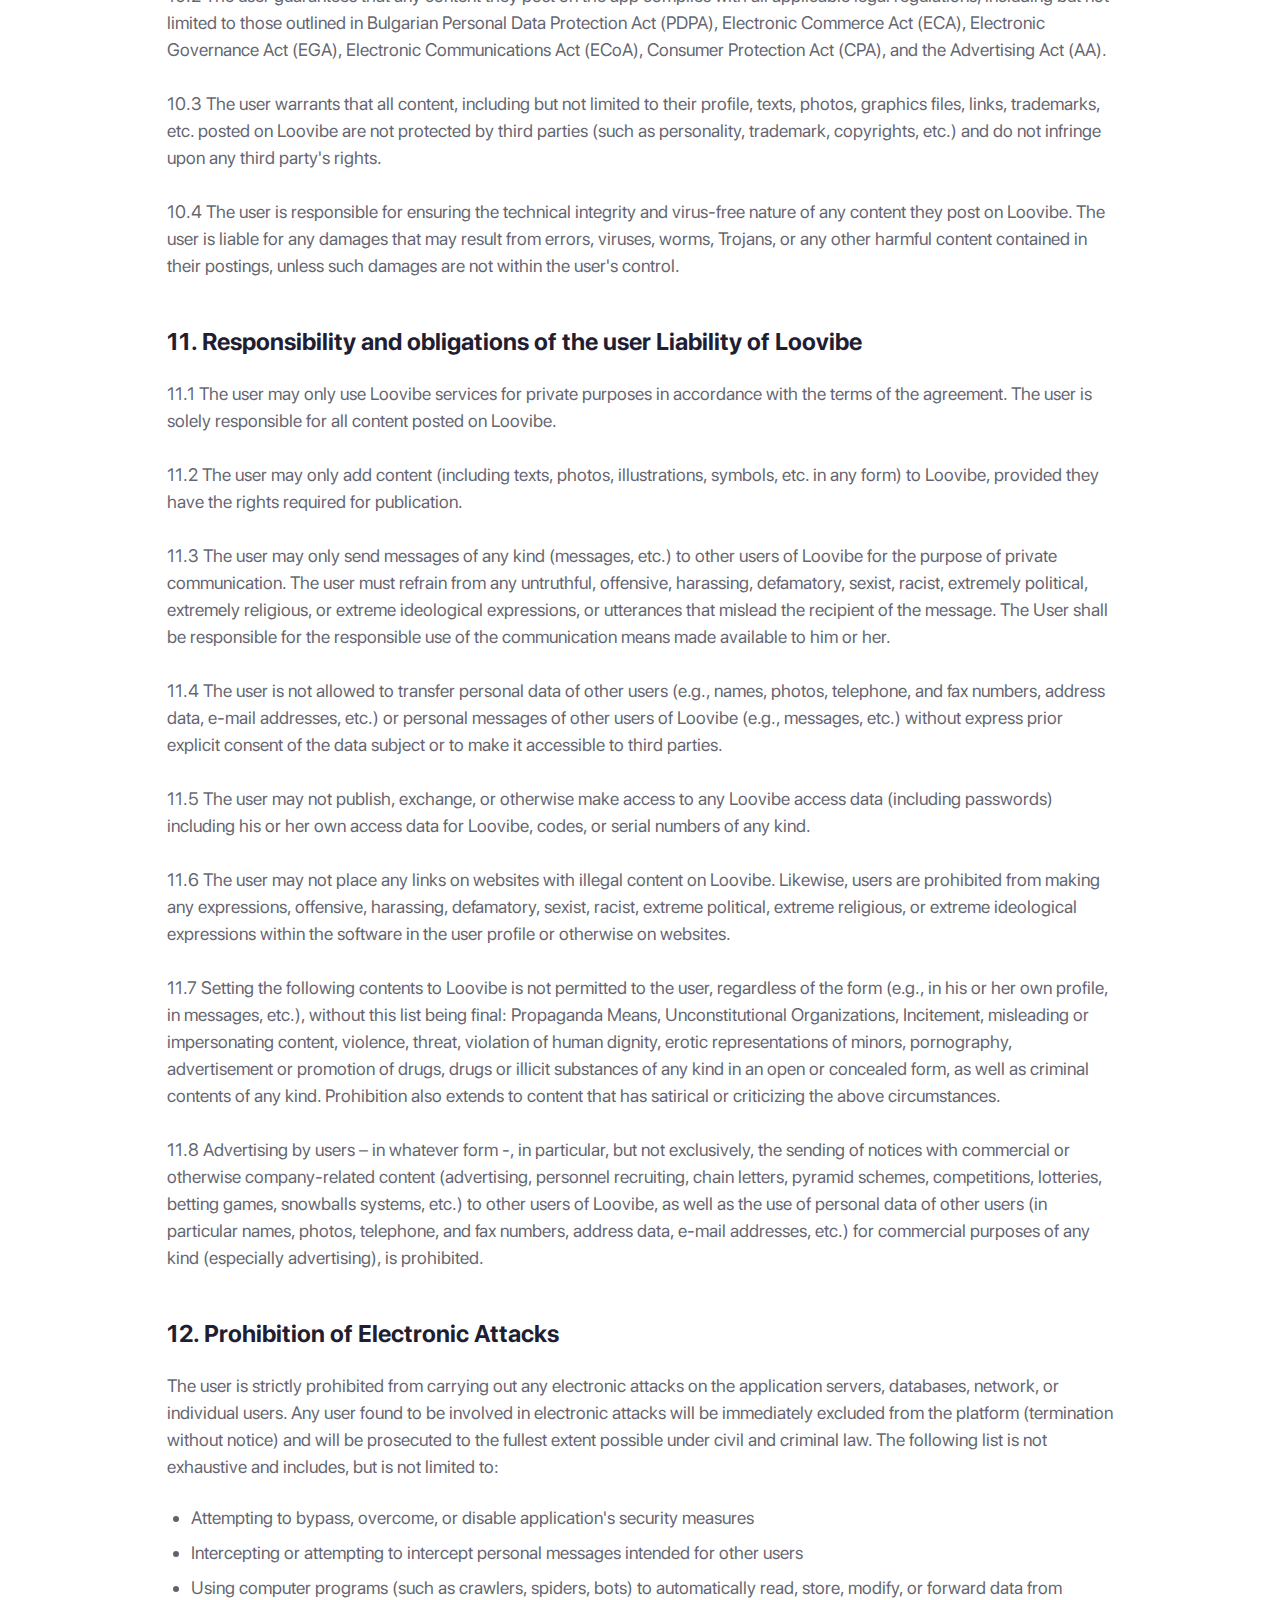
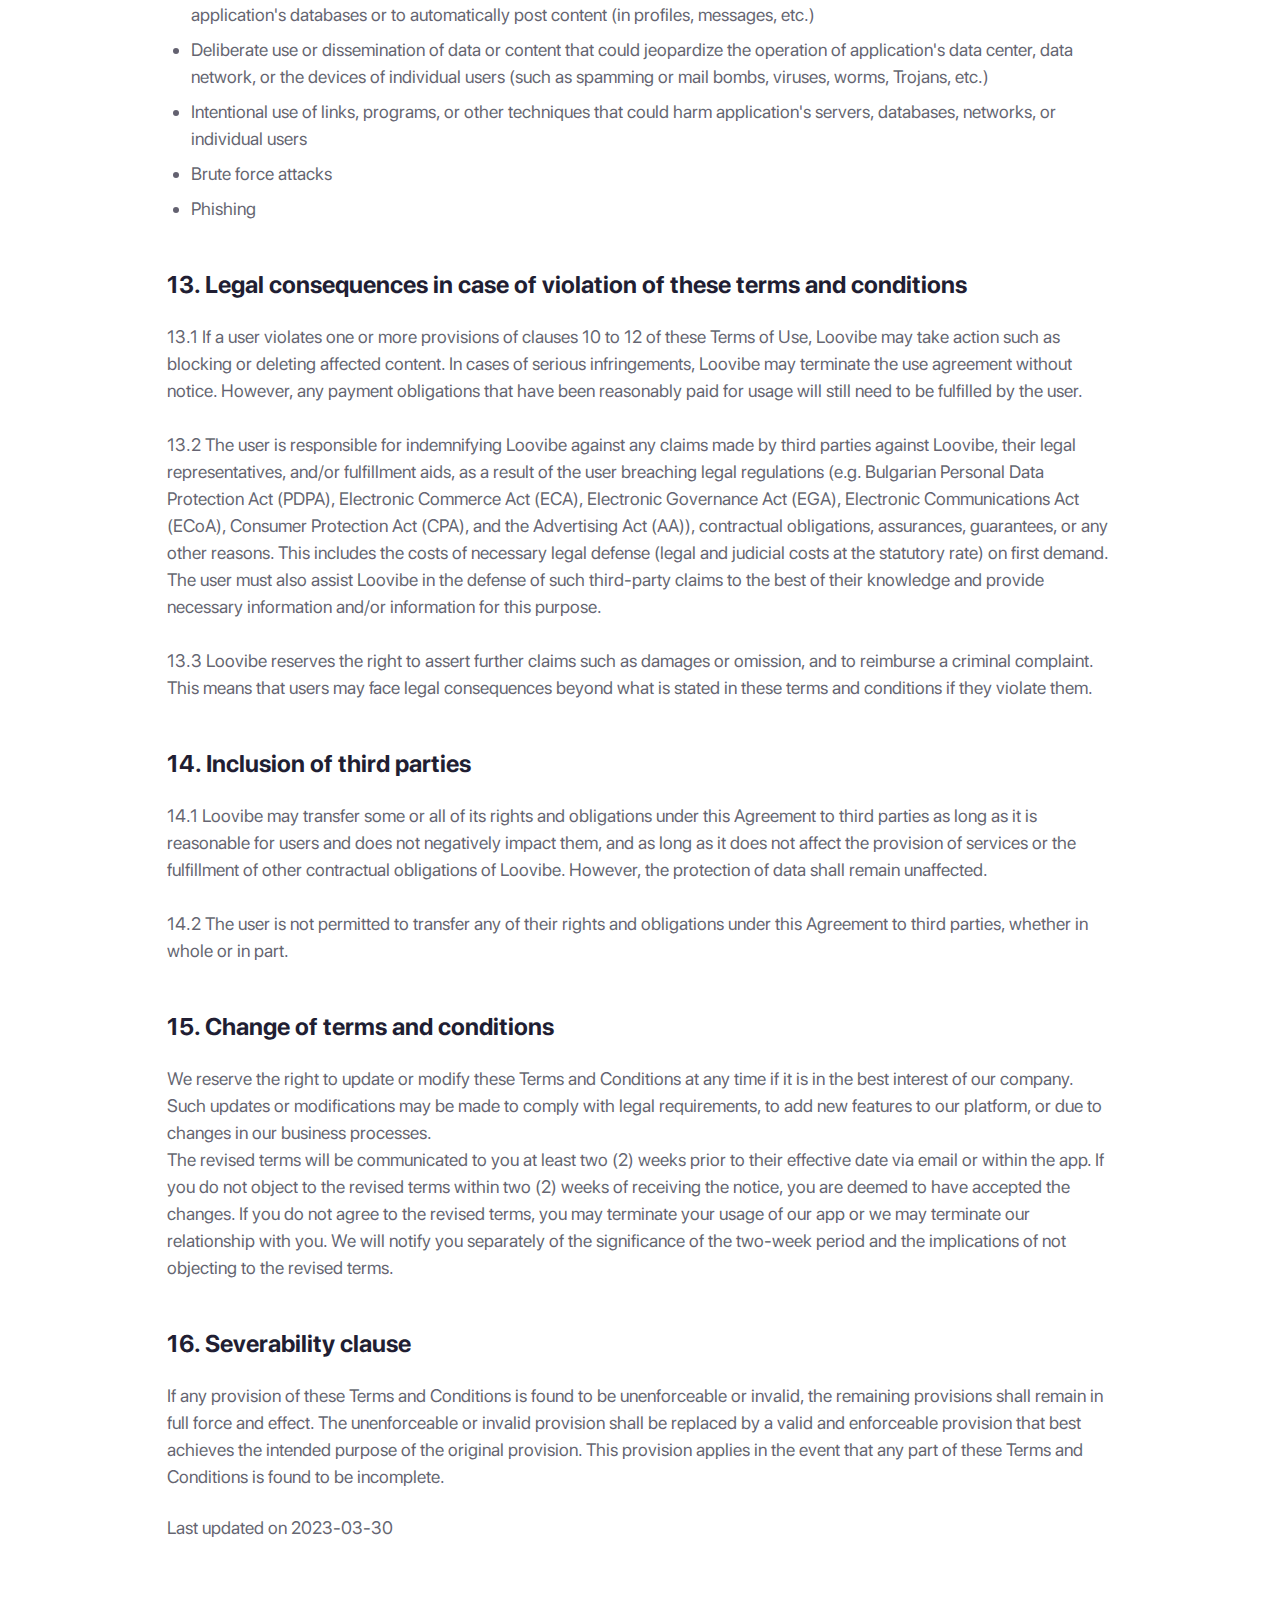
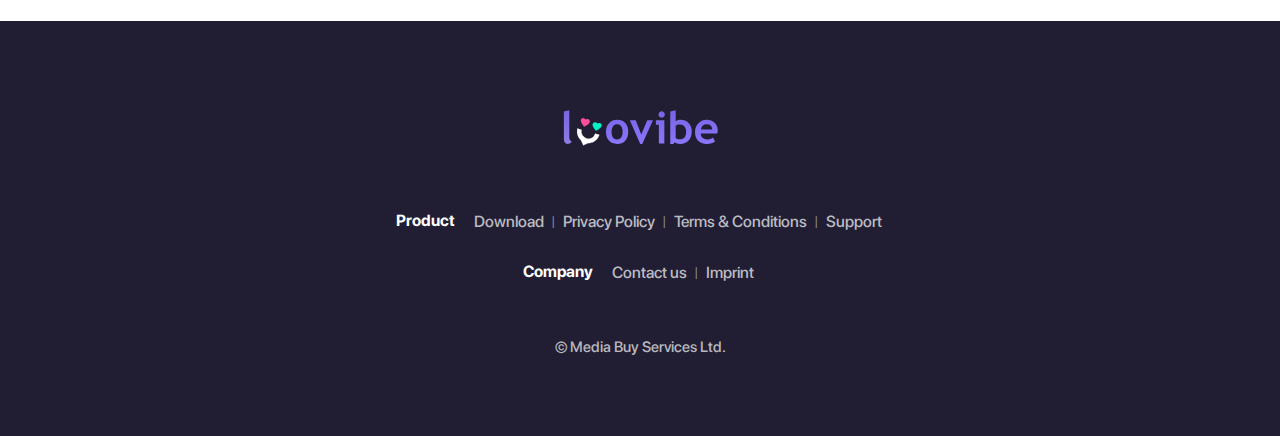
<file: terms.html>
<!DOCTYPE html><!--  This site was created in Webflow. https://www.webflow.com  -->
<!--  Last Published: Wed Apr 12 2023 08:12:07 GMT+0000 (Coordinated Universal Time)  -->
<html data-wf-page="64267c3485efe6d732e6667b" data-wf-site="641c3a6ebd36a1222f7d5343">
<head>
  <meta charset="utf-8">
  <title>Terms and Conditions</title>
  <meta content="Terms and Conditions" property="og:title">
  <meta content="Terms and Conditions" property="twitter:title">
  <meta content="width=device-width, initial-scale=1" name="viewport">
  <meta content="Webflow" name="generator">
  <link href="css/normalize.css" rel="stylesheet" type="text/css">
  <link href="css/webflow.css" rel="stylesheet" type="text/css">
  <link href="css/loovibe.webflow.css" rel="stylesheet" type="text/css">
  <!-- [if lt IE 9]><script src="https://cdnjs.cloudflare.com/ajax/libs/html5shiv/3.7.3/html5shiv.min.js" type="text/javascript"></script><![endif] -->
  <script type="text/javascript">!function(o,c){var n=c.documentElement,t=" w-mod-";n.className+=t+"js",("ontouchstart"in o||o.DocumentTouch&&c instanceof DocumentTouch)&&(n.className+=t+"touch")}(window,document);</script>
  <link href="images/favicon.ico" rel="shortcut icon" type="image/x-icon">
  <link href="images/webclip.png" rel="apple-touch-icon">
</head>
<body class="body">
  <section id="header" data-w-id="be7be3ff-0f0b-4656-3fff-ba8595ba6999" class="tosheader_section">
    <div class="tosheader_container">
      <a href="index.html" class="tosheader_logo w-inline-block"><img src="images/loovibe-logo.svg" loading="lazy" alt="loovibe-logo" class="tosheader_logo"></a>
      <h1 class="tosheader_h1">Terms and Conditions</h1>
    </div>
  </section>
  <div class="tosmain_container">
    <div class="tosmain_section">
      <h2 class="tosmain_h2">General terms and conditions of use for Loovibe</h2>
    </div>
    <div class="tosmain_section">
      <h3 class="tosmain_h3">General Terms</h3>
      <div class="tosmain_text">In case of any discrepancies resulting from the translation, the wording used in the English version of the terms and conditions shall take precedence. These are the general terms and conditions of use for the online offer of the android application, referred to as the &quot;Dating App&quot; (hereinafter referred to as the &quot;App&quot;). The App is operated by Loovibe and provides an interactive online communication platform, which includes the exchange of text-based messages and the presentation of user profiles. The App allows the use of different features and services that cater to the specific interests of the users. The App may be advertised under various brand names, which may also be subject to trademark law.<br><br>The App is exclusively for individuals who have reached the age of eighteen (18) and are considered consumers as defined by Bulgarian Civil Code (hereinafter referred to as &quot;Member&quot; or &quot;User&quot;). Registration and/or use of the App for commercial or professional purposes, including the sending of any form of advertisement (e.g., via news, etc.) to other users of the App, is strictly prohibited.</div>
    </div>
    <div class="tosmain_section">
      <h3 class="tosmain_h3">1. Terms of Use</h3>
      <div class="tosmain_text">1.1 By registering as a user and creating a user account in the Loovibe, the user agrees to be bound by these terms and conditions (hereinafter referred to as &quot;Terms&quot;). The user can access the provisions of these Terms at any time, review them in detail, and print or save a copy for their records. Unless otherwise specified in these Terms or on the Loovibe&#x27;s individual pages, these Terms apply to the use of all features, content, functions, and services (collectively referred to as &quot;Services&quot;) provided by the Loovibe.</div>
    </div>
    <div class="tosmain_section">
      <h3 class="tosmain_h3">2. Registration</h3>
      <div class="tosmain_text">2.1 In order to use the Services, users must create a profile that includes electronic image files that represent their profile, as well as textual descriptions. Users must be at least eighteen (18) years old to register as a user of the Loovibe. While Loovibe reserves the right to verify a user&#x27;s age using suitable official documentation, it is not obligated to do so. Users must accurately and completely fill out the electronic registration form provided by the Dating App in order to register.<br><br>2.2 By registering, users affirm that they are of legal age and fully capable of entering into this agreement.</div>
    </div>
    <div class="tosmain_section">
      <h3 class="tosmain_h3">3. Establishment of User Agreement</h3>
      <div class="tosmain_text">3.1 To enter into the agreement for the use of the Loovibe, users must install the software provided by the Loovibe on their mobile device, which enables communication within the network. Users must also register themselves within the network using the software provided.<br><br>3.2 Users do not have an inherent right to enter into a usage contract. Loovibe reserves the right to refuse a user without providing a reason. If Loovibe rejects a user, all data provided by the user during registration will be promptly deleted.</div>
    </div>
    <div class="tosmain_section">
      <h3 class="tosmain_h3">4. Free Basic Membership and Paid Services</h3>
      <div class="tosmain_text">4.1 Our free service agreement enables registered users to access the basic features of our dating app (basic user). This includes the ability to view other user&#x27;s data such as image and text files and to communicate with them through electronic messages within the app until the in-app credits are spent. While we provide the technical services to enable communication, we do not guarantee any success in finding matches, marriages or other forms of matchmaking.<br><br>4.2 In addition to the free basic membership, users can choose to purchase additional services from our app for a fee. The pricing and details of these services can be found on our app or within the app&#x27;s description. The fees can be used for single or multiple uses of a service, as a credit for one or more services, for time-dependent use (e.g., days, weeks, etc.), or other forms of use. Supplementary terms and conditions of the respective provider that regulates the applicable payment modalities apply to the fee-based additional services. The user must agree to these supplementary terms before claiming the services, which results in a paid usage relationship. All fees are due upon the conclusion of the contract unless the applicable supplementary terms contain any deviating regulations.<br><br>4.3 The content and scope of the basic functions and the additional paid services offered by our app may be modified, restricted, extended, or discontinued at any time due to continuous further development. If users have already paid fees for services that are subsequently restricted or discontinued or whose use is possible in the future free of charge, the user may require credit to other paid services or a proportionate repayment, if applicable. Any further claims of the user are excluded.</div>
    </div>
    <div class="tosmain_section">
      <h3 class="tosmain_h3">5. Cancellation/Termination of Contractual Relationship</h3>
      <div class="tosmain_text">5.1 Our free basic membership runs indefinitely and can be terminated by the user at any time, simply by deleting the user account in the app&#x27;s settings, or by sending an email to our customer support team at <a href="mailto:support@loovibe.com" class="tosmain_link">support@loovibe.com</a> or using our <a href="support.html" class="tosmain_link">customer support page</a>.<br>‍<br>5.2 Ordinary termination of chargeable usage conditions is not applicable if the user has subscribed to a subscription. Subscriptions will be automatically extended depending on the chosen period, provided the user does not terminate it within 24 hours&#x27; notice of expiration. Termination of paid usage relationships does not affect the existence of free basic usage and the use of basic functions. To terminate the basic user, the user can delete or cancel their profile according to clause <br><br>5.3. Extraordinary termination without notice for good cause remains unaffected and is governed by statutory provisions.</div>
    </div>
    <div class="tosmain_section">
      <h3 class="tosmain_h3">6. Checking, Blocking, Deleting and Securing User Data</h3>
      <div class="tosmain_text">6.1 We reserve the right, but are not obligated, to check user data and content for compliance with our terms and conditions and applicable laws, and to block or delete any content that violates them, in whole or in part.<br><br>6.2 Users are responsible for backing up their data if desired. Loovibe does not provide data backup services and assumes no liability for the non-recovery of user data, including databases, in case of data loss or damage. Our liability is excluded, particularly if any damage to the user results from their failure to back up their data, which would otherwise have enabled them to recover lost data at a reasonable cost.</div>
    </div>
    <div class="tosmain_section">
      <h3 class="tosmain_h3">7. Access and Account Security</h3>
      <div class="tosmain_text">7.1 The user is responsible for maintaining the confidentiality of their account access information, including passwords, and shall not share them with any third party. The user must keep their access information secure and change their passwords regularly, at least every three months.<br><br>7.2 If the user shares their access information with third parties or otherwise allows them to use or access their account, we reserve the right to temporarily or permanently suspend or terminate the user&#x27;s account without prior notice.<br><br>7.3 If the user suspects that their account access information has been compromised or used by a third party, they must immediately notify us through our designated channels.<br><br>7.4 The user is solely responsible for any activity that occurs under their account, including any unauthorized activity, and shall indemnify us against any claims by third parties, including legal fees and expenses, resulting from such activity. However, we will not be liable for any loss or misuse of the account access information.</div>
    </div>
    <div class="tosmain_section">
      <h3 class="tosmain_h3">8. Data Collection and Protection of Personal Information</h3>
      <div class="tosmain_text">8.1 Our app collects, processes, and uses personal information in accordance with the user&#x27;s granted consent and legal provisions (such as the GDPR). Without explicit consent, we only collect and use personal information to the extent that it is necessary for the execution, use, and, if necessary, settlement.<br><br>8.2 Our privacy policy provides information on which data we collect, store, and process, for what purposes, which minimum data is required, which additional voluntary data users may provide, and how we ensure the security of personal information. We also provide technical information regarding data protection, such as cookies and log files.<br><br>8.3 Please be aware that any data published by users on our app after approval are made available voluntarily to a broad public.<br><br>8.4 We take measures to protect user data, including the use of firewalls and other protective devices. However, it is impossible to guarantee the highest possible security standards against unauthorized third-party access (such as hackers). We are not responsible for any unauthorized access to stored data, even if it results from unintentional circumvention of our security measures.</div>
    </div>
    <div class="tosmain_section">
      <h3 class="tosmain_h3">9. Liability of Loovibe</h3>
      <div class="tosmain_text">9.1 Loovibe assumes no responsibility for the accuracy, completeness, currency, or legality of the data and content posted by users. This includes instances where such content infringes on the intellectual property rights (such as trademarks, copyrights, etc.) or personality rights (such as the right to privacy, right to publicity, etc.) of third parties. Loovibe  is not responsible for any misuse of the content posted by users by other users or third parties.<br><br>9.2 Loovibe does not pre-screen the data and content posted by users. Loovibe has no control over the content of linked third-party websites, and does not carry out any prior checks. Loovibe is not capable of or obligated to carry out ongoing checks of the content of third-party users or the content of linked third-party websites.<br><br>9.3 If Loovibe becomes aware of any legal violations in the content posted by users or on linked third-party sites, it will remove such content and/or links within a reasonable period of time and take all necessary technical and personnel measures to prevent similar legal violations in the future. Users are also obligated to provide all requested information to Loovibe regarding any complaints of content that infringes their profile or has been discontinued. Users are expressly required to cooperate in the removal of any legal violations.<br><br>9.4 Loovibe is not responsible for the uninterrupted availability or accessibility of the app, technical transmission delays or failures, or for the proper functioning of internet infrastructures or transmission paths. Loovibe is not liable for any interruptions in the availability of the app that are necessary due to maintenance work.<br><br>9.5 Loovibe is not liable for any damages caused by force majeure, war, terrorism, natural disasters or other events that were not foreseen by Loovibe (such as strikes, lockouts, power failures, traffic disruptions, public orders, etc.).<br><br>9.6 Loovibe shall be liable for damages resulting from injury to life, body, or health in accordance with statutory provisions. The same applies to damages caused by intentional or grossly negligent acts. In the case of a simple negligent breach of a material contractual obligation (cardinal obligation), the liability of Loovibe is limited to the replacement of the foreseeable, typically occurring damage. Liability under the Product Liability Act remains unaffected by the above provisions. Furthermore, any further liability of Loovibe is excluded.<br><br>9.7 If the liability of Loovibe is excluded or limited, this also applies to Loovibe&#x27;s employees, staff, representatives, and agents.</div>
    </div>
    <div class="tosmain_section">
      <h3 class="tosmain_h3">10. Guarantees of the user</h3>
      <div class="tosmain_text">10.1 The user agrees to provide accurate and truthful information during registration and any further updates of personal information. The user further warrants that any profile image or other image files transmitted represent only themselves and will not be reproduced or used by any third party.<br><br>10.2 The user guarantees that any content they post on the app complies with all applicable legal regulations, including but not limited to those outlined in Bulgarian Personal Data Protection Act (PDPA), Electronic Commerce Act (ECA), Electronic Governance Act (EGA), Electronic Communications Act (ECoA), Consumer Protection Act (CPA), and the Advertising Act (AA).<br><br>10.3 The user warrants that all content, including but not limited to their profile, texts, photos, graphics files, links, trademarks, etc. posted on Loovibe are not protected by third parties (such as personality, trademark, copyrights, etc.) and do not infringe upon any third party&#x27;s rights.<br><br>10.4 The user is responsible for ensuring the technical integrity and virus-free nature of any content they post on Loovibe. The user is liable for any damages that may result from errors, viruses, worms, Trojans, or any other harmful content contained in their postings, unless such damages are not within the user&#x27;s control.</div>
    </div>
    <div class="tosmain_section">
      <h3 class="tosmain_h3">11. Responsibility and obligations of the user Liability of Loovibe</h3>
      <div class="tosmain_text">11.1 The user may only use Loovibe services for private purposes in accordance with the terms of the agreement. The user is solely responsible for all content posted on Loovibe.<br><br>11.2 The user may only add content (including texts, photos, illustrations, symbols, etc. in any form) to Loovibe, provided they have the rights required for publication.<br><br>11.3 The user may only send messages of any kind (messages, etc.) to other users of Loovibe for the purpose of private communication. The user must refrain from any untruthful, offensive, harassing, defamatory, sexist, racist, extremely political, extremely religious, or extreme ideological expressions, or utterances that mislead the recipient of the message. The User shall be responsible for the responsible use of the communication means made available to him or her.<br><br>11.4 The user is not allowed to transfer personal data of other users (e.g., names, photos, telephone, and fax numbers, address data, e-mail addresses, etc.) or personal messages of other users of Loovibe (e.g., messages, etc.) without express prior explicit consent of the data subject or to make it accessible to third parties.<br><br>11.5 The user may not publish, exchange, or otherwise make access to any Loovibe access data (including passwords) including his or her own access data for Loovibe, codes, or serial numbers of any kind.<br><br>11.6 The user may not place any links on websites with illegal content on Loovibe. Likewise, users are prohibited from making any expressions, offensive, harassing, defamatory, sexist, racist, extreme political, extreme religious, or extreme ideological expressions within the software in the user profile or otherwise on websites.<br><br>11.7 Setting the following contents to Loovibe is not permitted to the user, regardless of the form (e.g., in his or her own profile, in messages, etc.), without this list being final: Propaganda Means, Unconstitutional Organizations, Incitement, misleading or impersonating content, violence, threat, violation of human dignity, erotic representations of minors, pornography, advertisement or promotion of drugs, drugs or illicit substances of any kind in an open or concealed form, as well as criminal contents of any kind. Prohibition also extends to content that has satirical or criticizing the above circumstances.<br><br>11.8 Advertising by users – in whatever form -, in particular, but not exclusively, the sending of notices with commercial or otherwise company-related content (advertising, personnel recruiting, chain letters, pyramid schemes, competitions, lotteries, betting games, snowballs systems, etc.) to other users of Loovibe, as well as the use of personal data of other users (in particular names, photos, telephone, and fax numbers, address data, e-mail addresses, etc.) for commercial purposes of any kind (especially advertising), is prohibited.</div>
    </div>
    <div class="tosmain_section">
      <h3 class="tosmain_h3">12. Prohibition of Electronic Attacks</h3>
      <div class="tosmain_text">The user is strictly prohibited from carrying out any electronic attacks on the application servers, databases, network, or individual users. Any user found to be involved in electronic attacks will be immediately excluded from the platform (termination without notice) and will be prosecuted to the fullest extent possible under civil and criminal law. The following list is not exhaustive and includes, but is not limited to:</div>
      <ul role="list" class="tosmain_listblock">
        <li class="tosmain_text">Attempting to bypass, overcome, or disable application&#x27;s security measures</li>
        <li class="tosmain_text">Intercepting or attempting to intercept personal messages intended for other users</li>
        <li class="tosmain_text">Using computer programs (such as crawlers, spiders, bots) to automatically read, store, modify, or forward data from application&#x27;s databases or to automatically post content (in profiles, messages, etc.)</li>
        <li class="tosmain_text">Deliberate use or dissemination of data or content that could jeopardize the operation of application&#x27;s data center, data network, or the devices of individual users (such as spamming or mail bombs, viruses, worms, Trojans, etc.)</li>
        <li class="tosmain_text">Intentional use of links, programs, or other techniques that could harm application&#x27;s servers, databases, networks, or individual users</li>
        <li class="tosmain_text">Brute force attacks</li>
        <li class="tosmain_text">Phishing</li>
      </ul>
    </div>
    <div class="tosmain_section">
      <h3 class="tosmain_h3">13. Legal consequences in case of violation of these terms and conditions</h3>
      <div class="tosmain_text">13.1 If a user violates one or more provisions of clauses 10 to 12 of these Terms of Use, Loovibe may take action such as blocking or deleting affected content. In cases of serious infringements, Loovibe may terminate the use agreement without notice. However, any payment obligations that have been reasonably paid for usage will still need to be fulfilled by the user.<br><br>13.2 The user is responsible for indemnifying Loovibe against any claims made by third parties against Loovibe, their legal representatives, and/or fulfillment aids, as a result of the user breaching legal regulations (e.g. Bulgarian Personal Data Protection Act (PDPA), Electronic Commerce Act (ECA), Electronic Governance Act (EGA), Electronic Communications Act (ECoA), Consumer Protection Act (CPA), and the Advertising Act (AA)), contractual obligations, assurances, guarantees, or any other reasons. This includes the costs of necessary legal defense (legal and judicial costs at the statutory rate) on first demand. The user must also assist Loovibe in the defense of such third-party claims to the best of their knowledge and provide necessary information and/or information for this purpose.<br><br>13.3 Loovibe reserves the right to assert further claims such as damages or omission, and to reimburse a criminal complaint. This means that users may face legal consequences beyond what is stated in these terms and conditions if they violate them.</div>
    </div>
    <div class="tosmain_section">
      <h3 class="tosmain_h3">14. Inclusion of third parties</h3>
      <div class="tosmain_text">14.1 Loovibe may transfer some or all of its rights and obligations under this Agreement to third parties as long as it is reasonable for users and does not negatively impact them, and as long as it does not affect the provision of services or the fulfillment of other contractual obligations of Loovibe. However, the protection of data shall remain unaffected.<br><br>14.2 The user is not permitted to transfer any of their rights and obligations under this Agreement to third parties, whether in whole or in part.</div>
    </div>
    <div class="tosmain_section">
      <h3 class="tosmain_h3">15. Change of terms and conditions</h3>
      <div class="tosmain_text">We reserve the right to update or modify these Terms and Conditions at any time if it is in the best interest of our company. Such updates or modifications may be made to comply with legal requirements, to add new features to our platform, or due to changes in our business processes. <br>The revised terms will be communicated to you at least two (2) weeks prior to their effective date via email or within the app. If you do not object to the revised terms within two (2) weeks of receiving the notice, you are deemed to have accepted the changes. If you do not agree to the revised terms, you may terminate your usage of our app or we may terminate our relationship with you. We will notify you separately of the significance of the two-week period and the implications of not objecting to the revised terms.</div>
    </div>
    <div class="tosmain_section">
      <h3 class="tosmain_h3">16. Severability clause</h3>
      <div class="tosmain_text">If any provision of these Terms and Conditions is found to be unenforceable or invalid, the remaining provisions shall remain in full force and effect. The unenforceable or invalid provision shall be replaced by a valid and enforceable provision that best achieves the intended purpose of the original provision. This provision applies in the event that any part of these Terms and Conditions is found to be incomplete.<br></div>
      <div class="tosmain_text">Last updated on 2023-03-30<br></div>
    </div>
  </div>
  <div class="footer_section">
    <div class="footer_container">
      <a href="index.html" class="download02_logoimg w-inline-block"><img src="images/loovibe-logo.svg" loading="lazy" width="160" alt="loovibe-logo" class="download02_logoimg"></a>
      <div class="footer_tos">
        <div class="footer_productblock">
          <div class="footer_tostext">Product</div>
          <div class="footer_productinner">
            <a href="#" class="footer_link">Download</a>
            <div class="footer_linkseprator">|</div>
            <a href="privacy.html" class="footer_link">Privacy Policy</a>
            <div class="footer_linkseprator">|</div>
            <a href="terms.html" aria-current="page" class="footer_link w--current">Terms &amp; Conditions</a>
            <div class="footer_linkseprator">|</div>
            <a href="support.html" class="footer_link">Support</a>
          </div>
        </div>
        <div class="footer_productblock">
          <div class="footer_tostext">Company</div>
          <div class="footer_productinner">
            <a href="contact.html" class="footer_link">Contact us</a>
            <div class="footer_linkseprator">|</div>
            <a href="imprint.html" class="footer_link">Imprint</a>
          </div>
        </div>
      </div>
      <div class="footer_copyright">© Media Buy Services Ltd.</div>
    </div>
  </div>
  <a href="#header" data-w-id="6c3f037e-22c1-47b3-44a5-5e022b018c42" style="-webkit-transform:translate3d(0, 500px, 0) scale3d(1, 1, 1) rotateX(0) rotateY(0) rotateZ(0) skew(0, 0);-moz-transform:translate3d(0, 500px, 0) scale3d(1, 1, 1) rotateX(0) rotateY(0) rotateZ(0) skew(0, 0);-ms-transform:translate3d(0, 500px, 0) scale3d(1, 1, 1) rotateX(0) rotateY(0) rotateZ(0) skew(0, 0);transform:translate3d(0, 500px, 0) scale3d(1, 1, 1) rotateX(0) rotateY(0) rotateZ(0) skew(0, 0);opacity:0" class="tos_scrolltotop_block w-inline-block"><img src="images/more-icon.svg" loading="lazy" alt="more-less-icon" class="scrolltotop_icon"></a>
  <div class="cookie_bar">
    <div class="cookie_text">We use cookies to make our site work better. For more information, please check our <a href="#" data-w-id="c651dd73-ab06-5771-7f9d-c3903033116e" class="cookie_link">Cookie Policy</a>
    </div><img src="images/close-icon02.svg" loading="lazy" data-w-id="c651dd73-ab06-5771-7f9d-c39030331170" alt="close-icon" class="cookie_close">
  </div>
  <div style="display:none" class="cookie_overlay">
    <div class="cookie_modal">
      <div class="cookie_modaltop">
        <div class="cookie_modaltitle">Use of Cookies and Comparable Technologies</div><img src="images/close-icon02.svg" loading="lazy" data-w-id="f2bbae59-ad79-a81a-7481-8df1522d0ded" alt="close-icon" class="cookie_closemodal">
      </div>
      <div class="cookie_modalbox">
        <div class="cookie_modaltext">In order to provide you with a better service and user experience, most websites utilize cookies. Cookies are helpful techniques that collect and utilize information to optimize the user experience. They enable users to remain logged in on a website and ensure that preferences, such as language and location settings, are saved.<br><br>Furthermore, cookies ensure that your shopping basket remains updated during online shopping. They also allow website owners to track user activity and analyze which pages are being visited the most. While some cookies may track online behavior, this is typically necessary for advertisers to provide relevant ads and cover the costs of maintaining the website. Overall, cookies play a crucial role in enhancing the user experience of websites.<br><br>Please note that cookies are stored on your computer and can be removed whenever desired. This can be done through a few simple steps, which are outlined in the user manual of your browser (click on one of the links below to access the manual). It&#x27;s important to keep in mind that some websites may require you to reset your preferences or log in again after removing their cookies.</div>
        <div class="cookie_modalbrowsers">
          <a href="https://support.google.com/chrome/answer/95647" target="_blank" class="cookie_modallink w-inline-block"><img src="images/chrome-icon.svg" loading="lazy" alt="chrome-icon" class="cookie_modalbrowsericon"></a>
          <a href="https://support.microsoft.com/en-us/microsoft-edge/delete-cookies-in-microsoft-edge-63947406-40ac-c3b8-57b9-2a946a29ae09" target="_blank" class="cookie_modallink w-inline-block"><img src="images/edge-icon.svg" loading="lazy" alt="edge-icon" class="cookie_modalbrowsericon"></a>
          <a href="https://support.mozilla.org/en-US/kb/cookies-information-websites-store-on-your-computer" target="_blank" class="cookie_modallink w-inline-block"><img src="images/firefox-icon.svg" loading="lazy" alt="firefox-icon" class="cookie_modalbrowsericon"></a>
          <a href="https://support.apple.com/sr-rs/guide/safari/sfri11471/mac" target="_blank" class="cookie_modallink w-inline-block"><img src="images/safari-icon.svg" loading="lazy" alt="safari-icon" class="cookie_modalbrowsericon"></a>
        </div>
        <div class="cookie_modaltext">It&#x27;s important to note that using cookies is a safe practice. Cookies do not result in email or telemarketing activities as they do not save your email address or phone number. Furthermore, advertisers are unable to construct a profile linked to a specific person through the use of cookies.</div>
        <a data-w-id="f2bbae59-ad79-a81a-7481-8df1522d0e02" href="#" class="modal_cta w-button">Close this window and don&#x27;t show me again.</a>
      </div>
    </div>
  </div>
  <script src="https://d3e54v103j8qbb.cloudfront.net/js/jquery-3.5.1.min.dc5e7f18c8.js?site=641c3a6ebd36a1222f7d5343" type="text/javascript" integrity="sha256-9/aliU8dGd2tb6OSsuzixeV4y/faTqgFtohetphbbj0=" crossorigin="anonymous"></script>
  <script src="js/webflow.js" type="text/javascript"></script>
  <!-- [if lte IE 9]><script src="https://cdnjs.cloudflare.com/ajax/libs/placeholders/3.0.2/placeholders.min.js"></script><![endif] -->
</body>
</html>
</file>
<file: css/webflow.css>
@font-face {
  font-family: 'webflow-icons';
  src: url("[data-uri]") format('truetype');
  font-weight: normal;
  font-style: normal;
}
[class^="w-icon-"],
[class*=" w-icon-"] {
  /* use !important to prevent issues with browser extensions that change fonts */
  font-family: 'webflow-icons' !important;
  speak: none;
  font-style: normal;
  font-weight: normal;
  font-variant: normal;
  text-transform: none;
  line-height: 1;
  /* Better Font Rendering =========== */
  -webkit-font-smoothing: antialiased;
  -moz-osx-font-smoothing: grayscale;
}
.w-icon-slider-right:before {
  content: "\e600";
}
.w-icon-slider-left:before {
  content: "\e601";
}
.w-icon-nav-menu:before {
  content: "\e602";
}
.w-icon-arrow-down:before,
.w-icon-dropdown-toggle:before {
  content: "\e603";
}
.w-icon-file-upload-remove:before {
  content: "\e900";
}
.w-icon-file-upload-icon:before {
  content: "\e903";
}
* {
  -webkit-box-sizing: border-box;
  -moz-box-sizing: border-box;
  box-sizing: border-box;
}
html {
  height: 100%;
}
body {
  margin: 0;
  min-height: 100%;
  background-color: #fff;
  font-family: Arial, sans-serif;
  font-size: 14px;
  line-height: 20px;
  color: #333;
}
img {
  max-width: 100%;
  vertical-align: middle;
  display: inline-block;
}
html.w-mod-touch * {
  background-attachment: scroll !important;
}
.w-block {
  display: block;
}
.w-inline-block {
  max-width: 100%;
  display: inline-block;
}
.w-clearfix:before,
.w-clearfix:after {
  content: " ";
  display: table;
  grid-column-start: 1;
  grid-row-start: 1;
  grid-column-end: 2;
  grid-row-end: 2;
}
.w-clearfix:after {
  clear: both;
}
.w-hidden {
  display: none;
}
.w-button {
  display: inline-block;
  padding: 9px 15px;
  background-color: #3898EC;
  color: white;
  border: 0;
  line-height: inherit;
  text-decoration: none;
  cursor: pointer;
  border-radius: 0;
}
input.w-button {
  -webkit-appearance: button;
}
html[data-w-dynpage] [data-w-cloak] {
  color: transparent !important;
}
.w-webflow-badge,
.w-webflow-badge * {
  position: static;
  left: auto;
  top: auto;
  right: auto;
  bottom: auto;
  z-index: auto;
  display: block;
  visibility: visible;
  overflow: visible;
  overflow-x: visible;
  overflow-y: visible;
  box-sizing: border-box;
  width: auto;
  height: auto;
  max-height: none;
  max-width: none;
  min-height: 0;
  min-width: 0;
  margin: 0;
  padding: 0;
  float: none;
  clear: none;
  border: 0 none transparent;
  border-radius: 0;
  background: none;
  background-image: none;
  background-position: 0% 0%;
  background-size: auto auto;
  background-repeat: repeat;
  background-origin: padding-box;
  background-clip: border-box;
  background-attachment: scroll;
  background-color: transparent;
  box-shadow: none;
  opacity: 1;
  transform: none;
  transition: none;
  direction: ltr;
  font-family: inherit;
  font-weight: inherit;
  color: inherit;
  font-size: inherit;
  line-height: inherit;
  font-style: inherit;
  font-variant: inherit;
  text-align: inherit;
  letter-spacing: inherit;
  text-decoration: inherit;
  text-indent: 0;
  text-transform: inherit;
  list-style-type: disc;
  text-shadow: none;
  font-smoothing: auto;
  vertical-align: baseline;
  cursor: inherit;
  white-space: inherit;
  word-break: normal;
  word-spacing: normal;
  word-wrap: normal;
}
.w-webflow-badge {
  position: fixed !important;
  display: inline-block !important;
  visibility: visible !important;
  z-index: 2147483647 !important;
  top: auto !important;
  right: 12px !important;
  bottom: 12px !important;
  left: auto !important;
  color: #AAADB0 !important;
  background-color: #fff !important;
  border-radius: 3px !important;
  padding: 6px 8px 6px 6px !important;
  font-size: 12px !important;
  opacity: 1 !important;
  line-height: 14px !important;
  text-decoration: none !important;
  transform: none !important;
  margin: 0 !important;
  width: auto !important;
  height: auto !important;
  overflow: visible !important;
  white-space: nowrap;
  box-shadow: 0 0 0 1px rgba(0, 0, 0, 0.1), 0px 1px 3px rgba(0, 0, 0, 0.1);
  cursor: pointer;
}
.w-webflow-badge > img {
  display: inline-block !important;
  visibility: visible !important;
  opacity: 1 !important;
  vertical-align: middle !important;
}
h1,
h2,
h3,
h4,
h5,
h6 {
  font-weight: bold;
  margin-bottom: 10px;
}
h1 {
  font-size: 38px;
  line-height: 44px;
  margin-top: 20px;
}
h2 {
  font-size: 32px;
  line-height: 36px;
  margin-top: 20px;
}
h3 {
  font-size: 24px;
  line-height: 30px;
  margin-top: 20px;
}
h4 {
  font-size: 18px;
  line-height: 24px;
  margin-top: 10px;
}
h5 {
  font-size: 14px;
  line-height: 20px;
  margin-top: 10px;
}
h6 {
  font-size: 12px;
  line-height: 18px;
  margin-top: 10px;
}
p {
  margin-top: 0;
  margin-bottom: 10px;
}
blockquote {
  margin: 0 0 10px 0;
  padding: 10px 20px;
  border-left: 5px solid #E2E2E2;
  font-size: 18px;
  line-height: 22px;
}
figure {
  margin: 0;
  margin-bottom: 10px;
}
figcaption {
  margin-top: 5px;
  text-align: center;
}
ul,
ol {
  margin-top: 0px;
  margin-bottom: 10px;
  padding-left: 40px;
}
.w-list-unstyled {
  padding-left: 0;
  list-style: none;
}
.w-embed:before,
.w-embed:after {
  content: " ";
  display: table;
  grid-column-start: 1;
  grid-row-start: 1;
  grid-column-end: 2;
  grid-row-end: 2;
}
.w-embed:after {
  clear: both;
}
.w-video {
  width: 100%;
  position: relative;
  padding: 0;
}
.w-video iframe,
.w-video object,
.w-video embed {
  position: absolute;
  top: 0;
  left: 0;
  width: 100%;
  height: 100%;
  border: none;
}
fieldset {
  padding: 0;
  margin: 0;
  border: 0;
}
button,
[type='button'],
[type='reset'] {
  border: 0;
  cursor: pointer;
  -webkit-appearance: button;
}
.w-form {
  margin: 0 0 15px;
}
.w-form-done {
  display: none;
  padding: 20px;
  text-align: center;
  background-color: #dddddd;
}
.w-form-fail {
  display: none;
  margin-top: 10px;
  padding: 10px;
  background-color: #ffdede;
}
label {
  display: block;
  margin-bottom: 5px;
  font-weight: bold;
}
.w-input,
.w-select {
  display: block;
  width: 100%;
  height: 38px;
  padding: 8px 12px;
  margin-bottom: 10px;
  font-size: 14px;
  line-height: 1.42857143;
  color: #333333;
  vertical-align: middle;
  background-color: #ffffff;
  border: 1px solid #cccccc;
}
.w-input:-moz-placeholder,
.w-select:-moz-placeholder {
  color: #999;
}
.w-input::-moz-placeholder,
.w-select::-moz-placeholder {
  color: #999;
  opacity: 1;
}
.w-input:-ms-input-placeholder,
.w-select:-ms-input-placeholder {
  color: #999;
}
.w-input::-webkit-input-placeholder,
.w-select::-webkit-input-placeholder {
  color: #999;
}
.w-input:focus,
.w-select:focus {
  border-color: #3898EC;
  outline: 0;
}
.w-input[disabled],
.w-select[disabled],
.w-input[readonly],
.w-select[readonly],
fieldset[disabled] .w-input,
fieldset[disabled] .w-select {
  cursor: not-allowed;
}
.w-input[disabled]:not(.w-input-disabled),
.w-select[disabled]:not(.w-input-disabled),
.w-input[readonly],
.w-select[readonly],
fieldset[disabled]:not(.w-input-disabled) .w-input,
fieldset[disabled]:not(.w-input-disabled) .w-select {
  background-color: #eeeeee;
}
textarea.w-input,
textarea.w-select {
  height: auto;
}
.w-select {
  background-color: #f3f3f3;
}
.w-select[multiple] {
  height: auto;
}
.w-form-label {
  display: inline-block;
  cursor: pointer;
  font-weight: normal;
  margin-bottom: 0px;
}
.w-radio {
  display: block;
  margin-bottom: 5px;
  padding-left: 20px;
}
.w-radio:before,
.w-radio:after {
  content: " ";
  display: table;
  grid-column-start: 1;
  grid-row-start: 1;
  grid-column-end: 2;
  grid-row-end: 2;
}
.w-radio:after {
  clear: both;
}
.w-radio-input {
  margin: 4px 0 0;
  margin-top: 1px \9;
  line-height: normal;
  float: left;
  margin-left: -20px;
}
.w-radio-input {
  margin-top: 3px;
}
.w-file-upload {
  display: block;
  margin-bottom: 10px;
}
.w-file-upload-input {
  width: 0.1px;
  height: 0.1px;
  opacity: 0;
  overflow: hidden;
  position: absolute;
  z-index: -100;
}
.w-file-upload-default,
.w-file-upload-uploading,
.w-file-upload-success {
  display: inline-block;
  color: #333333;
}
.w-file-upload-error {
  display: block;
  margin-top: 10px;
}
.w-file-upload-default.w-hidden,
.w-file-upload-uploading.w-hidden,
.w-file-upload-error.w-hidden,
.w-file-upload-success.w-hidden {
  display: none;
}
.w-file-upload-uploading-btn {
  display: flex;
  font-size: 14px;
  font-weight: normal;
  cursor: pointer;
  margin: 0;
  padding: 8px 12px;
  border: 1px solid #cccccc;
  background-color: #fafafa;
}
.w-file-upload-file {
  display: flex;
  flex-grow: 1;
  justify-content: space-between;
  margin: 0;
  padding: 8px 9px 8px 11px;
  border: 1px solid #cccccc;
  background-color: #fafafa;
}
.w-file-upload-file-name {
  font-size: 14px;
  font-weight: normal;
  display: block;
}
.w-file-remove-link {
  margin-top: 3px;
  margin-left: 10px;
  width: auto;
  height: auto;
  padding: 3px;
  display: block;
  cursor: pointer;
}
.w-icon-file-upload-remove {
  margin: auto;
  font-size: 10px;
}
.w-file-upload-error-msg {
  display: inline-block;
  color: #ea384c;
  padding: 2px 0;
}
.w-file-upload-info {
  display: inline-block;
  line-height: 38px;
  padding: 0 12px;
}
.w-file-upload-label {
  display: inline-block;
  font-size: 14px;
  font-weight: normal;
  cursor: pointer;
  margin: 0;
  padding: 8px 12px;
  border: 1px solid #cccccc;
  background-color: #fafafa;
}
.w-icon-file-upload-icon,
.w-icon-file-upload-uploading {
  display: inline-block;
  margin-right: 8px;
  width: 20px;
}
.w-icon-file-upload-uploading {
  height: 20px;
}
.w-container {
  margin-left: auto;
  margin-right: auto;
  max-width: 940px;
}
.w-container:before,
.w-container:after {
  content: " ";
  display: table;
  grid-column-start: 1;
  grid-row-start: 1;
  grid-column-end: 2;
  grid-row-end: 2;
}
.w-container:after {
  clear: both;
}
.w-container .w-row {
  margin-left: -10px;
  margin-right: -10px;
}
.w-row:before,
.w-row:after {
  content: " ";
  display: table;
  grid-column-start: 1;
  grid-row-start: 1;
  grid-column-end: 2;
  grid-row-end: 2;
}
.w-row:after {
  clear: both;
}
.w-row .w-row {
  margin-left: 0;
  margin-right: 0;
}
.w-col {
  position: relative;
  float: left;
  width: 100%;
  min-height: 1px;
  padding-left: 10px;
  padding-right: 10px;
}
.w-col .w-col {
  padding-left: 0;
  padding-right: 0;
}
.w-col-1 {
  width: 8.33333333%;
}
.w-col-2 {
  width: 16.66666667%;
}
.w-col-3 {
  width: 25%;
}
.w-col-4 {
  width: 33.33333333%;
}
.w-col-5 {
  width: 41.66666667%;
}
.w-col-6 {
  width: 50%;
}
.w-col-7 {
  width: 58.33333333%;
}
.w-col-8 {
  width: 66.66666667%;
}
.w-col-9 {
  width: 75%;
}
.w-col-10 {
  width: 83.33333333%;
}
.w-col-11 {
  width: 91.66666667%;
}
.w-col-12 {
  width: 100%;
}
.w-hidden-main {
  display: none !important;
}
@media screen and (max-width: 991px) {
  .w-container {
    max-width: 728px;
  }
  .w-hidden-main {
    display: inherit !important;
  }
  .w-hidden-medium {
    display: none !important;
  }
  .w-col-medium-1 {
    width: 8.33333333%;
  }
  .w-col-medium-2 {
    width: 16.66666667%;
  }
  .w-col-medium-3 {
    width: 25%;
  }
  .w-col-medium-4 {
    width: 33.33333333%;
  }
  .w-col-medium-5 {
    width: 41.66666667%;
  }
  .w-col-medium-6 {
    width: 50%;
  }
  .w-col-medium-7 {
    width: 58.33333333%;
  }
  .w-col-medium-8 {
    width: 66.66666667%;
  }
  .w-col-medium-9 {
    width: 75%;
  }
  .w-col-medium-10 {
    width: 83.33333333%;
  }
  .w-col-medium-11 {
    width: 91.66666667%;
  }
  .w-col-medium-12 {
    width: 100%;
  }
  .w-col-stack {
    width: 100%;
    left: auto;
    right: auto;
  }
}
@media screen and (max-width: 767px) {
  .w-hidden-main {
    display: inherit !important;
  }
  .w-hidden-medium {
    display: inherit !important;
  }
  .w-hidden-small {
    display: none !important;
  }
  .w-row,
  .w-container .w-row {
    margin-left: 0;
    margin-right: 0;
  }
  .w-col {
    width: 100%;
    left: auto;
    right: auto;
  }
  .w-col-small-1 {
    width: 8.33333333%;
  }
  .w-col-small-2 {
    width: 16.66666667%;
  }
  .w-col-small-3 {
    width: 25%;
  }
  .w-col-small-4 {
    width: 33.33333333%;
  }
  .w-col-small-5 {
    width: 41.66666667%;
  }
  .w-col-small-6 {
    width: 50%;
  }
  .w-col-small-7 {
    width: 58.33333333%;
  }
  .w-col-small-8 {
    width: 66.66666667%;
  }
  .w-col-small-9 {
    width: 75%;
  }
  .w-col-small-10 {
    width: 83.33333333%;
  }
  .w-col-small-11 {
    width: 91.66666667%;
  }
  .w-col-small-12 {
    width: 100%;
  }
}
@media screen and (max-width: 479px) {
  .w-container {
    max-width: none;
  }
  .w-hidden-main {
    display: inherit !important;
  }
  .w-hidden-medium {
    display: inherit !important;
  }
  .w-hidden-small {
    display: inherit !important;
  }
  .w-hidden-tiny {
    display: none !important;
  }
  .w-col {
    width: 100%;
  }
  .w-col-tiny-1 {
    width: 8.33333333%;
  }
  .w-col-tiny-2 {
    width: 16.66666667%;
  }
  .w-col-tiny-3 {
    width: 25%;
  }
  .w-col-tiny-4 {
    width: 33.33333333%;
  }
  .w-col-tiny-5 {
    width: 41.66666667%;
  }
  .w-col-tiny-6 {
    width: 50%;
  }
  .w-col-tiny-7 {
    width: 58.33333333%;
  }
  .w-col-tiny-8 {
    width: 66.66666667%;
  }
  .w-col-tiny-9 {
    width: 75%;
  }
  .w-col-tiny-10 {
    width: 83.33333333%;
  }
  .w-col-tiny-11 {
    width: 91.66666667%;
  }
  .w-col-tiny-12 {
    width: 100%;
  }
}
.w-widget {
  position: relative;
}
.w-widget-map {
  width: 100%;
  height: 400px;
}
.w-widget-map label {
  width: auto;
  display: inline;
}
.w-widget-map img {
  max-width: inherit;
}
.w-widget-map .gm-style-iw {
  text-align: center;
}
.w-widget-map .gm-style-iw > button {
  display: none !important;
}
.w-widget-twitter {
  overflow: hidden;
}
.w-widget-twitter-count-shim {
  display: inline-block;
  vertical-align: top;
  position: relative;
  width: 28px;
  height: 20px;
  text-align: center;
  background: white;
  border: #758696 solid 1px;
  border-radius: 3px;
}
.w-widget-twitter-count-shim * {
  pointer-events: none;
  -webkit-user-select: none;
  -moz-user-select: none;
  -ms-user-select: none;
  user-select: none;
}
.w-widget-twitter-count-shim .w-widget-twitter-count-inner {
  position: relative;
  font-size: 15px;
  line-height: 12px;
  text-align: center;
  color: #999;
  font-family: serif;
}
.w-widget-twitter-count-shim .w-widget-twitter-count-clear {
  position: relative;
  display: block;
}
.w-widget-twitter-count-shim.w--large {
  width: 36px;
  height: 28px;
}
.w-widget-twitter-count-shim.w--large .w-widget-twitter-count-inner {
  font-size: 18px;
  line-height: 18px;
}
.w-widget-twitter-count-shim:not(.w--vertical) {
  margin-left: 5px;
  margin-right: 8px;
}
.w-widget-twitter-count-shim:not(.w--vertical).w--large {
  margin-left: 6px;
}
.w-widget-twitter-count-shim:not(.w--vertical):before,
.w-widget-twitter-count-shim:not(.w--vertical):after {
  top: 50%;
  left: 0;
  border: solid transparent;
  content: ' ';
  height: 0;
  width: 0;
  position: absolute;
  pointer-events: none;
}
.w-widget-twitter-count-shim:not(.w--vertical):before {
  border-color: rgba(117, 134, 150, 0);
  border-right-color: #5d6c7b;
  border-width: 4px;
  margin-left: -9px;
  margin-top: -4px;
}
.w-widget-twitter-count-shim:not(.w--vertical).w--large:before {
  border-width: 5px;
  margin-left: -10px;
  margin-top: -5px;
}
.w-widget-twitter-count-shim:not(.w--vertical):after {
  border-color: rgba(255, 255, 255, 0);
  border-right-color: white;
  border-width: 4px;
  margin-left: -8px;
  margin-top: -4px;
}
.w-widget-twitter-count-shim:not(.w--vertical).w--large:after {
  border-width: 5px;
  margin-left: -9px;
  margin-top: -5px;
}
.w-widget-twitter-count-shim.w--vertical {
  width: 61px;
  height: 33px;
  margin-bottom: 8px;
}
.w-widget-twitter-count-shim.w--vertical:before,
.w-widget-twitter-count-shim.w--vertical:after {
  top: 100%;
  left: 50%;
  border: solid transparent;
  content: ' ';
  height: 0;
  width: 0;
  position: absolute;
  pointer-events: none;
}
.w-widget-twitter-count-shim.w--vertical:before {
  border-color: rgba(117, 134, 150, 0);
  border-top-color: #5d6c7b;
  border-width: 5px;
  margin-left: -5px;
}
.w-widget-twitter-count-shim.w--vertical:after {
  border-color: rgba(255, 255, 255, 0);
  border-top-color: white;
  border-width: 4px;
  margin-left: -4px;
}
.w-widget-twitter-count-shim.w--vertical .w-widget-twitter-count-inner {
  font-size: 18px;
  line-height: 22px;
}
.w-widget-twitter-count-shim.w--vertical.w--large {
  width: 76px;
}
.w-background-video {
  position: relative;
  overflow: hidden;
  height: 500px;
  color: white;
}
.w-background-video > video {
  background-size: cover;
  background-position: 50% 50%;
  position: absolute;
  margin: auto;
  width: 100%;
  height: 100%;
  right: -100%;
  bottom: -100%;
  top: -100%;
  left: -100%;
  object-fit: cover;
  z-index: -100;
}
.w-background-video > video::-webkit-media-controls-start-playback-button {
  display: none !important;
  -webkit-appearance: none;
}
.w-background-video--control {
  position: absolute;
  bottom: 1em;
  right: 1em;
  background-color: transparent;
  padding: 0;
}
.w-background-video--control > [hidden] {
  display: none !important;
}
.w-slider {
  position: relative;
  height: 300px;
  text-align: center;
  background: #dddddd;
  clear: both;
  -webkit-tap-highlight-color: rgba(0, 0, 0, 0);
  tap-highlight-color: rgba(0, 0, 0, 0);
}
.w-slider-mask {
  position: relative;
  display: block;
  overflow: hidden;
  z-index: 1;
  left: 0;
  right: 0;
  height: 100%;
  white-space: nowrap;
}
.w-slide {
  position: relative;
  display: inline-block;
  vertical-align: top;
  width: 100%;
  height: 100%;
  white-space: normal;
  text-align: left;
}
.w-slider-nav {
  position: absolute;
  z-index: 2;
  top: auto;
  right: 0;
  bottom: 0;
  left: 0;
  margin: auto;
  padding-top: 10px;
  height: 40px;
  text-align: center;
  -webkit-tap-highlight-color: rgba(0, 0, 0, 0);
  tap-highlight-color: rgba(0, 0, 0, 0);
}
.w-slider-nav.w-round > div {
  border-radius: 100%;
}
.w-slider-nav.w-num > div {
  width: auto;
  height: auto;
  padding: 0.2em 0.5em;
  font-size: inherit;
  line-height: inherit;
}
.w-slider-nav.w-shadow > div {
  box-shadow: 0 0 3px rgba(51, 51, 51, 0.4);
}
.w-slider-nav-invert {
  color: #fff;
}
.w-slider-nav-invert > div {
  background-color: rgba(34, 34, 34, 0.4);
}
.w-slider-nav-invert > div.w-active {
  background-color: #222;
}
.w-slider-dot {
  position: relative;
  display: inline-block;
  width: 1em;
  height: 1em;
  background-color: rgba(255, 255, 255, 0.4);
  cursor: pointer;
  margin: 0 3px 0.5em;
  transition: background-color 100ms, color 100ms;
}
.w-slider-dot.w-active {
  background-color: #fff;
}
.w-slider-dot:focus {
  outline: none;
  box-shadow: 0px 0px 0px 2px #fff;
}
.w-slider-dot:focus.w-active {
  box-shadow: none;
}
.w-slider-arrow-left,
.w-slider-arrow-right {
  position: absolute;
  width: 80px;
  top: 0;
  right: 0;
  bottom: 0;
  left: 0;
  margin: auto;
  cursor: pointer;
  overflow: hidden;
  color: white;
  font-size: 40px;
  -webkit-tap-highlight-color: rgba(0, 0, 0, 0);
  tap-highlight-color: rgba(0, 0, 0, 0);
  -webkit-user-select: none;
  -moz-user-select: none;
  -ms-user-select: none;
  user-select: none;
}
.w-slider-arrow-left [class^='w-icon-'],
.w-slider-arrow-right [class^='w-icon-'],
.w-slider-arrow-left [class*=' w-icon-'],
.w-slider-arrow-right [class*=' w-icon-'] {
  position: absolute;
}
.w-slider-arrow-left:focus,
.w-slider-arrow-right:focus {
  outline: 0;
}
.w-slider-arrow-left {
  z-index: 3;
  right: auto;
}
.w-slider-arrow-right {
  z-index: 4;
  left: auto;
}
.w-icon-slider-left,
.w-icon-slider-right {
  top: 0;
  right: 0;
  bottom: 0;
  left: 0;
  margin: auto;
  width: 1em;
  height: 1em;
}
.w-slider-aria-label {
  border: 0;
  clip: rect(0 0 0 0);
  height: 1px;
  margin: -1px;
  overflow: hidden;
  padding: 0;
  position: absolute;
  width: 1px;
}
.w-slider-force-show {
  display: block !important;
}
.w-dropdown {
  display: inline-block;
  position: relative;
  text-align: left;
  margin-left: auto;
  margin-right: auto;
  z-index: 900;
}
.w-dropdown-btn,
.w-dropdown-toggle,
.w-dropdown-link {
  position: relative;
  vertical-align: top;
  text-decoration: none;
  color: #222222;
  padding: 20px;
  text-align: left;
  margin-left: auto;
  margin-right: auto;
  white-space: nowrap;
}
.w-dropdown-toggle {
  -webkit-user-select: none;
  -moz-user-select: none;
  -ms-user-select: none;
  user-select: none;
  display: inline-block;
  cursor: pointer;
  padding-right: 40px;
}
.w-dropdown-toggle:focus {
  outline: 0;
}
.w-icon-dropdown-toggle {
  position: absolute;
  top: 0;
  right: 0;
  bottom: 0;
  margin: auto;
  margin-right: 20px;
  width: 1em;
  height: 1em;
}
.w-dropdown-list {
  position: absolute;
  background: #dddddd;
  display: none;
  min-width: 100%;
}
.w-dropdown-list.w--open {
  display: block;
}
.w-dropdown-link {
  padding: 10px 20px;
  display: block;
  color: #222222;
}
.w-dropdown-link.w--current {
  color: #0082f3;
}
.w-dropdown-link:focus {
  outline: 0;
}
@media screen and (max-width: 767px) {
  .w-nav-brand {
    padding-left: 10px;
  }
}
/**
 * ## Note
 * Safari (on both iOS and OS X) does not handle viewport units (vh, vw) well.
 * For example percentage units do not work on descendants of elements that
 * have any dimensions expressed in viewport units. It also doesn’t handle them at
 * all in `calc()`.
 */
/**
 * Wrapper around all lightbox elements
 *
 * 1. Since the lightbox can receive focus, IE also gives it an outline.
 * 2. Fixes flickering on Chrome when a transition is in progress
 *    underneath the lightbox.
 */
.w-lightbox-backdrop {
  cursor: auto;
  font-style: normal;
  letter-spacing: normal;
  list-style: disc;
  text-indent: 0;
  text-shadow: none;
  text-transform: none;
  visibility: visible;
  white-space: normal;
  word-break: normal;
  word-spacing: normal;
  word-wrap: normal;
  position: fixed;
  top: 0;
  right: 0;
  bottom: 0;
  left: 0;
  color: #fff;
  font-family: "Helvetica Neue", Helvetica, Ubuntu, "Segoe UI", Verdana, sans-serif;
  font-size: 17px;
  line-height: 1.2;
  font-weight: 300;
  text-align: center;
  background: rgba(0, 0, 0, 0.9);
  z-index: 2000;
  outline: 0;
  /* 1 */
  opacity: 0;
  -webkit-user-select: none;
  -moz-user-select: none;
  -ms-user-select: none;
  -webkit-tap-highlight-color: transparent;
  -webkit-transform: translate(0, 0);
  /* 2 */
}
/**
 * Neat trick to bind the rubberband effect to our canvas instead of the whole
 * document on iOS. It also prevents a bug that causes the document underneath to scroll.
 */
.w-lightbox-backdrop,
.w-lightbox-container {
  height: 100%;
  overflow: auto;
  -webkit-overflow-scrolling: touch;
}
.w-lightbox-content {
  position: relative;
  height: 100vh;
  overflow: hidden;
}
.w-lightbox-view {
  position: absolute;
  width: 100vw;
  height: 100vh;
  opacity: 0;
}
.w-lightbox-view:before {
  content: "";
  height: 100vh;
}
/* .w-lightbox-content */
.w-lightbox-group,
.w-lightbox-group .w-lightbox-view,
.w-lightbox-group .w-lightbox-view:before {
  height: 86vh;
}
.w-lightbox-frame,
.w-lightbox-view:before {
  display: inline-block;
  vertical-align: middle;
}
/*
 * 1. Remove default margin set by user-agent on the <figure> element.
 */
.w-lightbox-figure {
  position: relative;
  margin: 0;
  /* 1 */
}
.w-lightbox-group .w-lightbox-figure {
  cursor: pointer;
}
/**
 * IE adds image dimensions as width and height attributes on the IMG tag,
 * but we need both width and height to be set to auto to enable scaling.
 */
.w-lightbox-img {
  width: auto;
  height: auto;
  max-width: none;
}
/**
 * 1. Reset if style is set by user on "All Images"
 */
.w-lightbox-image {
  display: block;
  float: none;
  /* 1 */
  max-width: 100vw;
  max-height: 100vh;
}
.w-lightbox-group .w-lightbox-image {
  max-height: 86vh;
}
.w-lightbox-caption {
  position: absolute;
  right: 0;
  bottom: 0;
  left: 0;
  padding: 0.5em 1em;
  background: rgba(0, 0, 0, 0.4);
  text-align: left;
  text-overflow: ellipsis;
  white-space: nowrap;
  overflow: hidden;
}
.w-lightbox-embed {
  position: absolute;
  top: 0;
  right: 0;
  bottom: 0;
  left: 0;
  width: 100%;
  height: 100%;
}
.w-lightbox-control {
  position: absolute;
  top: 0;
  width: 4em;
  background-size: 24px;
  background-repeat: no-repeat;
  background-position: center;
  cursor: pointer;
  -webkit-transition: all 0.3s;
  transition: all 0.3s;
}
.w-lightbox-left {
  display: none;
  bottom: 0;
  left: 0;
  /* <svg xmlns="http://www.w3.org/2000/svg" viewBox="-20 0 24 40" width="24" height="40"><g transform="rotate(45)"><path d="m0 0h5v23h23v5h-28z" opacity=".4"/><path d="m1 1h3v23h23v3h-26z" fill="#fff"/></g></svg> */
  background-image: url("[data-uri]");
}
.w-lightbox-right {
  display: none;
  right: 0;
  bottom: 0;
  /* <svg xmlns="http://www.w3.org/2000/svg" viewBox="-4 0 24 40" width="24" height="40"><g transform="rotate(45)"><path d="m0-0h28v28h-5v-23h-23z" opacity=".4"/><path d="m1 1h26v26h-3v-23h-23z" fill="#fff"/></g></svg> */
  background-image: url("[data-uri]");
}
/*
 * Without specifying the with and height inside the SVG, all versions of IE render the icon too small.
 * The bug does not seem to manifest itself if the elements are tall enough such as the above arrows.
 * (http://stackoverflow.com/questions/16092114/background-size-differs-in-internet-explorer)
 */
.w-lightbox-close {
  right: 0;
  height: 2.6em;
  /* <svg xmlns="http://www.w3.org/2000/svg" viewBox="-4 0 18 17" width="18" height="17"><g transform="rotate(45)"><path d="m0 0h7v-7h5v7h7v5h-7v7h-5v-7h-7z" opacity=".4"/><path d="m1 1h7v-7h3v7h7v3h-7v7h-3v-7h-7z" fill="#fff"/></g></svg> */
  background-image: url("[data-uri]");
  background-size: 18px;
}
/**
 * 1. All IE versions add extra space at the bottom without this.
 */
.w-lightbox-strip {
  position: absolute;
  bottom: 0;
  left: 0;
  right: 0;
  padding: 0 1vh;
  line-height: 0;
  /* 1 */
  white-space: nowrap;
  overflow-x: auto;
  overflow-y: hidden;
}
/*
 * 1. We use content-box to avoid having to do `width: calc(10vh + 2vw)`
 *    which doesn’t work in Safari anyway.
 * 2. Chrome renders images pixelated when switching to GPU. Making sure
 *    the parent is also rendered on the GPU (by setting translate3d for
 *    example) fixes this behavior.
 */
.w-lightbox-item {
  display: inline-block;
  width: 10vh;
  padding: 2vh 1vh;
  box-sizing: content-box;
  /* 1 */
  cursor: pointer;
  -webkit-transform: translate3d(0, 0, 0);
  /* 2 */
}
.w-lightbox-active {
  opacity: 0.3;
}
.w-lightbox-thumbnail {
  position: relative;
  height: 10vh;
  background: #222;
  overflow: hidden;
}
.w-lightbox-thumbnail-image {
  position: absolute;
  top: 0;
  left: 0;
}
.w-lightbox-thumbnail .w-lightbox-tall {
  top: 50%;
  width: 100%;
  -webkit-transform: translate(0, -50%);
  -ms-transform: translate(0, -50%);
  transform: translate(0, -50%);
}
.w-lightbox-thumbnail .w-lightbox-wide {
  left: 50%;
  height: 100%;
  -webkit-transform: translate(-50%, 0);
  -ms-transform: translate(-50%, 0);
  transform: translate(-50%, 0);
}
/*
 * Spinner
 *
 * Absolute pixel values are used to avoid rounding errors that would cause
 * the white spinning element to be misaligned with the track.
 */
.w-lightbox-spinner {
  position: absolute;
  top: 50%;
  left: 50%;
  box-sizing: border-box;
  width: 40px;
  height: 40px;
  margin-top: -20px;
  margin-left: -20px;
  border: 5px solid rgba(0, 0, 0, 0.4);
  border-radius: 50%;
  -webkit-animation: spin 0.8s infinite linear;
  animation: spin 0.8s infinite linear;
}
.w-lightbox-spinner:after {
  content: "";
  position: absolute;
  top: -4px;
  right: -4px;
  bottom: -4px;
  left: -4px;
  border: 3px solid transparent;
  border-bottom-color: #fff;
  border-radius: 50%;
}
/*
 * Utility classes
 */
.w-lightbox-hide {
  display: none;
}
.w-lightbox-noscroll {
  overflow: hidden;
}
@media (min-width: 768px) {
  .w-lightbox-content {
    height: 96vh;
    margin-top: 2vh;
  }
  .w-lightbox-view,
  .w-lightbox-view:before {
    height: 96vh;
  }
  /* .w-lightbox-content */
  .w-lightbox-group,
  .w-lightbox-group .w-lightbox-view,
  .w-lightbox-group .w-lightbox-view:before {
    height: 84vh;
  }
  .w-lightbox-image {
    max-width: 96vw;
    max-height: 96vh;
  }
  .w-lightbox-group .w-lightbox-image {
    max-width: 82.3vw;
    max-height: 84vh;
  }
  .w-lightbox-left,
  .w-lightbox-right {
    display: block;
    opacity: 0.5;
  }
  .w-lightbox-close {
    opacity: 0.8;
  }
  .w-lightbox-control:hover {
    opacity: 1;
  }
}
.w-lightbox-inactive,
.w-lightbox-inactive:hover {
  opacity: 0;
}
.w-richtext:before,
.w-richtext:after {
  content: " ";
  display: table;
  grid-column-start: 1;
  grid-row-start: 1;
  grid-column-end: 2;
  grid-row-end: 2;
}
.w-richtext:after {
  clear: both;
}
.w-richtext[contenteditable="true"]:before,
.w-richtext[contenteditable="true"]:after {
  white-space: initial;
}
.w-richtext ol,
.w-richtext ul {
  overflow: hidden;
}
.w-richtext .w-richtext-figure-selected.w-richtext-figure-type-video div:after,
.w-richtext .w-richtext-figure-selected[data-rt-type="video"] div:after {
  outline: 2px solid #2895f7;
}
.w-richtext .w-richtext-figure-selected.w-richtext-figure-type-image div,
.w-richtext .w-richtext-figure-selected[data-rt-type="image"] div {
  outline: 2px solid #2895f7;
}
.w-richtext figure.w-richtext-figure-type-video > div:after,
.w-richtext figure[data-rt-type="video"] > div:after {
  content: '';
  position: absolute;
  display: none;
  left: 0;
  top: 0;
  right: 0;
  bottom: 0;
}
.w-richtext figure {
  position: relative;
  max-width: 60%;
}
.w-richtext figure > div:before {
  cursor: default!important;
}
.w-richtext figure img {
  width: 100%;
}
.w-richtext figure figcaption.w-richtext-figcaption-placeholder {
  opacity: 0.6;
}
.w-richtext figure div {
  /* fix incorrectly sized selection border in the data manager */
  font-size: 0px;
  color: transparent;
}
.w-richtext figure.w-richtext-figure-type-image,
.w-richtext figure[data-rt-type="image"] {
  display: table;
}
.w-richtext figure.w-richtext-figure-type-image > div,
.w-richtext figure[data-rt-type="image"] > div {
  display: inline-block;
}
.w-richtext figure.w-richtext-figure-type-image > figcaption,
.w-richtext figure[data-rt-type="image"] > figcaption {
  display: table-caption;
  caption-side: bottom;
}
.w-richtext figure.w-richtext-figure-type-video,
.w-richtext figure[data-rt-type="video"] {
  width: 60%;
  height: 0;
}
.w-richtext figure.w-richtext-figure-type-video iframe,
.w-richtext figure[data-rt-type="video"] iframe {
  position: absolute;
  top: 0;
  left: 0;
  width: 100%;
  height: 100%;
}
.w-richtext figure.w-richtext-figure-type-video > div,
.w-richtext figure[data-rt-type="video"] > div {
  width: 100%;
}
.w-richtext figure.w-richtext-align-center {
  margin-right: auto;
  margin-left: auto;
  clear: both;
}
.w-richtext figure.w-richtext-align-center.w-richtext-figure-type-image > div,
.w-richtext figure.w-richtext-align-center[data-rt-type="image"] > div {
  max-width: 100%;
}
.w-richtext figure.w-richtext-align-normal {
  clear: both;
}
.w-richtext figure.w-richtext-align-fullwidth {
  width: 100%;
  max-width: 100%;
  text-align: center;
  clear: both;
  display: block;
  margin-right: auto;
  margin-left: auto;
}
.w-richtext figure.w-richtext-align-fullwidth > div {
  display: inline-block;
  /* padding-bottom is used for aspect ratios in video figures
      we want the div to inherit that so hover/selection borders in the designer-canvas
      fit right*/
  padding-bottom: inherit;
}
.w-richtext figure.w-richtext-align-fullwidth > figcaption {
  display: block;
}
.w-richtext figure.w-richtext-align-floatleft {
  float: left;
  margin-right: 15px;
  clear: none;
}
.w-richtext figure.w-richtext-align-floatright {
  float: right;
  margin-left: 15px;
  clear: none;
}
.w-nav {
  position: relative;
  background: #dddddd;
  z-index: 1000;
}
.w-nav:before,
.w-nav:after {
  content: " ";
  display: table;
  grid-column-start: 1;
  grid-row-start: 1;
  grid-column-end: 2;
  grid-row-end: 2;
}
.w-nav:after {
  clear: both;
}
.w-nav-brand {
  position: relative;
  float: left;
  text-decoration: none;
  color: #333333;
}
.w-nav-link {
  position: relative;
  display: inline-block;
  vertical-align: top;
  text-decoration: none;
  color: #222222;
  padding: 20px;
  text-align: left;
  margin-left: auto;
  margin-right: auto;
}
.w-nav-link.w--current {
  color: #0082f3;
}
.w-nav-menu {
  position: relative;
  float: right;
}
[data-nav-menu-open] {
  display: block !important;
  position: absolute;
  top: 100%;
  left: 0;
  right: 0;
  background: #C8C8C8;
  text-align: center;
  overflow: visible;
  min-width: 200px;
}
.w--nav-link-open {
  display: block;
  position: relative;
}
.w-nav-overlay {
  position: absolute;
  overflow: hidden;
  display: none;
  top: 100%;
  left: 0;
  right: 0;
  width: 100%;
}
.w-nav-overlay [data-nav-menu-open] {
  top: 0;
}
.w-nav[data-animation="over-left"] .w-nav-overlay {
  width: auto;
}
.w-nav[data-animation="over-left"] .w-nav-overlay,
.w-nav[data-animation="over-left"] [data-nav-menu-open] {
  right: auto;
  z-index: 1;
  top: 0;
}
.w-nav[data-animation="over-right"] .w-nav-overlay {
  width: auto;
}
.w-nav[data-animation="over-right"] .w-nav-overlay,
.w-nav[data-animation="over-right"] [data-nav-menu-open] {
  left: auto;
  z-index: 1;
  top: 0;
}
.w-nav-button {
  position: relative;
  float: right;
  padding: 18px;
  font-size: 24px;
  display: none;
  cursor: pointer;
  -webkit-tap-highlight-color: rgba(0, 0, 0, 0);
  tap-highlight-color: rgba(0, 0, 0, 0);
  -webkit-user-select: none;
  -moz-user-select: none;
  -ms-user-select: none;
  user-select: none;
}
.w-nav-button:focus {
  outline: 0;
}
.w-nav-button.w--open {
  background-color: #C8C8C8;
  color: white;
}
.w-nav[data-collapse="all"] .w-nav-menu {
  display: none;
}
.w-nav[data-collapse="all"] .w-nav-button {
  display: block;
}
.w--nav-dropdown-open {
  display: block;
}
.w--nav-dropdown-toggle-open {
  display: block;
}
.w--nav-dropdown-list-open {
  position: static;
}
@media screen and (max-width: 991px) {
  .w-nav[data-collapse="medium"] .w-nav-menu {
    display: none;
  }
  .w-nav[data-collapse="medium"] .w-nav-button {
    display: block;
  }
}
@media screen and (max-width: 767px) {
  .w-nav[data-collapse="small"] .w-nav-menu {
    display: none;
  }
  .w-nav[data-collapse="small"] .w-nav-button {
    display: block;
  }
  .w-nav-brand {
    padding-left: 10px;
  }
}
@media screen and (max-width: 479px) {
  .w-nav[data-collapse="tiny"] .w-nav-menu {
    display: none;
  }
  .w-nav[data-collapse="tiny"] .w-nav-button {
    display: block;
  }
}
.w-tabs {
  position: relative;
}
.w-tabs:before,
.w-tabs:after {
  content: " ";
  display: table;
  grid-column-start: 1;
  grid-row-start: 1;
  grid-column-end: 2;
  grid-row-end: 2;
}
.w-tabs:after {
  clear: both;
}
.w-tab-menu {
  position: relative;
}
.w-tab-link {
  position: relative;
  display: inline-block;
  vertical-align: top;
  text-decoration: none;
  padding: 9px 30px;
  text-align: left;
  cursor: pointer;
  color: #222222;
  background-color: #dddddd;
}
.w-tab-link.w--current {
  background-color: #C8C8C8;
}
.w-tab-link:focus {
  outline: 0;
}
.w-tab-content {
  position: relative;
  display: block;
  overflow: hidden;
}
.w-tab-pane {
  position: relative;
  display: none;
}
.w--tab-active {
  display: block;
}
@media screen and (max-width: 479px) {
  .w-tab-link {
    display: block;
  }
}
.w-ix-emptyfix:after {
  content: "";
}
@keyframes spin {
  0% {
    transform: rotate(0deg);
  }
  100% {
    transform: rotate(360deg);
  }
}
.w-dyn-empty {
  padding: 10px;
  background-color: #dddddd;
}
.w-dyn-hide {
  display: none !important;
}
.w-dyn-bind-empty {
  display: none !important;
}
.w-condition-invisible {
  display: none !important;
}
</file>
<file: css/loovibe.webflow.css>
.w-form-formrecaptcha {
  margin-bottom: 8px;
}

.nav_section {
  z-index: 9998;
  width: 100%;
  padding-top: 16px;
  padding-bottom: 16px;
  background-color: #211e33;
}

.nav_container {
  display: flex;
  width: 80%;
  max-width: 1145px;
  margin-right: auto;
  margin-left: auto;
  justify-content: space-between;
  align-items: center;
}

.nav_logo {
  flex: 0 0 auto;
}

.nav_menu {
  display: flex;
  justify-content: center;
  align-items: center;
  flex: 0 0 auto;
  grid-column-gap: 40px;
}

.nav_link {
  padding: 0px;
  transition: all 300ms ease-in-out;
  color: #fff;
  font-size: 20px;
  line-height: 24px;
  font-weight: 500;
  text-align: center;
  text-decoration: none;
  cursor: pointer;
}

.nav_link:hover {
  color: #907cff;
}

.body {
  font-family: 'SF Pro Display', sans-serif;
}

.nav_logoimg {
  width: 160px;
}

.nav_cta {
  padding: 12px 24px;
  flex: 0 0 auto;
  border-radius: 640px;
  background-color: #907cff;
  transition: background-color 300ms ease-in-out;
  color: #fff;
  font-size: 16px;
  line-height: 19px;
  font-weight: 500;
  text-align: center;
  text-decoration: none;
  cursor: pointer;
}

.nav_cta:hover {
  background-color: #725ee1;
}

.hero_section {
  display: flex;
  width: 100%;
  padding-top: 124px;
  padding-bottom: 124px;
  justify-content: center;
  align-items: center;
  background-color: #211e33;
}

.hero_container {
  display: flex;
  width: 80%;
  max-width: 1145px;
  justify-content: space-between;
  align-items: center;
  grid-column-gap: 32px;
  grid-row-gap: 32px;
}

.hero_col01 {
  display: flex;
  width: 100%;
  max-width: 420px;
  flex-direction: column;
  justify-content: flex-start;
  align-items: flex-start;
  grid-row-gap: 40px;
}

.hero_col02 {
  width: 559px;
  min-width: 340px;
}

.hero_image {
  width: 100%;
}

.hero_h1 {
  margin-top: 0px;
  margin-bottom: 0px;
  color: #fff;
  font-size: 42px;
  line-height: 54px;
  text-align: left;
}

.hero_h1_span {
  color: #907cff;
}

.hero_txt {
  color: hsla(0, 0%, 100%, 0.7);
  font-size: 18px;
  line-height: 27px;
  font-weight: 400;
}

.hero_googlebtn {
  display: inline-block;
  padding: 10px 40px;
  justify-content: center;
  align-items: center;
  border-radius: 640px;
  background-color: #fff;
  transition: background-color 300ms ease-in-out;
  text-decoration: none;
  cursor: pointer;
}

.hero_googlebtn:hover {
  background-color: #ece5f3;
}

.hero_googlebtnicon {
  width: 24px;
  height: 24px;
}

.hero_googlebtninner {
  display: flex;
  justify-content: center;
  align-items: center;
  grid-column-gap: 8px;
}

.hero_googlebtntoptxt {
  color: #211e33;
  font-size: 14px;
  line-height: 17px;
  font-weight: 500;
  text-align: left;
}

.hero_googlebtntxt {
  color: #211e33;
  font-size: 18px;
  line-height: 21px;
  font-weight: 500;
  text-align: left;
}

.intro_section {
  display: flex;
  width: 100%;
  padding-top: 124px;
  padding-bottom: 124px;
  justify-content: center;
  align-items: center;
  background-color: #f6effd;
}

.intro_container {
  display: flex;
  width: 100%;
  max-width: 620px;
  flex-direction: column;
  justify-content: flex-start;
  align-items: center;
  grid-row-gap: 24px;
}

.separator {
  width: 170px;
  height: 8px;
  flex: 0 0 auto;
  border-radius: 640px;
  background-color: #c7bdff;
}

.separator.cyan {
  background-color: rgba(0, 240, 199, 0.6);
}

.separator.short {
  width: 85px;
}

.intro_h2 {
  margin-top: 0px;
  margin-bottom: 0px;
  color: #211e33;
  font-size: 36px;
  line-height: 46px;
  font-weight: 700;
  text-align: center;
}

.hero_txtcont {
  display: flex;
  width: 100%;
  flex-direction: column;
  justify-content: flex-start;
  align-items: flex-start;
  grid-row-gap: 24px;
}

.intro_text {
  color: rgba(33, 30, 51, 0.7);
  font-size: 18px;
  line-height: 27px;
  font-weight: 400;
  text-align: center;
}

.connect_section {
  display: flex;
  width: 100%;
  padding-top: 80px;
  padding-bottom: 80px;
  justify-content: center;
  align-items: center;
  background-color: #fff;
}

.connect_container {
  display: flex;
  width: 80%;
  max-width: 1023px;
  justify-content: space-between;
  align-items: center;
  grid-column-gap: 32px;
  grid-row-gap: 32px;
}

.connect_col01 {
  width: 448px;
  min-width: 340px;
}

.connect_image {
  width: 100%;
}

.connect_col02 {
  display: flex;
  width: 100%;
  max-width: 420px;
  flex-direction: column;
  justify-content: flex-start;
  align-items: flex-start;
  grid-row-gap: 16px;
}

.connect_h2 {
  margin-top: 0px;
  margin-bottom: 0px;
  color: #211e33;
  font-size: 36px;
  line-height: 46px;
  font-weight: 700;
  text-align: left;
}

.connect_logo {
  width: 124px;
}

.connect_h2topblock {
  display: flex;
  width: 100%;
  justify-content: flex-start;
  align-items: center;
  grid-column-gap: 16px;
}

.connect_text {
  color: rgba(33, 30, 51, 0.7);
  font-size: 18px;
  line-height: 27px;
  font-weight: 400;
  text-align: left;
}

.download_section {
  display: flex;
  width: 100%;
  padding-top: 80px;
  padding-bottom: 80px;
  justify-content: center;
  align-items: center;
  background-color: #fff9f6;
}

.download_container {
  display: flex;
  width: 80%;
  max-width: 1002px;
  padding: 40px 64px;
  justify-content: center;
  align-items: center;
  grid-column-gap: 32px;
  grid-row-gap: 32px;
  border-radius: 40px;
  background-color: #322d4e;
}

.download_col01 {
  width: 400px;
  min-width: 280px;
}

.download_image {
  width: 100%;
}

.download_col02 {
  display: flex;
  width: 100%;
  max-width: 420px;
  flex-direction: column;
  justify-content: flex-start;
  align-items: flex-start;
  grid-row-gap: 40px;
}

.download_txtcont {
  display: flex;
  width: 100%;
  flex-direction: column;
  justify-content: flex-start;
  align-items: flex-start;
  grid-row-gap: 16px;
}

.download_h2 {
  margin-top: 0px;
  margin-bottom: 0px;
  color: #fff;
  font-size: 36px;
  line-height: 46px;
  font-weight: 700;
  text-align: left;
}

.download_txt {
  color: hsla(0, 0%, 100%, 0.8);
  font-size: 18px;
  line-height: 27px;
  font-weight: 400;
}

.download_cta {
  padding: 12px 40px;
  flex: 0 0 auto;
  border-radius: 640px;
  background-color: #907cff;
  transition: background-color 300ms ease-in-out;
  color: #fff;
  font-size: 16px;
  line-height: 19px;
  font-weight: 500;
  text-align: center;
  text-decoration: none;
  cursor: pointer;
}

.download_cta:hover {
  background-color: #725ee1;
}

.features_section {
  display: flex;
  width: 100%;
  padding-top: 124px;
  padding-bottom: 124px;
  flex-direction: column;
  justify-content: flex-start;
  align-items: center;
  grid-row-gap: 124px;
  background-color: #fff;
}

.features_topcontainer {
  display: flex;
  width: 100%;
  max-width: 620px;
  flex-direction: column;
  justify-content: flex-start;
  align-items: center;
  grid-row-gap: 48px;
}

.features_h2 {
  display: flex;
  margin-top: 0px;
  margin-bottom: 0px;
  flex-direction: column;
}

.features_text {
  color: rgba(33, 30, 51, 0.7);
  font-size: 18px;
  line-height: 27px;
  font-weight: 400;
  text-align: center;
}

.features_txtcont {
  display: flex;
  width: 100%;
  flex-direction: column;
  justify-content: flex-start;
  align-items: center;
  grid-row-gap: 16px;
}

.features_container {
  display: flex;
  width: 70%;
  max-width: 984px;
  flex-direction: column;
  justify-content: flex-start;
  align-items: center;
  grid-row-gap: 80px;
}

.profile_section {
  display: flex;
  width: 100%;
  justify-content: space-between;
  align-items: center;
  grid-column-gap: 32px;
  grid-row-gap: 32px;
}

.profile_col01 {
  width: 448px;
  min-width: 320px;
}

.profile_image {
  width: 100%;
}

.profile_col02 {
  display: flex;
  width: 100%;
  max-width: 380px;
  flex-direction: column;
  justify-content: flex-start;
  align-items: flex-start;
  grid-row-gap: 12px;
}

.profile_h3 {
  margin-top: 0px;
  margin-bottom: 0px;
  color: #211e33;
  font-size: 32px;
  line-height: 42px;
  font-weight: 700;
  text-align: left;
}

.profile_text {
  color: rgba(33, 30, 51, 0.7);
  font-size: 18px;
  line-height: 27px;
  font-weight: 400;
  text-align: left;
}

.profile_textcont {
  display: flex;
  width: 100%;
  flex-direction: column;
  justify-content: flex-start;
  align-items: flex-start;
  grid-row-gap: 16px;
}

.chat_section {
  display: flex;
  width: 100%;
  justify-content: space-between;
  align-items: center;
  grid-column-gap: 32px;
  grid-row-gap: 32px;
}

.chat_col01 {
  width: 448px;
  min-width: 320px;
}

.chat_image {
  width: 100%;
}

.chat_col02 {
  display: flex;
  width: 100%;
  max-width: 380px;
  flex-direction: column;
  justify-content: flex-start;
  align-items: flex-start;
  grid-row-gap: 12px;
}

.chat_text {
  color: rgba(33, 30, 51, 0.7);
  font-size: 18px;
  line-height: 27px;
  font-weight: 400;
  text-align: left;
}

.chat_h3 {
  margin-top: 0px;
  margin-bottom: 0px;
  color: #211e33;
  font-size: 32px;
  line-height: 42px;
  font-weight: 700;
  text-align: left;
}

.chat_textcont {
  display: flex;
  width: 100%;
  flex-direction: column;
  justify-content: flex-start;
  align-items: flex-start;
  grid-row-gap: 16px;
}

.favourites_section {
  display: flex;
  width: 100%;
  justify-content: space-between;
  align-items: center;
  grid-column-gap: 32px;
  grid-row-gap: 32px;
}

.favourites_col02 {
  width: 448px;
  min-width: 320px;
}

.favourites_image {
  width: 100%;
}

.favourites_col01 {
  display: flex;
  width: 100%;
  max-width: 380px;
  flex-direction: column;
  justify-content: flex-start;
  align-items: flex-start;
  grid-row-gap: 12px;
}

.favourites_textcont {
  display: flex;
  width: 100%;
  flex-direction: column;
  justify-content: flex-start;
  align-items: flex-start;
  grid-row-gap: 16px;
}

.favourites_h3 {
  margin-top: 0px;
  margin-bottom: 0px;
  color: #211e33;
  font-size: 32px;
  line-height: 42px;
  font-weight: 700;
  text-align: left;
}

.download02_section {
  display: flex;
  width: 100%;
  padding-top: 80px;
  padding-bottom: 80px;
  justify-content: center;
  align-items: center;
  background-color: #211e33;
}

.download02_container {
  display: flex;
  width: 100%;
  max-width: 660px;
  flex-direction: column;
  justify-content: flex-start;
  align-items: center;
  grid-row-gap: 48px;
}

.download02_logoimg {
  width: 160px;
}

.download02_content {
  display: flex;
  width: 100%;
  flex-direction: column;
  justify-content: flex-start;
  align-items: center;
  grid-row-gap: 48px;
}

.download02_contentinner {
  display: flex;
  width: 100%;
  flex-direction: column;
  justify-content: flex-start;
  align-items: center;
  grid-row-gap: 24px;
}

.download02_h2 {
  margin-top: 0px;
  margin-bottom: 0px;
  font-family: 'SF Pro Display', sans-serif;
  color: #fff;
  font-size: 36px;
  line-height: 46px;
  font-weight: 700;
  text-align: center;
}

.download02_text {
  font-family: 'SF Pro Display', sans-serif;
  color: #fff;
  font-size: 18px;
  line-height: 27px;
  font-weight: 400;
  text-align: center;
}

.tryfree_section {
  position: relative;
  display: flex;
  overflow: hidden;
  padding-top: 124px;
  padding-bottom: 124px;
  justify-content: center;
  align-items: center;
  background-color: #f5e9fe;
}

.tryfree_h2 {
  width: 80%;
  margin-top: 0px;
  margin-bottom: 0px;
  color: #211e33;
  font-size: 36px;
  line-height: 46px;
  font-weight: 700;
  text-align: center;
}

.tryfree_text {
  color: rgba(33, 30, 51, 0.7);
  font-size: 18px;
  line-height: 27px;
  font-weight: 400;
  text-align: center;
}

.tryfree_container {
  position: relative;
  z-index: 1;
  display: flex;
  width: 100%;
  max-width: 526px;
  flex-direction: column;
  justify-content: flex-start;
  align-items: center;
  grid-row-gap: 48px;
}

.tryfree_content {
  display: flex;
  width: 100%;
  flex-direction: column;
  justify-content: flex-start;
  align-items: center;
  grid-row-gap: 24px;
}

.tryfree_image {
  position: absolute;
  left: auto;
  top: auto;
  right: 0%;
  bottom: 0%;
  z-index: 0;
  width: 460px;
}

.footer_section {
  display: flex;
  width: 100%;
  padding: 80px 24px;
  justify-content: center;
  align-items: center;
  background-color: #211e33;
}

.footer_container {
  display: flex;
  width: 520px;
  flex-direction: column;
  justify-content: flex-start;
  align-items: center;
  grid-row-gap: 48px;
}

.footer_tos {
  display: flex;
  width: 100%;
  flex-direction: column;
  justify-content: flex-start;
  align-items: center;
  grid-row-gap: 16px;
}

.footer_productblock {
  display: flex;
  justify-content: flex-start;
  align-items: center;
  grid-column-gap: 16px;
}

.footer_tostext {
  font-family: 'SF Pro Display', sans-serif;
  color: #fff;
  font-size: 16px;
  line-height: 24px;
  font-weight: 700;
  text-align: left;
}

.footer_productinner {
  display: flex;
  width: 100%;
  justify-content: flex-start;
  align-items: center;
  grid-column-gap: 4px;
}

.footer_link {
  padding: 8px 3px;
  transition: color 300ms ease-in-out;
  font-family: 'SF Pro Display', sans-serif;
  color: #bcbbc1;
  font-size: 16px;
  line-height: 19px;
  font-weight: 500;
  text-align: center;
  text-decoration: none;
  cursor: pointer;
}

.footer_link:hover {
  color: #fff;
}

.footer_linkseprator {
  color: rgba(188, 187, 193, 0.7);
}

.footer_copyright {
  font-family: 'SF Pro Display', sans-serif;
  color: hsla(0, 0%, 100%, 0.7);
  font-size: 15px;
  line-height: 18px;
  font-weight: 500;
  text-align: center;
}

.faq_section {
  display: flex;
  width: 100%;
  padding-top: 124px;
  padding-bottom: 124px;
  justify-content: center;
  align-items: center;
  background-color: #fff9f6;
}

.faq_container {
  display: flex;
  width: 100%;
  max-width: 624px;
  flex-direction: column;
  justify-content: flex-start;
  align-items: center;
  grid-row-gap: 88px;
}

.faq_h2 {
  width: 80%;
  margin-top: 0px;
  margin-bottom: 0px;
  color: #211e33;
  font-size: 36px;
  line-height: 46px;
  font-weight: 700;
  text-align: center;
}

.faq_content {
  display: flex;
  width: 100%;
  flex-direction: column;
  justify-content: flex-start;
  align-items: center;
  grid-row-gap: 24px;
}

.faq_accordionitem {
  display: flex;
  width: 100%;
  padding: 8px;
  flex-direction: column;
  justify-content: flex-start;
  align-items: center;
  grid-row-gap: 16px;
}

.faq_accordionitemtrigger {
  display: flex;
  width: 100%;
  justify-content: space-between;
  align-items: center;
  grid-column-gap: 8px;
  cursor: pointer;
}

.faq_accordiontitle {
  font-family: 'SF Pro Display', sans-serif;
  color: #211e33;
  font-size: 20px;
  line-height: 24px;
  font-weight: 500;
  text-align: left;
}

.faq_accordionicon {
  width: 24px;
  height: 24px;
}

.faq_accordionitemcategory {
  overflow: hidden;
}

.faq_accordionitemtext {
  font-family: 'SF Pro Display', sans-serif;
  color: rgba(33, 30, 51, 0.7);
  font-size: 18px;
  line-height: 27px;
  font-weight: 400;
  text-align: left;
}

.blog_section {
  display: flex;
  padding-top: 124px;
  padding-bottom: 124px;
  flex-direction: column;
  justify-content: flex-start;
  align-items: center;
  grid-row-gap: 64px;
  background-color: #fff;
}

.blog_topcontainer {
  display: flex;
  width: 100%;
  max-width: 620px;
  flex-direction: column;
  justify-content: flex-start;
  align-items: center;
  grid-row-gap: 24px;
}

.blog_h2 {
  display: flex;
  margin-top: 0px;
  margin-bottom: 0px;
  flex-direction: column;
}

.blog_recent {
  display: flex;
  width: 100%;
  grid-column-gap: 24px;
  grid-row-gap: 24px;
}

.blog_container {
  display: flex;
  width: 80%;
  max-width: 1040px;
  flex-direction: column;
  justify-content: flex-start;
  align-items: center;
  grid-row-gap: 48px;
}

.blog_post {
  display: flex;
  width: 100%;
  max-width: 508px;
  flex-direction: column;
  justify-content: flex-start;
  align-items: flex-start;
  grid-row-gap: 16px;
  text-decoration: none;
  cursor: pointer;
}

.blog_imgholder {
  position: relative;
  display: flex;
  overflow: hidden;
  width: 100%;
  justify-content: center;
  align-items: center;
  border-radius: 8px;
  cursor: pointer;
}

.blog_img {
  transition: all 300ms ease-in-out;
}

.blog_img:hover {
  transform: scale(1.2);
}

.blog_infoblock {
  display: flex;
  width: 100%;
  flex-direction: column;
  justify-content: flex-start;
  align-items: flex-start;
  grid-row-gap: 24px;
}

.blog_postinfo {
  display: flex;
  width: 100%;
  flex-direction: column;
  justify-content: flex-start;
  align-items: flex-start;
  grid-row-gap: 16px;
  text-decoration: none;
}

.blog_posttitle {
  margin-top: 0px;
  margin-bottom: 0px;
  transition: all 300ms ease-in-out;
  color: #211e33;
  font-size: 24px;
  line-height: 34px;
  font-weight: 500;
  text-align: left;
  text-decoration: none;
  cursor: pointer;
}

.blog_posttitle:hover {
  text-decoration: underline;
}

.blog_postdescription {
  color: rgba(33, 30, 51, 0.7);
  font-size: 16px;
  line-height: 24px;
  font-weight: 400;
  text-align: left;
  text-decoration: none;
}

.blog_writinginfo {
  display: flex;
  width: 100%;
  justify-content: flex-start;
  align-items: center;
}

.blog_postwritter {
  padding: 2px 8px;
  color: rgba(33, 30, 51, 0.6);
  font-size: 12px;
  line-height: 24px;
  font-weight: 500;
}

.blog_postdate {
  padding: 2px 8px;
  border-right: 1px solid #907cff;
  border-left: 1px solid #907cff;
  color: rgba(33, 30, 51, 0.6);
  font-size: 12px;
  line-height: 24px;
  font-weight: 500;
}

.blog_category {
  position: absolute;
  left: 16px;
  top: 16px;
  right: auto;
  bottom: auto;
  z-index: 2;
  display: flex;
  padding: 10px 40px;
  justify-content: center;
  align-items: center;
  border-radius: 8px;
  background-color: #907cff;
}

.blog_category.cat2 {
  background-color: #00f0c7;
}

.blog_categorytext {
  color: #fff;
  font-size: 12px;
  line-height: 14px;
  font-weight: 500;
  text-transform: uppercase;
}

.blog_categorytext.cat2 {
  color: #211e33;
}

.blog_bottomcontainer {
  display: flex;
  width: 100%;
  justify-content: flex-end;
}

.blog_viewmore {
  transition: all 300ms ease-in-out;
  color: #907cff;
  font-size: 16px;
  line-height: 24px;
  font-weight: 700;
  text-align: right;
  text-decoration: none;
  text-transform: uppercase;
  cursor: pointer;
}

.blog_viewmore:hover {
  text-decoration: underline;
}

.scrolltotop_block {
  position: fixed;
  left: auto;
  top: auto;
  right: 48px;
  bottom: 48px;
  z-index: 90;
  display: flex;
  width: 48px;
  height: 48px;
  justify-content: center;
  align-items: center;
  border-radius: 50%;
  background-color: #00f0c7;
  transition: all 1200ms ease-in-out;
  cursor: pointer;
}

.scrolltotop_icon {
  width: 24px;
  height: 24px;
  transform: rotateX(180deg) rotateY(0deg) rotateZ(0deg);
  transform-style: preserve-3d;
}

.utility-page-wrap {
  display: flex;
  width: 100vw;
  height: 100vh;
  max-height: 100%;
  max-width: 100%;
  justify-content: center;
  align-items: center;
}

.utility-page-content {
  display: flex;
  width: 260px;
  flex-direction: column;
  text-align: center;
}

.utility-page-form {
  display: flex;
  flex-direction: column;
  align-items: stretch;
}

.tosheader_section {
  width: 100%;
  padding: 48px 24px;
  background-color: #211e33;
}

.tosheader_container {
  display: flex;
  width: 100%;
  flex-direction: column;
  justify-content: flex-start;
  align-items: center;
  grid-row-gap: 24px;
}

.tosheader_logo {
  width: 200px;
  flex: 0 0 auto;
  cursor: pointer;
}

.tosheader_h1 {
  margin-top: 0px;
  margin-bottom: 0px;
  color: #fff;
  font-size: 36px;
  line-height: 43px;
  font-weight: 700;
  text-align: center;
}

.tosmain_container {
  display: flex;
  width: 100%;
  max-width: 994px;
  margin-right: auto;
  margin-left: auto;
  padding: 80px 24px;
  flex-direction: column;
  justify-content: flex-start;
  align-items: flex-start;
  grid-row-gap: 48px;
}

.tosmain_section {
  display: flex;
  width: 100%;
  flex-direction: column;
  justify-content: flex-start;
  align-items: flex-start;
  grid-row-gap: 24px;
}

.tosmain_h2 {
  margin-top: 0px;
  margin-bottom: 0px;
  color: #211e33;
  font-size: 32px;
  line-height: 38px;
  text-align: left;
}

.tosmain_text {
  color: rgba(33, 30, 51, 0.7);
  font-size: 18px;
  line-height: 27px;
  font-weight: 400;
  text-align: left;
}

.tosmain_h3 {
  margin-top: 0px;
  margin-bottom: 0px;
  color: #211e33;
  font-size: 24px;
  line-height: 29px;
  text-align: left;
}

.tos_scrolltotop_block {
  position: fixed;
  left: auto;
  top: auto;
  right: 48px;
  bottom: 48px;
  z-index: 99;
  display: flex;
  width: 48px;
  height: 48px;
  justify-content: center;
  align-items: center;
  border-radius: 50%;
  background-color: #00f0c7;
  transition: all 1200ms ease-in-out;
  cursor: pointer;
}

.cookie_bar {
  position: fixed;
  left: 0%;
  top: auto;
  right: 0%;
  bottom: 0%;
  z-index: 99;
  display: none;
  width: 100%;
  padding: 24px;
  justify-content: center;
  align-items: center;
  grid-column-gap: 24px;
  background-color: #fff;
}

.cookie_text {
  color: #211e33;
  font-size: 16px;
  line-height: 24px;
  font-weight: 400;
  text-align: center;
}

.cookie_link {
  transition: all 300ms ease-in-out;
  color: #907cff;
  font-weight: 500;
  text-decoration: none;
}

.cookie_link:hover {
  text-decoration: underline;
}

.cookie_close {
  width: 24px;
  height: 24px;
  cursor: pointer;
}

.tosmain_listblock {
  display: flex;
  width: 100%;
  margin-top: 0px;
  margin-bottom: 0px;
  padding-left: 24px;
  flex-direction: column;
  justify-content: flex-start;
  align-items: flex-start;
  grid-row-gap: 8px;
}

.tosmain_link {
  transition: all 300ms ease-in-out;
  color: #907cff;
  text-decoration: none;
  cursor: pointer;
}

.tosmain_link:hover {
  text-decoration: underline;
}

.faq_underaccordion {
  font-family: 'SF Pro Display', sans-serif;
  color: rgba(33, 30, 51, 0.7);
  font-size: 18px;
  line-height: 27px;
  font-weight: 400;
  text-align: center;
}

.faq_link {
  transition: all 300ms ease-in-out;
  color: #907cff;
  text-decoration: none;
  cursor: pointer;
}

.faq_link:hover {
  text-decoration: underline;
}

.cookie_overlay {
  position: fixed;
  left: 0%;
  top: 0%;
  right: 0%;
  bottom: 0%;
  z-index: 9999;
  display: none;
  width: 100vw;
  height: 100vh;
  padding: 64px;
  justify-content: center;
  align-items: center;
  background-color: rgba(0, 0, 0, 0.7);
}

.cookie_modal {
  position: absolute;
  left: auto;
  top: auto;
  right: auto;
  bottom: auto;
  display: flex;
  width: 100%;
  max-width: 1024px;
  flex-direction: column;
  justify-content: flex-start;
  align-items: center;
  border-radius: 16px;
}

.cookie_modaltop {
  position: relative;
  width: 100%;
  padding: 12px 24px;
  background-color: #f6effd;
}

.cookie_modaltitle {
  color: #211e33;
  font-size: 20px;
  line-height: 24px;
  font-weight: 700;
  text-align: center;
}

.cookie_closemodal {
  position: absolute;
  left: auto;
  top: 12px;
  right: 24px;
  bottom: 12px;
  width: 24px;
  height: 24px;
  cursor: pointer;
}

.cookie_modalbox {
  position: relative;
  display: flex;
  width: 100%;
  padding: 32px 24px;
  flex-direction: column;
  justify-content: flex-start;
  align-items: center;
  grid-row-gap: 16px;
  background-color: #fff;
}

.cookie_modaltext {
  color: rgba(33, 30, 51, 0.7);
  font-size: 18px;
  line-height: 27px;
  font-weight: 400;
  text-align: left;
}

.cookie_modalbrowsers {
  display: flex;
  width: 100%;
  justify-content: center;
  align-items: center;
  grid-column-gap: 24px;
}

.cookie_modallink {
  width: 48px;
  height: 48px;
  flex: 0 0 auto;
  cursor: pointer;
}

.modal_cta {
  padding: 12px 40px;
  flex: 0 0 auto;
  border-radius: 640px;
  background-color: #907cff;
  transition: background-color 300ms ease-in-out;
  color: #fff;
  font-size: 16px;
  line-height: 19px;
  font-weight: 500;
  text-align: center;
  text-decoration: none;
  cursor: pointer;
}

.modal_cta:hover {
  background-color: #725ee1;
}

.contact_formblock {
  width: 100%;
  max-width: 600px;
  margin-right: auto;
  margin-bottom: 0px;
  margin-left: auto;
  padding: 64px;
  box-shadow: 0 0 4px 0 rgba(0, 0, 0, 0.25);
}

.contact_input {
  width: 100%;
  height: 56px;
  margin-bottom: 0px;
  padding: 16px;
  border-style: solid;
  border-width: 1px;
  border-color: rgba(33, 30, 51, 0.5);
  border-radius: 4px;
  background-color: #fff;
  transition: all 300ms ease-in-out;
  color: #211e33;
  font-size: 16px;
  line-height: 24px;
  font-weight: 400;
  text-align: left;
  cursor: text;
}

.contact_input:hover {
  border-color: rgba(33, 30, 51, 0.72);
}

.contact_input:focus {
  border-color: #907cff;
}

.contact_input:focus-visible {
  border-color: #907cff;
}

.contact_input[data-wf-focus-visible] {
  border-color: #907cff;
}

.contact_input::-moz-placeholder {
  color: #211e33;
  text-align: left;
}

.contact_input::-ms-input-placeholder {
  color: #211e33;
  text-align: left;
}

.contact_input::placeholder {
  color: #211e33;
  text-align: left;
}

.contact_form {
  display: flex;
  width: 100%;
  flex-direction: column;
  justify-content: flex-start;
  align-items: flex-start;
  grid-row-gap: 32px;
}

.contact_msgbox {
  overflow: auto;
  width: 100%;
  height: 100%;
  max-height: 244px;
  min-height: 244px;
  margin-bottom: 0px;
  border-style: solid;
  border-width: 1px;
  border-color: rgba(33, 30, 51, 0.5);
  border-radius: 4px;
  background-color: #fff;
  color: #211e33;
  font-size: 16px;
  line-height: 24px;
  text-align: left;
  cursor: text;
}

.contact_msgbox:hover {
  border-color: rgba(33, 30, 51, 0.72);
}

.contact_msgbox:focus {
  border-color: #907cff;
}

.contact_msgbox::-moz-placeholder {
  color: #211e33;
  font-weight: 400;
  text-align: left;
}

.contact_msgbox::-ms-input-placeholder {
  color: #211e33;
  font-weight: 400;
  text-align: left;
}

.contact_msgbox::placeholder {
  color: #211e33;
  font-weight: 400;
  text-align: left;
}

.contact_recaptcha {
  margin-bottom: 0px;
}

.contact_cta {
  width: 100%;
  max-width: 364px;
  margin-right: auto;
  margin-left: auto;
  padding: 12px 40px;
  flex: 0 0 auto;
  border-radius: 640px;
  background-color: #907cff;
  transition: background-color 300ms ease-in-out;
  color: #fff;
  font-size: 24px;
  line-height: 28px;
  font-weight: 500;
  text-align: center;
  text-decoration: none;
  cursor: pointer;
}

.contact_cta:hover {
  background-color: #725ee1;
}

@media screen and (max-width: 991px) {
  .nav_container {
    width: 100%;
    max-width: 85%;
  }

  .nav_menu {
    z-index: 9999;
    overflow: hidden;
    width: 100%;
    min-height: 100%;
    background-color: #211e33;
  }

  .nav_link {
    padding-top: 32px;
    padding-bottom: 32px;
    background-color: #211e33;
    font-size: 28px;
    line-height: 42px;
  }

  .body.overflow__hidden {
    overflow: hidden;
  }

  .nav_cta {
    display: none;
  }

  .hero_section {
    padding-top: 80px;
    padding-bottom: 80px;
  }

  .hero_container {
    width: 100%;
    max-width: 85%;
    flex-direction: column;
  }

  .hero_col01 {
    max-width: 100%;
  }

  .hero_col02 {
    width: 480px;
  }

  .intro_section {
    padding-top: 80px;
    padding-bottom: 80px;
  }

  .intro_container {
    max-width: 85%;
    grid-row-gap: 16px;
  }

  .hero_txtcont {
    width: 70%;
  }

  .connect_section {
    padding-top: 40px;
    padding-bottom: 40px;
  }

  .connect_container {
    width: 100%;
    max-width: 85%;
    flex-direction: column-reverse;
  }

  .connect_col01 {
    width: 400px;
  }

  .connect_col02 {
    max-width: 100%;
    align-items: center;
    grid-row-gap: 12px;
  }

  .connect_h2 {
    text-align: center;
  }

  .connect_txtcont {
    display: flex;
    width: 75%;
    flex-direction: column;
    justify-content: flex-start;
    align-items: center;
  }

  .connect_h2topblock {
    justify-content: center;
  }

  .download_section {
    padding-top: 40px;
    padding-bottom: 40px;
  }

  .download_container {
    width: 100%;
    max-width: 85%;
    flex-direction: column-reverse;
  }

  .download_col02 {
    max-width: 400px;
    align-items: center;
    grid-row-gap: 32px;
  }

  .download_txtcont {
    align-items: center;
    grid-row-gap: 12px;
  }

  .download_txt {
    text-align: center;
  }

  .features_section {
    padding-top: 80px;
    padding-bottom: 80px;
    grid-row-gap: 80px;
  }

  .features_topcontainer {
    max-width: 85%;
    grid-row-gap: 32px;
  }

  .features_txtcont {
    grid-row-gap: 12px;
  }

  .features_container {
    width: 100%;
    max-width: 85%;
    grid-row-gap: 40px;
  }

  .profile_section {
    flex-direction: column-reverse;
  }

  .profile_col01 {
    width: 400px;
  }

  .profile_col02 {
    max-width: 100%;
    grid-row-gap: 8px;
  }

  .profile_textcont {
    grid-row-gap: 12px;
  }

  .chat_section {
    flex-direction: column-reverse;
  }

  .chat_col01 {
    width: 400px;
  }

  .chat_col02 {
    max-width: 100%;
    grid-row-gap: 8px;
  }

  .chat_textcont {
    grid-row-gap: 12px;
  }

  .favourites_section {
    flex-direction: column;
  }

  .favourites_col02 {
    width: 400px;
  }

  .favourites_col01 {
    max-width: 100%;
    grid-row-gap: 8px;
  }

  .favourites_textcont {
    grid-row-gap: 12px;
  }

  .download02_section {
    padding-top: 64px;
    padding-bottom: 64px;
  }

  .tryfree_section {
    padding-top: 80px;
    padding-bottom: 0px;
    flex-direction: column;
    grid-row-gap: 32px;
  }

  .tryfree_container {
    grid-row-gap: 32px;
  }

  .tryfree_content {
    grid-row-gap: 16px;
  }

  .tryfree_image {
    position: relative;
    width: 100%;
  }

  .footer_section {
    padding-top: 64px;
    padding-bottom: 64px;
  }

  .faq_section {
    padding-top: 80px;
    padding-bottom: 80px;
  }

  .faq_container {
    grid-row-gap: 64px;
  }

  .blog_section {
    padding-top: 80px;
    padding-bottom: 80px;
  }

  .blog_category {
    left: 12px;
    top: 12px;
  }

  .nav_menubtn {
    display: flex;
    padding: 16px;
    flex-direction: column;
    justify-content: center;
    align-items: center;
  }

  .nav_menubtn.w--open {
    background-color: #211e33;
  }

  .nav_menuicon {
    width: 24px;
    height: 24px;
  }

  .scrolltotop_block {
    right: 32px;
    bottom: 32px;
  }

  .tosheader_section {
    padding-top: 32px;
    padding-bottom: 32px;
  }

  .tosmain_container {
    max-width: 100%;
    padding-top: 40px;
    padding-bottom: 40px;
    grid-row-gap: 24px;
  }

  .tosmain_section {
    grid-row-gap: 16px;
  }

  .tos_scrolltotop_block {
    right: 32px;
    bottom: 32px;
  }

  .cookie_bar {
    z-index: 999;
    grid-column-gap: 16px;
  }

  .nav_menuclose {
    display: none;
    width: 24px;
    height: 24px;
  }

  .cookie_overlay {
    padding-right: 40px;
    padding-left: 40px;
  }

  .cookie_modal {
    width: 90%;
  }

  .cookie_modalbox {
    padding-top: 24px;
    padding-bottom: 24px;
  }
}

@media screen and (max-width: 767px) {
  .nav_section {
    padding-right: 24px;
    padding-left: 24px;
  }

  .nav_container {
    max-width: 100%;
  }

  .nav_logoimg {
    width: 118px;
  }

  .hero_section {
    padding-top: 24px;
    padding-bottom: 24px;
  }

  .hero_col02 {
    width: 100%;
  }

  .hero_h1 {
    font-size: 32px;
    line-height: 42px;
  }

  .hero_txt {
    font-size: 16px;
    line-height: 24px;
  }

  .hero_googlebtn {
    padding: 4px 24px;
  }

  .hero_googlebtntxt {
    font-size: 16px;
    line-height: 19px;
  }

  .intro_section {
    padding: 40px 24px;
  }

  .intro_container {
    max-width: 100%;
  }

  .separator {
    width: 136px;
  }

  .intro_h2 {
    font-size: 26px;
    line-height: 34px;
  }

  .hero_txtcont {
    width: 100%;
  }

  .intro_text {
    font-size: 16px;
    line-height: 24px;
  }

  .connect_section {
    padding-right: 24px;
    padding-left: 24px;
  }

  .connect_container {
    max-width: 100%;
  }

  .connect_col01 {
    width: 100%;
  }

  .connect_h2 {
    font-size: 26px;
    line-height: 34px;
  }

  .connect_logo {
    width: 98px;
  }

  .connect_txtcont {
    width: 100%;
  }

  .connect_h2topblock {
    grid-column-gap: 8px;
  }

  .connect_text {
    font-size: 16px;
    line-height: 24px;
  }

  .download_section {
    padding: 24px;
  }

  .download_container {
    max-width: 100%;
    padding: 24px;
    border-radius: 24px;
  }

  .download_col01 {
    width: 100%;
  }

  .download_col02 {
    max-width: 100%;
    align-items: flex-start;
  }

  .download_txtcont {
    align-items: flex-start;
    grid-row-gap: 16px;
  }

  .download_h2 {
    font-size: 26px;
    line-height: 34px;
  }

  .download_txt {
    font-size: 16px;
    line-height: 24px;
    text-align: left;
  }

  .download_cta {
    padding: 10px 24px;
    font-size: 14px;
    line-height: 16px;
  }

  .features_section {
    padding: 40px 24px;
    grid-row-gap: 64px;
  }

  .features_topcontainer {
    max-width: 100%;
    grid-row-gap: 16px;
  }

  .features_h2 {
    font-size: 26px;
    line-height: 34px;
    text-align: center;
  }

  .features_text {
    font-size: 16px;
    line-height: 24px;
  }

  .features_txtcont {
    grid-row-gap: 16px;
  }

  .features_container {
    max-width: 100%;
    grid-row-gap: 80px;
  }

  .profile_col01 {
    width: 100%;
  }

  .profile_col02 {
    grid-row-gap: 12px;
  }

  .profile_h3 {
    font-size: 22px;
    line-height: 28px;
  }

  .profile_text {
    font-size: 16px;
    line-height: 24px;
  }

  .profile_textcont {
    grid-row-gap: 16px;
  }

  .chat_col01 {
    width: 100%;
  }

  .chat_col02 {
    grid-row-gap: 12px;
  }

  .chat_text {
    font-size: 16px;
    line-height: 24px;
  }

  .chat_h3 {
    font-size: 22px;
    line-height: 28px;
  }

  .chat_textcont {
    grid-row-gap: 16px;
  }

  .favourites_col02 {
    width: 100%;
  }

  .favourites_col01 {
    grid-row-gap: 12px;
  }

  .favourites_textcont {
    grid-row-gap: 16px;
  }

  .favourites_h3 {
    font-size: 22px;
    line-height: 28px;
  }

  .download02_section {
    padding: 40px 24px;
  }

  .download02_container {
    max-width: 100%;
    grid-row-gap: 32px;
  }

  .download02_logoimg {
    width: 120px;
  }

  .download02_content {
    grid-row-gap: 32px;
  }

  .download02_contentinner {
    grid-row-gap: 16px;
  }

  .download02_h2 {
    font-size: 26px;
    line-height: 34px;
  }

  .download02_text {
    font-size: 16px;
    line-height: 24px;
  }

  .tryfree_section {
    padding-top: 40px;
  }

  .tryfree_h2 {
    width: 100%;
    max-width: 288px;
    font-size: 26px;
    line-height: 34px;
  }

  .tryfree_container {
    max-width: 100%;
    padding-right: 24px;
    padding-left: 24px;
  }

  .tryfree_content {
    grid-row-gap: 24px;
  }

  .footer_section {
    padding-top: 24px;
    padding-bottom: 24px;
  }

  .footer_container {
    width: 100%;
    grid-row-gap: 24px;
  }

  .footer_productblock {
    flex-direction: column;
    justify-content: flex-start;
    grid-row-gap: 8px;
  }

  .footer_tostext {
    font-size: 14px;
    line-height: 16px;
  }

  .footer_link {
    padding-top: 4px;
    padding-bottom: 4px;
    font-size: 12px;
    line-height: 14px;
  }

  .footer_copyright {
    font-size: 12px;
    line-height: 14px;
  }

  .faq_section {
    padding: 40px 24px;
  }

  .faq_container {
    max-width: 100%;
    grid-row-gap: 32px;
  }

  .faq_h2 {
    width: auto;
    font-size: 26px;
    line-height: 34px;
  }

  .faq_accordionitem {
    grid-row-gap: 8px;
  }

  .faq_accordiontitle {
    font-size: 16px;
    line-height: 18px;
  }

  .faq_accordionitemtext {
    font-size: 14px;
    line-height: 21px;
  }

  .blog_section {
    padding: 40px 24px;
    grid-row-gap: 32px;
  }

  .blog_topcontainer {
    max-width: 100%;
    grid-row-gap: 16px;
  }

  .blog_h2 {
    font-size: 26px;
    line-height: 34px;
  }

  .blog_recent {
    flex-direction: column;
    justify-content: flex-start;
    align-items: center;
  }

  .blog_container {
    width: 100%;
    max-width: 100%;
    grid-row-gap: 16px;
  }

  .blog_img:hover {
    transform: scale(1.1);
  }

  .blog_infoblock {
    grid-row-gap: 16px;
  }

  .blog_postinfo {
    grid-row-gap: 5px;
  }

  .blog_posttitle {
    font-size: 20px;
    line-height: 27px;
  }

  .blog_postdescription {
    font-size: 14px;
    line-height: 21px;
  }

  .blog_category {
    left: 16px;
    top: 16px;
    padding: 4px 16px;
  }

  .blog_viewmore {
    font-size: 14px;
  }

  .scrolltotop_block {
    right: 24px;
    bottom: 24px;
    width: 40px;
    height: 40px;
  }

  .tosheader_logo {
    width: 128px;
  }

  .tosheader_h1 {
    font-size: 28px;
    line-height: 33px;
  }

  .tosmain_container {
    padding-top: 32px;
    padding-bottom: 32px;
  }

  .tosmain_h2 {
    font-size: 24px;
    line-height: 28px;
  }

  .tosmain_text {
    font-size: 16px;
    line-height: 24px;
  }

  .tosmain_h3 {
    font-size: 20px;
    line-height: 24px;
  }

  .tos_scrolltotop_block {
    right: 24px;
    bottom: 24px;
    width: 40px;
    height: 40px;
  }

  .cookie_bar {
    padding-top: 8px;
    flex-direction: column-reverse;
    align-items: flex-end;
  }

  .cookie_text {
    font-size: 14px;
    line-height: 21px;
  }

  .cookie_close {
    width: 16px;
    height: 16px;
  }

  .faq_underaccordion {
    font-size: 14px;
    line-height: 21px;
  }

  .cookie_overlay {
    z-index: 9999;
    overflow: auto;
    height: 100%;
    min-height: 100vh;
    padding: 0px;
  }

  .cookie_modal {
    top: 0%;
    bottom: 0%;
    overflow: auto;
    width: 100%;
    max-width: 100%;
    border-radius: 0px;
  }

  .cookie_modaltop {
    padding-right: 16px;
    padding-left: 16px;
  }

  .cookie_modaltitle {
    font-size: 16px;
  }

  .cookie_closemodal {
    top: 14px;
    right: 16px;
    bottom: 14px;
    width: 20px;
    height: 20px;
  }

  .cookie_modalbox {
    padding-right: 16px;
    padding-bottom: 64px;
    padding-left: 16px;
  }

  .cookie_modaltext {
    font-size: 16px;
    line-height: 24px;
  }

  .cookie_modallink {
    width: 40px;
    height: 40px;
  }

  .modal_cta {
    padding: 10px 24px;
    font-size: 14px;
    line-height: 16px;
  }

  .contact_formblock {
    padding: 24px;
  }

  .contact_input {
    height: 48px;
    padding-top: 12px;
    padding-bottom: 12px;
    font-size: 14px;
    line-height: 20px;
  }

  .contact_msgbox {
    max-height: 122px;
    min-height: 122px;
    font-size: 14px;
    line-height: 20px;
  }

  .contact_cta {
    max-width: 100%;
    font-size: 18px;
    line-height: 22px;
  }
}

@media screen and (max-width: 479px) {
  .cookie_modaltitle {
    text-align: left;
  }

  .cookie_modalbrowsers {
    grid-column-gap: 16px;
  }
}

@font-face {
  font-family: 'SF Pro Display';
  src: url('../fonts/SF-Pro-Display-Regular.OTF') format('opentype');
  font-weight: 400;
  font-style: normal;
  font-display: swap;
}
@font-face {
  font-family: 'SF Pro Display';
  src: url('../fonts/SF-Pro-Display-Medium.OTF') format('opentype');
  font-weight: 500;
  font-style: normal;
  font-display: swap;
}
@font-face {
  font-family: 'SF Pro Display';
  src: url('../fonts/SF-Pro-Display-Bold.OTF') format('opentype');
  font-weight: 700;
  font-style: normal;
  font-display: swap;
}
</file>
